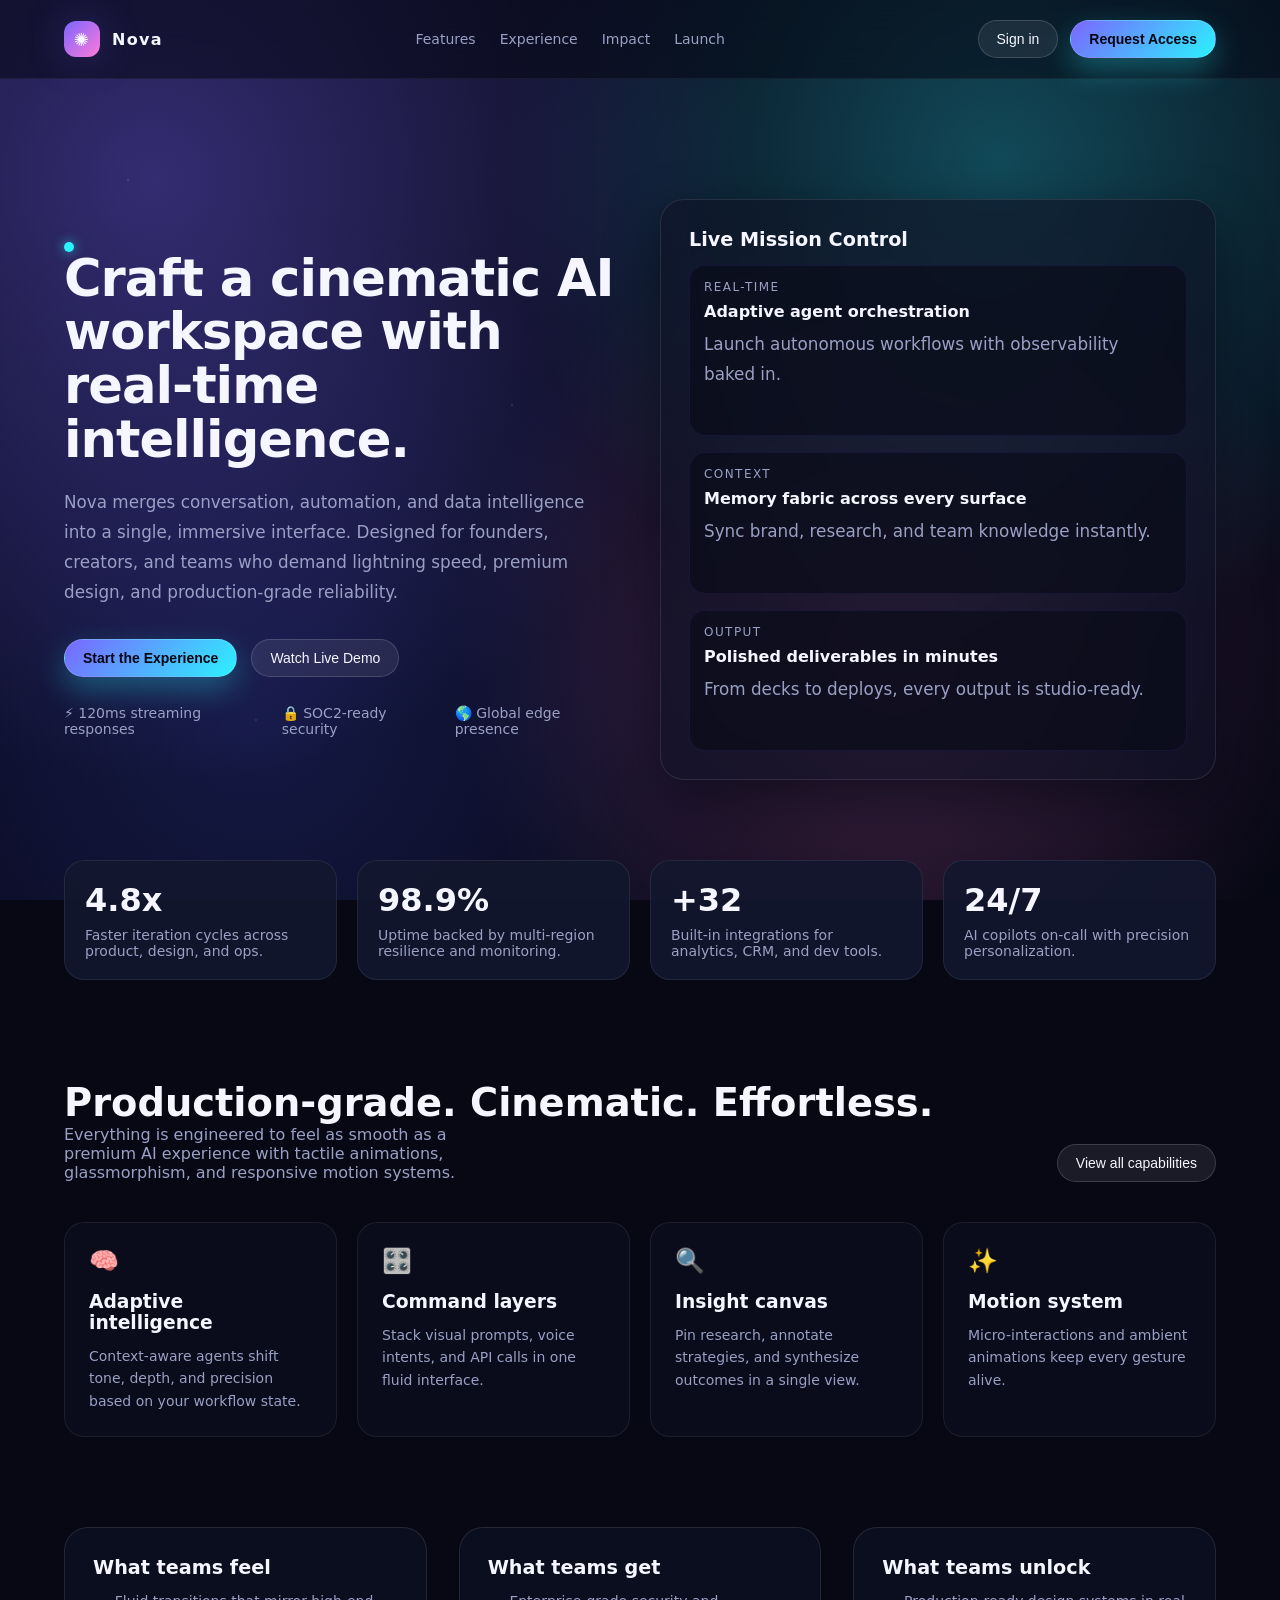
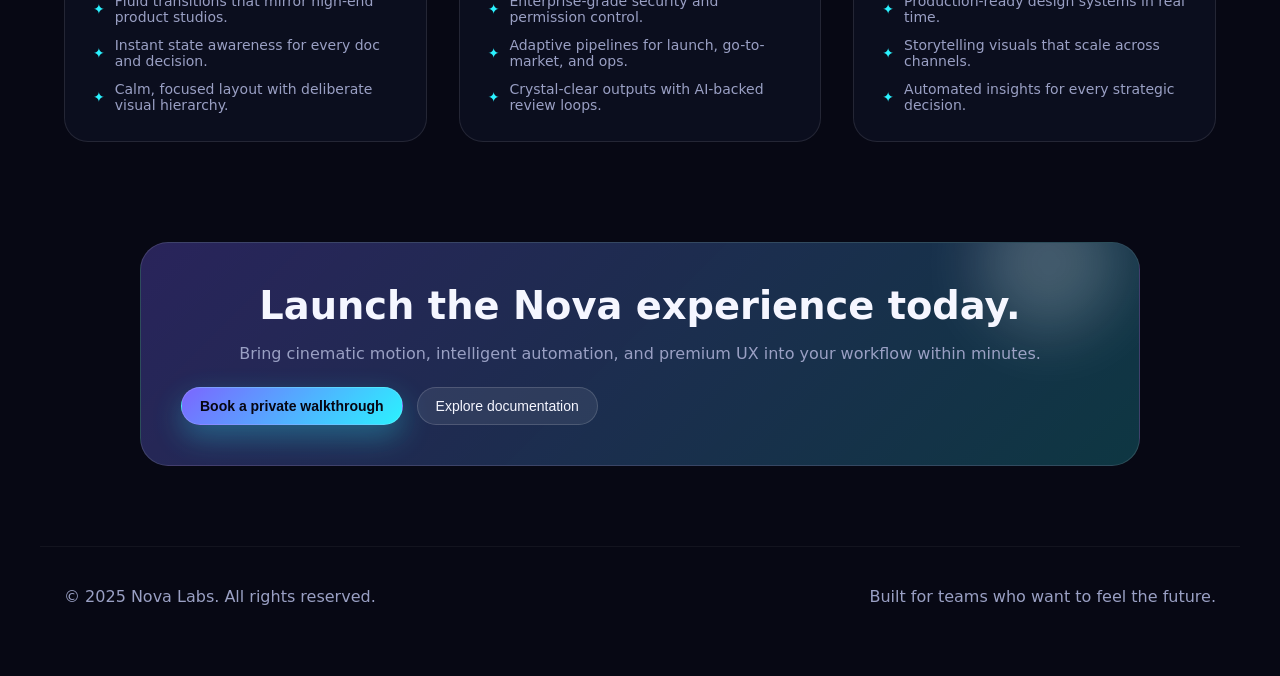
<file: index.html>
<!DOCTYPE html>
<html lang="en">
<head>
    <meta charset="utf-8" />
    <meta name="viewport" content="width=device-width, initial-scale=1" />
    <meta name="theme-color" content="#090b1a" />
    <title>Nova — A cinematic AI workspace</title>
    <meta name="description" content="A production-grade, animated landing experience inspired by modern AI products. Smooth gradients, glass surfaces, and immersive motion." />
    <style>
        :root {
            color-scheme: dark;
            --bg: #070814;
            --panel: rgba(16, 19, 38, 0.62);
            --panel-strong: rgba(19, 23, 46, 0.92);
            --text: #f5f6ff;
            --muted: #9aa0c4;
            --accent: #7b66ff;
            --accent-2: #2bf2ff;
            --accent-3: #ff7ad9;
            --glow: 0 0 40px rgba(123, 102, 255, 0.25);
        }

        * {
            box-sizing: border-box;
            margin: 0;
            padding: 0;
        }

        body {
            font-family: "Inter", "Segoe UI", system-ui, -apple-system, sans-serif;
            background: var(--bg);
            color: var(--text);
            min-height: 100vh;
            overflow-x: hidden;
        }

        a {
            color: inherit;
            text-decoration: none;
        }

        .background {
            position: fixed;
            inset: 0;
            pointer-events: none;
            z-index: 0;
            background:
                radial-gradient(circle at 12% 20%, rgba(123, 102, 255, 0.38), transparent 45%),
                radial-gradient(circle at 78% 18%, rgba(43, 242, 255, 0.28), transparent 40%),
                radial-gradient(circle at 70% 72%, rgba(255, 122, 217, 0.25), transparent 40%),
                radial-gradient(circle at 20% 80%, rgba(72, 92, 255, 0.2), transparent 40%),
                linear-gradient(140deg, rgba(9, 10, 30, 0.95), rgba(7, 8, 20, 0.95));
            animation: hueShift 18s ease-in-out infinite;
        }

        .stars {
            position: absolute;
            inset: 0;
            background-image:
                radial-gradient(1px 1px at 10% 20%, rgba(255, 255, 255, 0.6) 0, transparent 100%),
                radial-gradient(1px 1px at 20% 80%, rgba(255, 255, 255, 0.5) 0, transparent 100%),
                radial-gradient(1px 1px at 80% 30%, rgba(255, 255, 255, 0.6) 0, transparent 100%),
                radial-gradient(1px 1px at 60% 65%, rgba(255, 255, 255, 0.5) 0, transparent 100%),
                radial-gradient(1px 1px at 40% 45%, rgba(255, 255, 255, 0.55) 0, transparent 100%);
            opacity: 0.6;
            animation: twinkle 6s ease-in-out infinite alternate;
        }

        .page {
            position: relative;
            z-index: 1;
        }

        .nav {
            position: sticky;
            top: 0;
            z-index: 10;
            backdrop-filter: blur(18px);
            background: rgba(7, 8, 20, 0.55);
            border-bottom: 1px solid rgba(255, 255, 255, 0.05);
        }

        .nav-content {
            max-width: 1200px;
            margin: 0 auto;
            padding: 20px 24px;
            display: flex;
            align-items: center;
            justify-content: space-between;
        }

        .logo {
            display: flex;
            gap: 12px;
            align-items: center;
            font-weight: 600;
            letter-spacing: 0.08em;
        }

        .logo-badge {
            width: 36px;
            height: 36px;
            border-radius: 12px;
            background: linear-gradient(135deg, var(--accent), var(--accent-3));
            display: grid;
            place-items: center;
            box-shadow: var(--glow);
        }

        .logo-badge span {
            font-size: 18px;
        }

        .nav-links {
            display: flex;
            gap: 24px;
            font-size: 14px;
            color: var(--muted);
        }

        .nav-links a {
            transition: color 0.3s ease;
        }

        .nav-links a:hover {
            color: var(--text);
        }

        .nav-cta {
            display: flex;
            gap: 12px;
            align-items: center;
        }

        .btn {
            padding: 10px 18px;
            border-radius: 999px;
            border: 1px solid rgba(255, 255, 255, 0.15);
            background: rgba(255, 255, 255, 0.08);
            color: var(--text);
            font-size: 14px;
            cursor: pointer;
            transition: transform 0.3s ease, box-shadow 0.3s ease, background 0.3s ease;
        }

        .btn-primary {
            background: linear-gradient(135deg, var(--accent), var(--accent-2));
            color: #060612;
            font-weight: 600;
            box-shadow: 0 12px 30px rgba(43, 242, 255, 0.3);
        }

        .btn:hover {
            transform: translateY(-2px);
            box-shadow: 0 10px 20px rgba(0, 0, 0, 0.35);
        }

        .hero {
            max-width: 1200px;
            margin: 0 auto;
            padding: 120px 24px 80px;
            display: grid;
            grid-template-columns: repeat(auto-fit, minmax(280px, 1fr));
            gap: 40px;
            align-items: center;
        }

        .hero h1 {
            font-size: clamp(2.6rem, 4vw, 4.6rem);
            line-height: 1.05;
            margin-bottom: 20px;
            letter-spacing: -0.02em;
        }

        .hero p {
            color: var(--muted);
            font-size: 1.05rem;
            line-height: 1.8;
            margin-bottom: 32px;
        }

        .hero-actions {
            display: flex;
            flex-wrap: wrap;
            gap: 14px;
        }

        .hero-meta {
            display: flex;
            gap: 16px;
            margin-top: 28px;
            color: var(--muted);
            font-size: 14px;
        }

        .hero-card {
            position: relative;
            background: var(--panel);
            border: 1px solid rgba(255, 255, 255, 0.1);
            border-radius: 24px;
            padding: 28px;
            backdrop-filter: blur(20px);
            box-shadow: 0 20px 50px rgba(5, 8, 20, 0.6);
            overflow: hidden;
        }

        .hero-card::before {
            content: "";
            position: absolute;
            inset: -60% 10% auto auto;
            width: 220px;
            height: 220px;
            background: radial-gradient(circle, rgba(123, 102, 255, 0.7), transparent 70%);
            opacity: 0.55;
            filter: blur(10px);
            animation: pulse 5s ease-in-out infinite;
        }

        .hero-card h2 {
            font-size: 1.2rem;
            margin-bottom: 14px;
        }

        .hero-card .timeline {
            display: grid;
            gap: 16px;
        }

        .timeline-item {
            display: grid;
            gap: 8px;
            padding: 14px;
            border-radius: 16px;
            background: rgba(10, 12, 26, 0.7);
            border: 1px solid rgba(123, 102, 255, 0.1);
            position: relative;
            overflow: hidden;
        }

        .timeline-item::after {
            content: "";
            position: absolute;
            inset: 0;
            background: linear-gradient(120deg, transparent, rgba(123, 102, 255, 0.15), transparent);
            transform: translateX(-100%);
            animation: shimmer 4s ease-in-out infinite;
        }

        .timeline-item span {
            font-size: 12px;
            letter-spacing: 0.12em;
            text-transform: uppercase;
            color: var(--muted);
        }

        .timeline-item strong {
            font-size: 16px;
        }

        .metrics {
            max-width: 1200px;
            margin: 0 auto;
            padding: 0 24px 80px;
            display: grid;
            grid-template-columns: repeat(auto-fit, minmax(220px, 1fr));
            gap: 20px;
        }

        .metric-card {
            background: var(--panel-strong);
            border-radius: 20px;
            padding: 20px;
            border: 1px solid rgba(255, 255, 255, 0.08);
            position: relative;
            overflow: hidden;
        }

        .metric-card::before {
            content: "";
            position: absolute;
            inset: 0;
            background: radial-gradient(circle at 20% 0%, rgba(43, 242, 255, 0.2), transparent 60%);
            opacity: 0;
            transition: opacity 0.4s ease;
        }

        .metric-card:hover::before {
            opacity: 1;
        }

        .metric-card h3 {
            font-size: 2rem;
            margin-bottom: 8px;
        }

        .metric-card p {
            color: var(--muted);
            font-size: 14px;
        }

        .features {
            max-width: 1200px;
            margin: 0 auto;
            padding: 20px 24px 90px;
        }

        .features-header {
            display: flex;
            justify-content: space-between;
            align-items: flex-end;
            gap: 20px;
            margin-bottom: 40px;
        }

        .features-header h2 {
            font-size: clamp(1.8rem, 3vw, 3rem);
        }

        .features-header p {
            color: var(--muted);
            max-width: 420px;
        }

        .feature-grid {
            display: grid;
            grid-template-columns: repeat(auto-fit, minmax(240px, 1fr));
            gap: 20px;
        }

        .feature-card {
            padding: 24px;
            border-radius: 20px;
            background: rgba(12, 14, 30, 0.7);
            border: 1px solid rgba(255, 255, 255, 0.08);
            transition: transform 0.3s ease, border 0.3s ease;
        }

        .feature-card:hover {
            transform: translateY(-6px);
            border-color: rgba(123, 102, 255, 0.5);
        }

        .feature-card span {
            font-size: 24px;
        }

        .feature-card h3 {
            margin: 16px 0 12px;
        }

        .feature-card p {
            color: var(--muted);
            line-height: 1.6;
            font-size: 14px;
        }

        .experience {
            max-width: 1200px;
            margin: 0 auto;
            padding: 0 24px 100px;
            display: grid;
            grid-template-columns: repeat(auto-fit, minmax(280px, 1fr));
            gap: 32px;
        }

        .experience-panel {
            background: var(--panel);
            border-radius: 24px;
            padding: 28px;
            border: 1px solid rgba(255, 255, 255, 0.1);
            position: relative;
        }

        .experience-panel h3 {
            font-size: 1.2rem;
            margin-bottom: 14px;
        }

        .experience-panel ul {
            list-style: none;
            display: grid;
            gap: 12px;
            color: var(--muted);
            font-size: 14px;
        }

        .experience-panel li {
            display: flex;
            gap: 10px;
            align-items: center;
        }

        .experience-panel li::before {
            content: "✦";
            color: var(--accent-2);
        }

        .cta {
            max-width: 1000px;
            margin: 0 auto 80px;
            padding: 40px;
            border-radius: 28px;
            background: linear-gradient(135deg, rgba(123, 102, 255, 0.3), rgba(43, 242, 255, 0.2));
            border: 1px solid rgba(255, 255, 255, 0.12);
            text-align: center;
            position: relative;
            overflow: hidden;
        }

        .cta::after {
            content: "";
            position: absolute;
            width: 140px;
            height: 140px;
            border-radius: 50%;
            background: rgba(255, 255, 255, 0.2);
            top: -50px;
            right: 20px;
            filter: blur(30px);
        }

        .cta h2 {
            font-size: clamp(1.8rem, 3vw, 2.6rem);
            margin-bottom: 16px;
        }

        .cta p {
            color: var(--muted);
            margin-bottom: 24px;
        }

        footer {
            padding: 40px 24px;
            border-top: 1px solid rgba(255, 255, 255, 0.05);
            color: var(--muted);
            display: flex;
            flex-wrap: wrap;
            justify-content: space-between;
            gap: 12px;
            max-width: 1200px;
            margin: 0 auto 30px;
        }

        .pulse-dot {
            width: 10px;
            height: 10px;
            background: var(--accent-2);
            border-radius: 50%;
            box-shadow: 0 0 12px rgba(43, 242, 255, 0.7);
            animation: pulseDot 1.8s infinite;
        }

        @keyframes hueShift {
            0%, 100% {
                filter: hue-rotate(0deg);
            }
            50% {
                filter: hue-rotate(30deg);
            }
        }

        @keyframes pulse {
            0%, 100% {
                transform: scale(1);
                opacity: 0.4;
            }
            50% {
                transform: scale(1.1);
                opacity: 0.8;
            }
        }

        @keyframes twinkle {
            0% {
                opacity: 0.4;
            }
            100% {
                opacity: 0.9;
            }
        }

        @keyframes shimmer {
            0% {
                transform: translateX(-120%);
            }
            60% {
                transform: translateX(120%);
            }
            100% {
                transform: translateX(120%);
            }
        }

        @keyframes pulseDot {
            0%, 100% {
                transform: scale(1);
            }
            50% {
                transform: scale(1.6);
            }
        }

        @media (max-width: 760px) {
            .nav-links {
                display: none;
            }

            .hero {
                padding-top: 80px;
            }

            .hero-meta {
                flex-direction: column;
                align-items: flex-start;
            }

            .features-header {
                flex-direction: column;
                align-items: flex-start;
            }

            footer {
                flex-direction: column;
                align-items: flex-start;
            }
        }
    </style>
</head>
<body>
    <div class="background">
        <div class="stars"></div>
    </div>

    <div class="page">
        <nav class="nav">
            <div class="nav-content">
                <div class="logo">
                    <div class="logo-badge"><span>✺</span></div>
                    <span>Nova</span>
                </div>
                <div class="nav-links">
                    <a href="#features">Features</a>
                    <a href="#experience">Experience</a>
                    <a href="#metrics">Impact</a>
                    <a href="#launch">Launch</a>
                </div>
                <div class="nav-cta">
                    <button class="btn">Sign in</button>
                    <button class="btn btn-primary">Request Access</button>
                </div>
            </div>
        </nav>

        <section class="hero">
            <div>
                <div class="pulse-dot"></div>
                <h1>Craft a cinematic AI workspace with real-time intelligence.</h1>
                <p>
                    Nova merges conversation, automation, and data intelligence into a single, immersive interface.
                    Designed for founders, creators, and teams who demand lightning speed, premium design, and
                    production-grade reliability.
                </p>
                <div class="hero-actions">
                    <button class="btn btn-primary">Start the Experience</button>
                    <button class="btn">Watch Live Demo</button>
                </div>
                <div class="hero-meta">
                    <span>⚡ 120ms streaming responses</span>
                    <span>🔒 SOC2-ready security</span>
                    <span>🌎 Global edge presence</span>
                </div>
            </div>
            <div class="hero-card">
                <h2>Live Mission Control</h2>
                <div class="timeline">
                    <div class="timeline-item">
                        <span>REAL-TIME</span>
                        <strong>Adaptive agent orchestration</strong>
                        <p>Launch autonomous workflows with observability baked in.</p>
                    </div>
                    <div class="timeline-item">
                        <span>CONTEXT</span>
                        <strong>Memory fabric across every surface</strong>
                        <p>Sync brand, research, and team knowledge instantly.</p>
                    </div>
                    <div class="timeline-item">
                        <span>OUTPUT</span>
                        <strong>Polished deliverables in minutes</strong>
                        <p>From decks to deploys, every output is studio-ready.</p>
                    </div>
                </div>
            </div>
        </section>

        <section class="metrics" id="metrics">
            <div class="metric-card">
                <h3>4.8x</h3>
                <p>Faster iteration cycles across product, design, and ops.</p>
            </div>
            <div class="metric-card">
                <h3>98.9%</h3>
                <p>Uptime backed by multi-region resilience and monitoring.</p>
            </div>
            <div class="metric-card">
                <h3>+32</h3>
                <p>Built-in integrations for analytics, CRM, and dev tools.</p>
            </div>
            <div class="metric-card">
                <h3>24/7</h3>
                <p>AI copilots on-call with precision personalization.</p>
            </div>
        </section>

        <section class="features" id="features">
            <div class="features-header">
                <div>
                    <h2>Production-grade. Cinematic. Effortless.</h2>
                    <p>Everything is engineered to feel as smooth as a premium AI experience with tactile animations, glassmorphism, and responsive motion systems.</p>
                </div>
                <button class="btn">View all capabilities</button>
            </div>
            <div class="feature-grid">
                <div class="feature-card">
                    <span>🧠</span>
                    <h3>Adaptive intelligence</h3>
                    <p>Context-aware agents shift tone, depth, and precision based on your workflow state.</p>
                </div>
                <div class="feature-card">
                    <span>🎛️</span>
                    <h3>Command layers</h3>
                    <p>Stack visual prompts, voice intents, and API calls in one fluid interface.</p>
                </div>
                <div class="feature-card">
                    <span>🔍</span>
                    <h3>Insight canvas</h3>
                    <p>Pin research, annotate strategies, and synthesize outcomes in a single view.</p>
                </div>
                <div class="feature-card">
                    <span>✨</span>
                    <h3>Motion system</h3>
                    <p>Micro-interactions and ambient animations keep every gesture alive.</p>
                </div>
            </div>
        </section>

        <section class="experience" id="experience">
            <div class="experience-panel">
                <h3>What teams feel</h3>
                <ul>
                    <li>Fluid transitions that mirror high-end product studios.</li>
                    <li>Instant state awareness for every doc and decision.</li>
                    <li>Calm, focused layout with deliberate visual hierarchy.</li>
                </ul>
            </div>
            <div class="experience-panel">
                <h3>What teams get</h3>
                <ul>
                    <li>Enterprise-grade security and permission control.</li>
                    <li>Adaptive pipelines for launch, go-to-market, and ops.</li>
                    <li>Crystal-clear outputs with AI-backed review loops.</li>
                </ul>
            </div>
            <div class="experience-panel">
                <h3>What teams unlock</h3>
                <ul>
                    <li>Production-ready design systems in real time.</li>
                    <li>Storytelling visuals that scale across channels.</li>
                    <li>Automated insights for every strategic decision.</li>
                </ul>
            </div>
        </section>

        <section class="cta" id="launch">
            <h2>Launch the Nova experience today.</h2>
            <p>Bring cinematic motion, intelligent automation, and premium UX into your workflow within minutes.</p>
            <div class="hero-actions">
                <button class="btn btn-primary">Book a private walkthrough</button>
                <button class="btn">Explore documentation</button>
            </div>
        </section>

        <footer>
            <span>© 2025 Nova Labs. All rights reserved.</span>
            <span>Built for teams who want to feel the future.</span>
        </footer>
    </div>
</body>
</html>
</file>
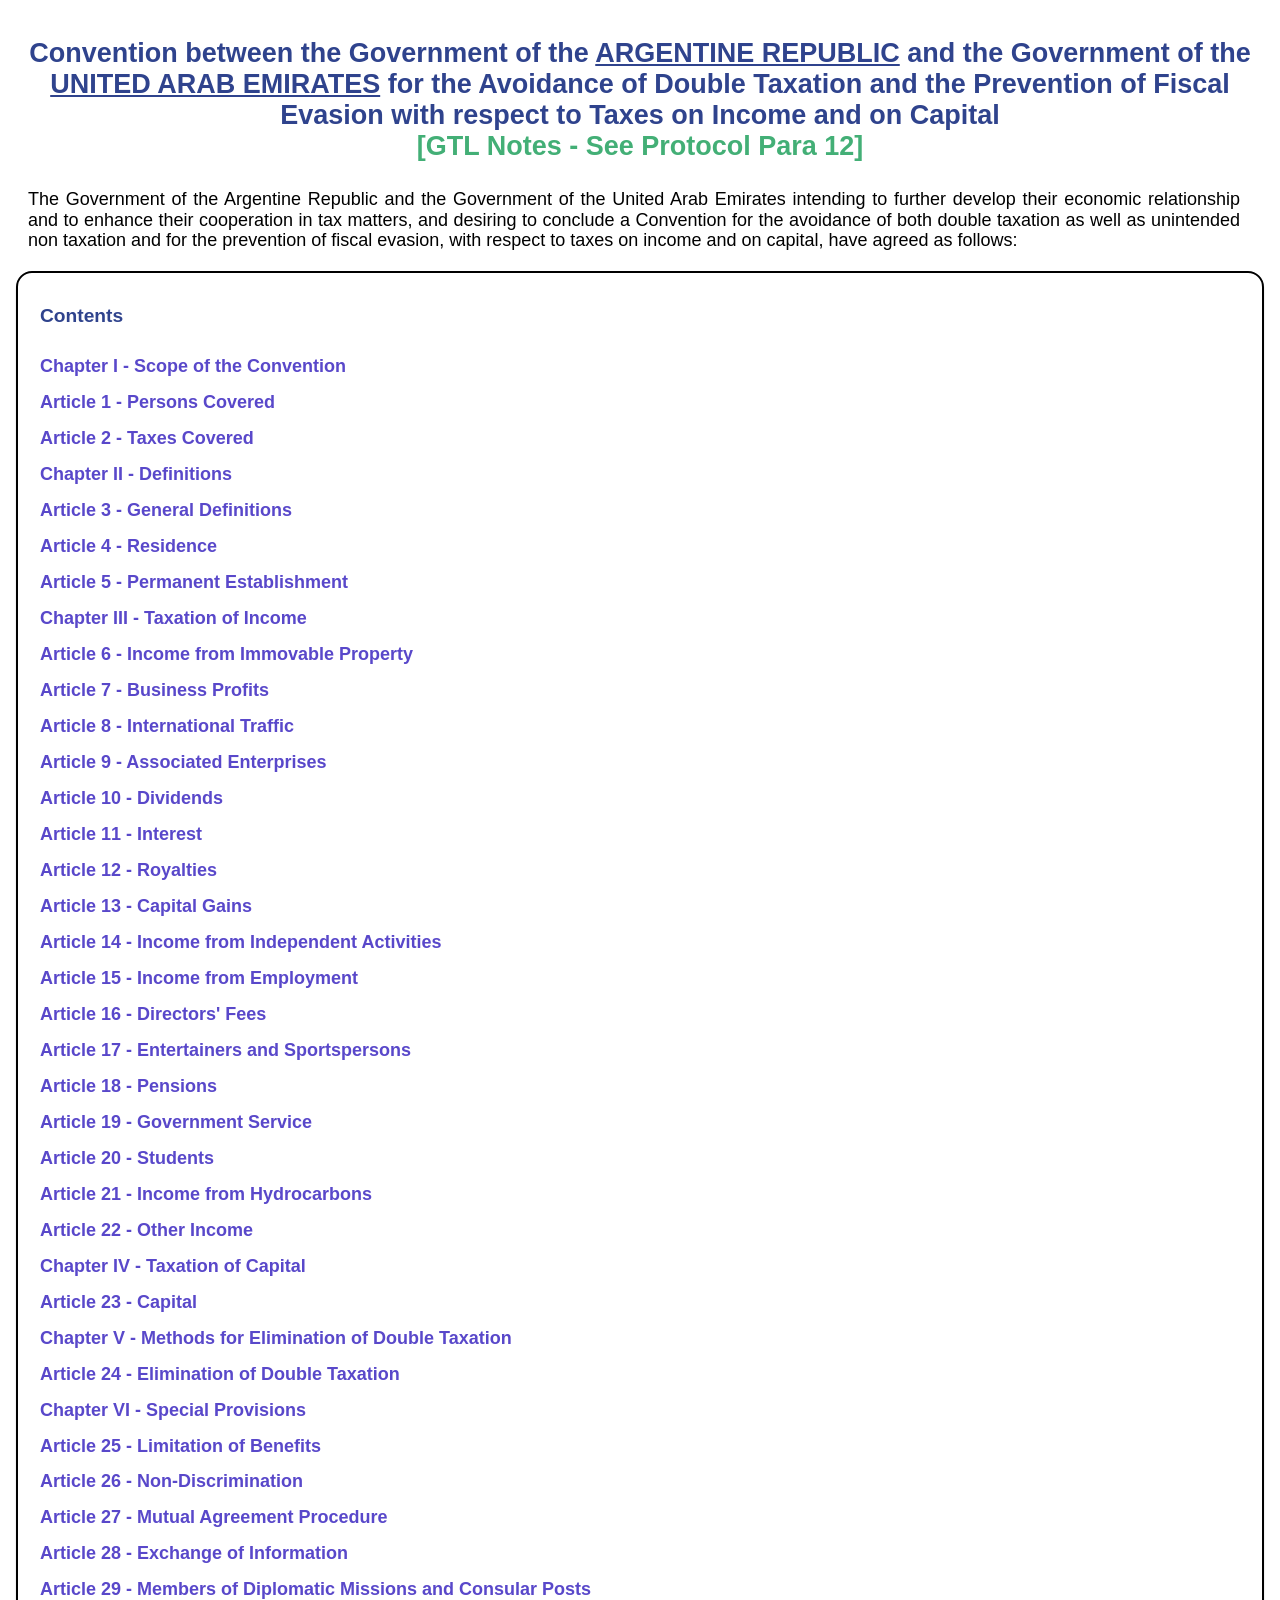
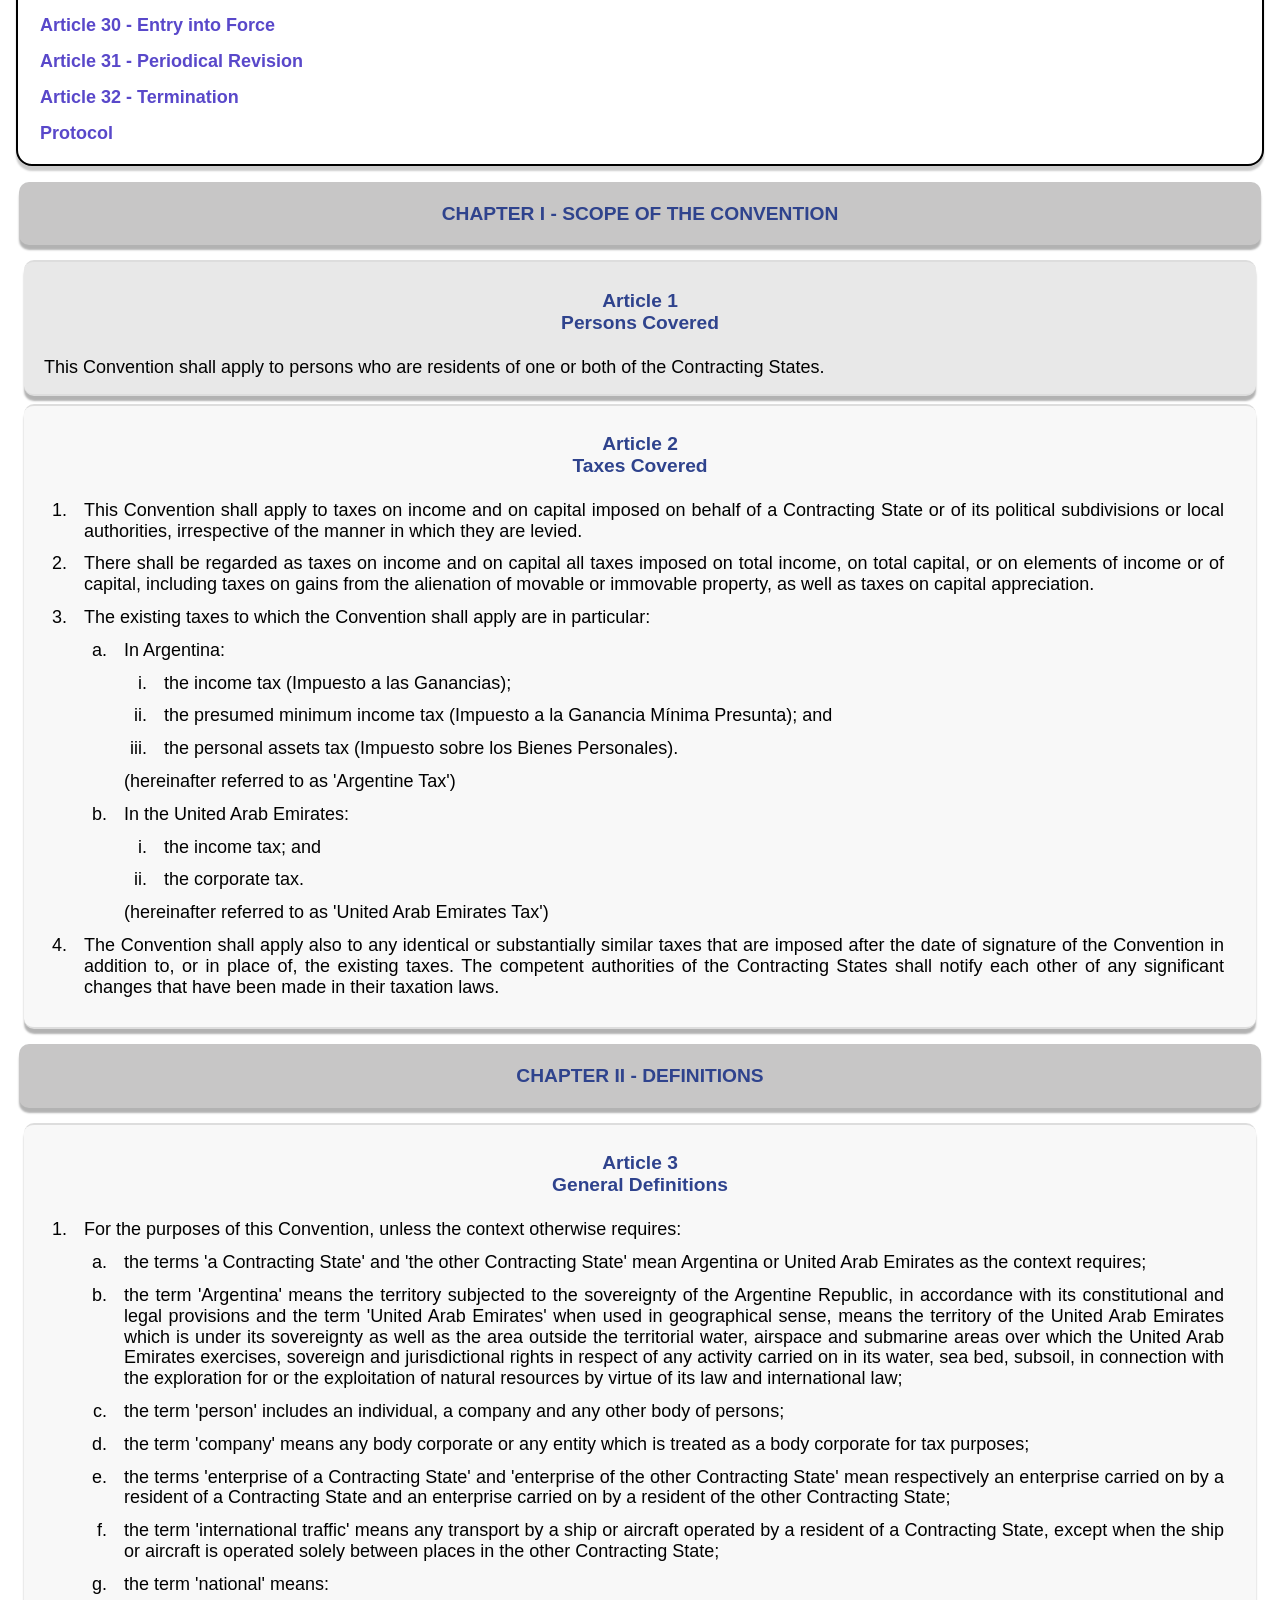
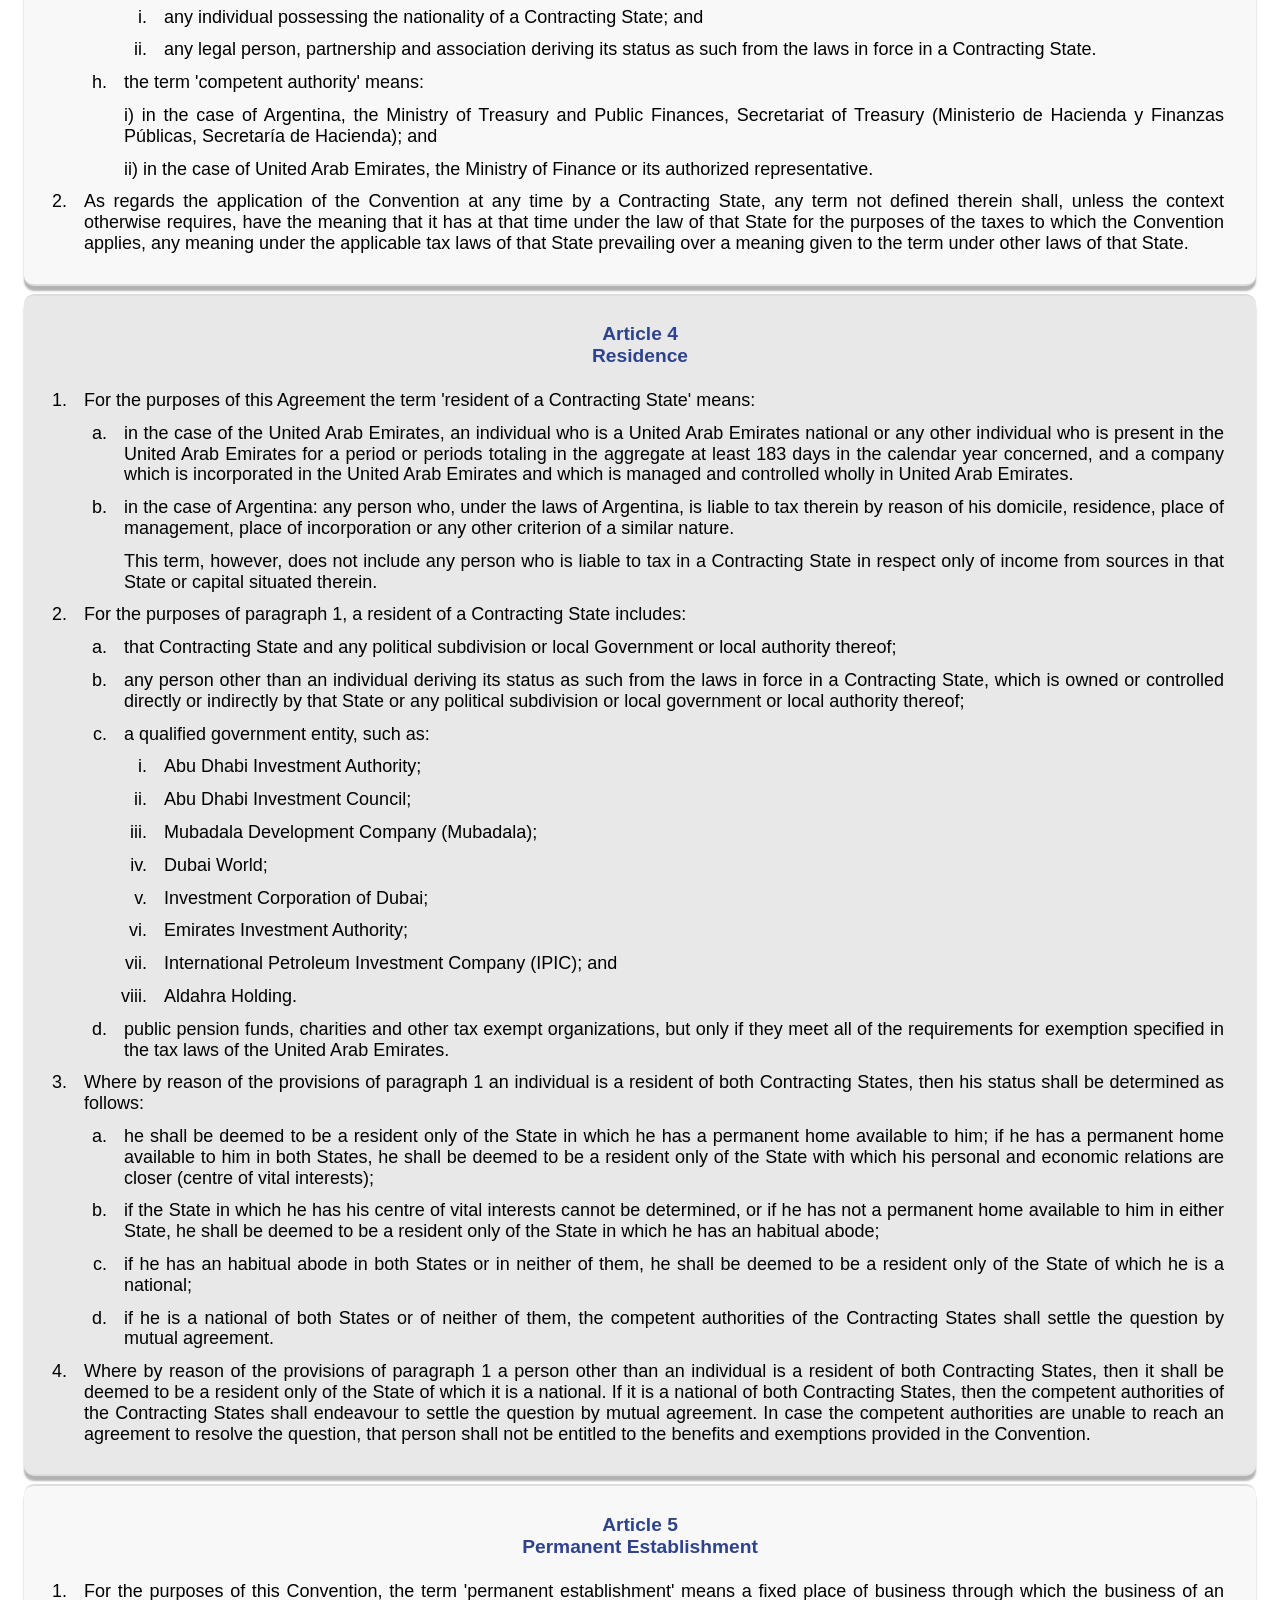
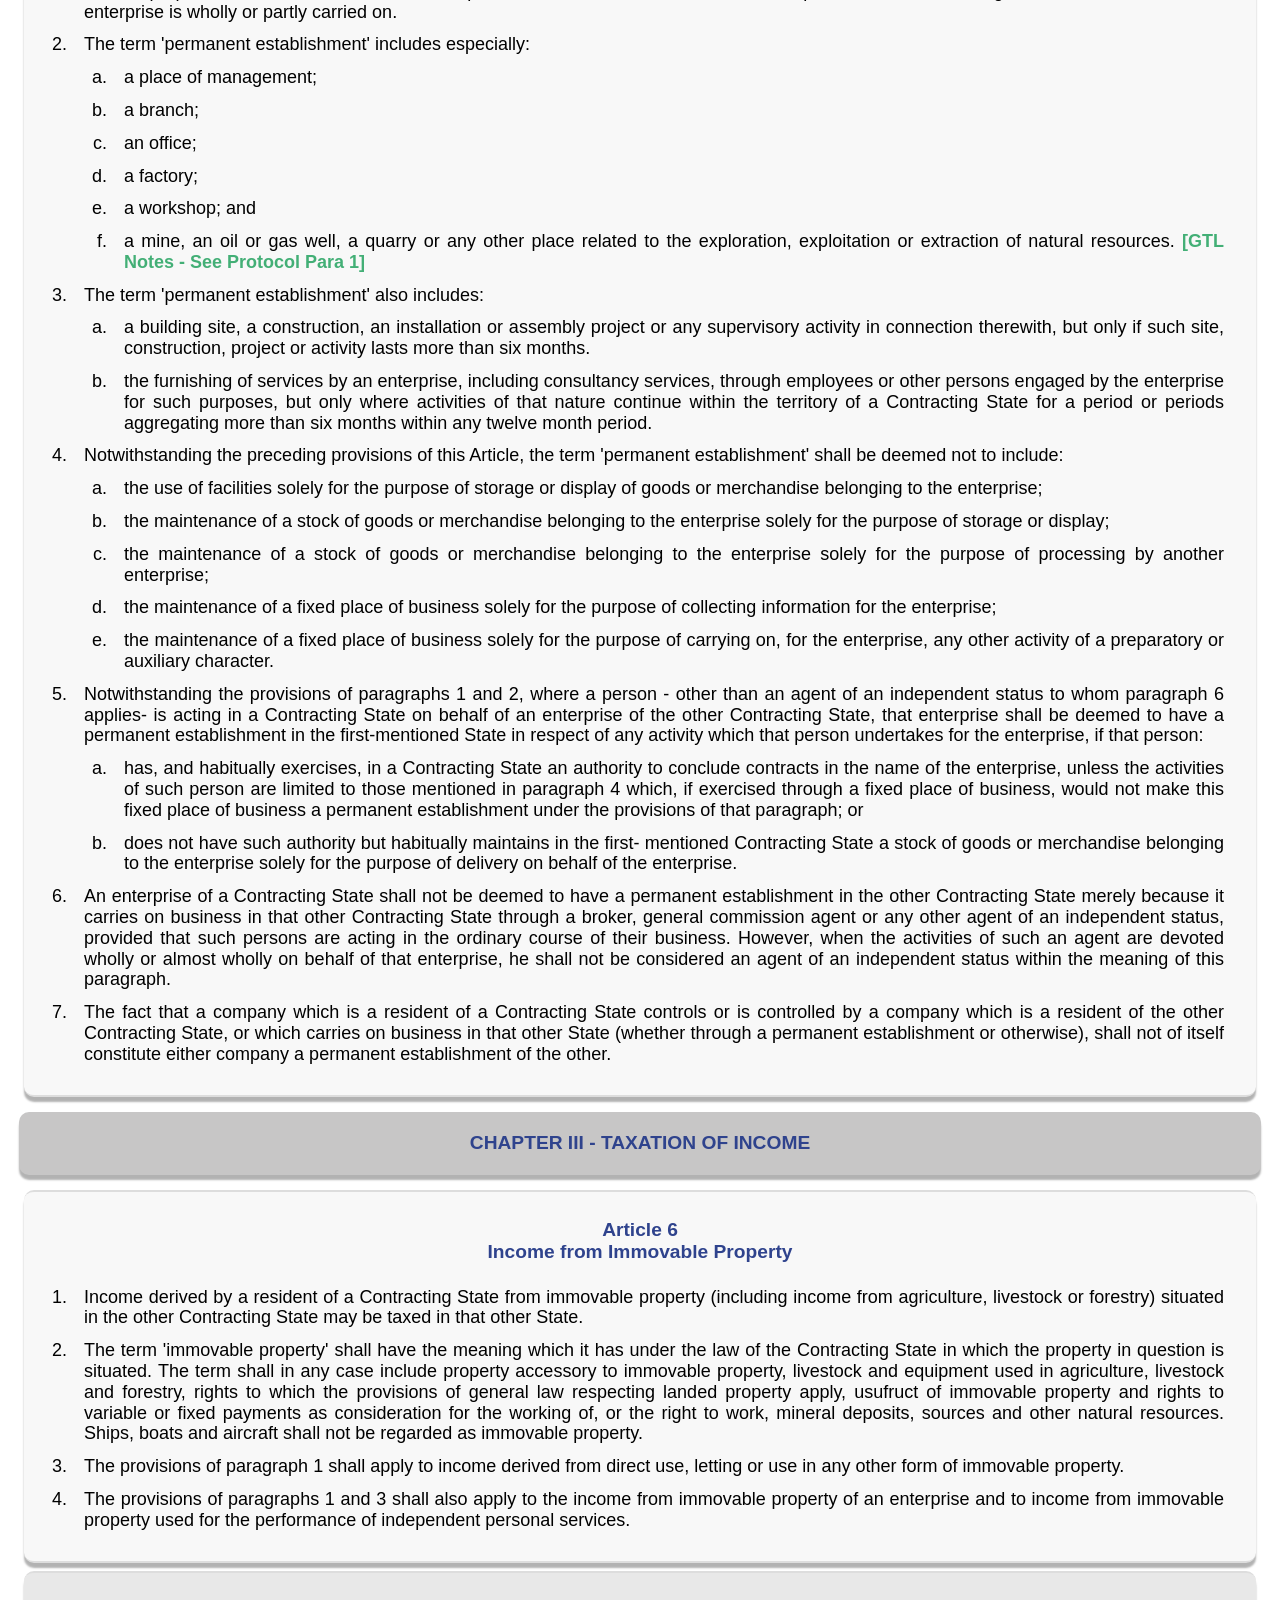
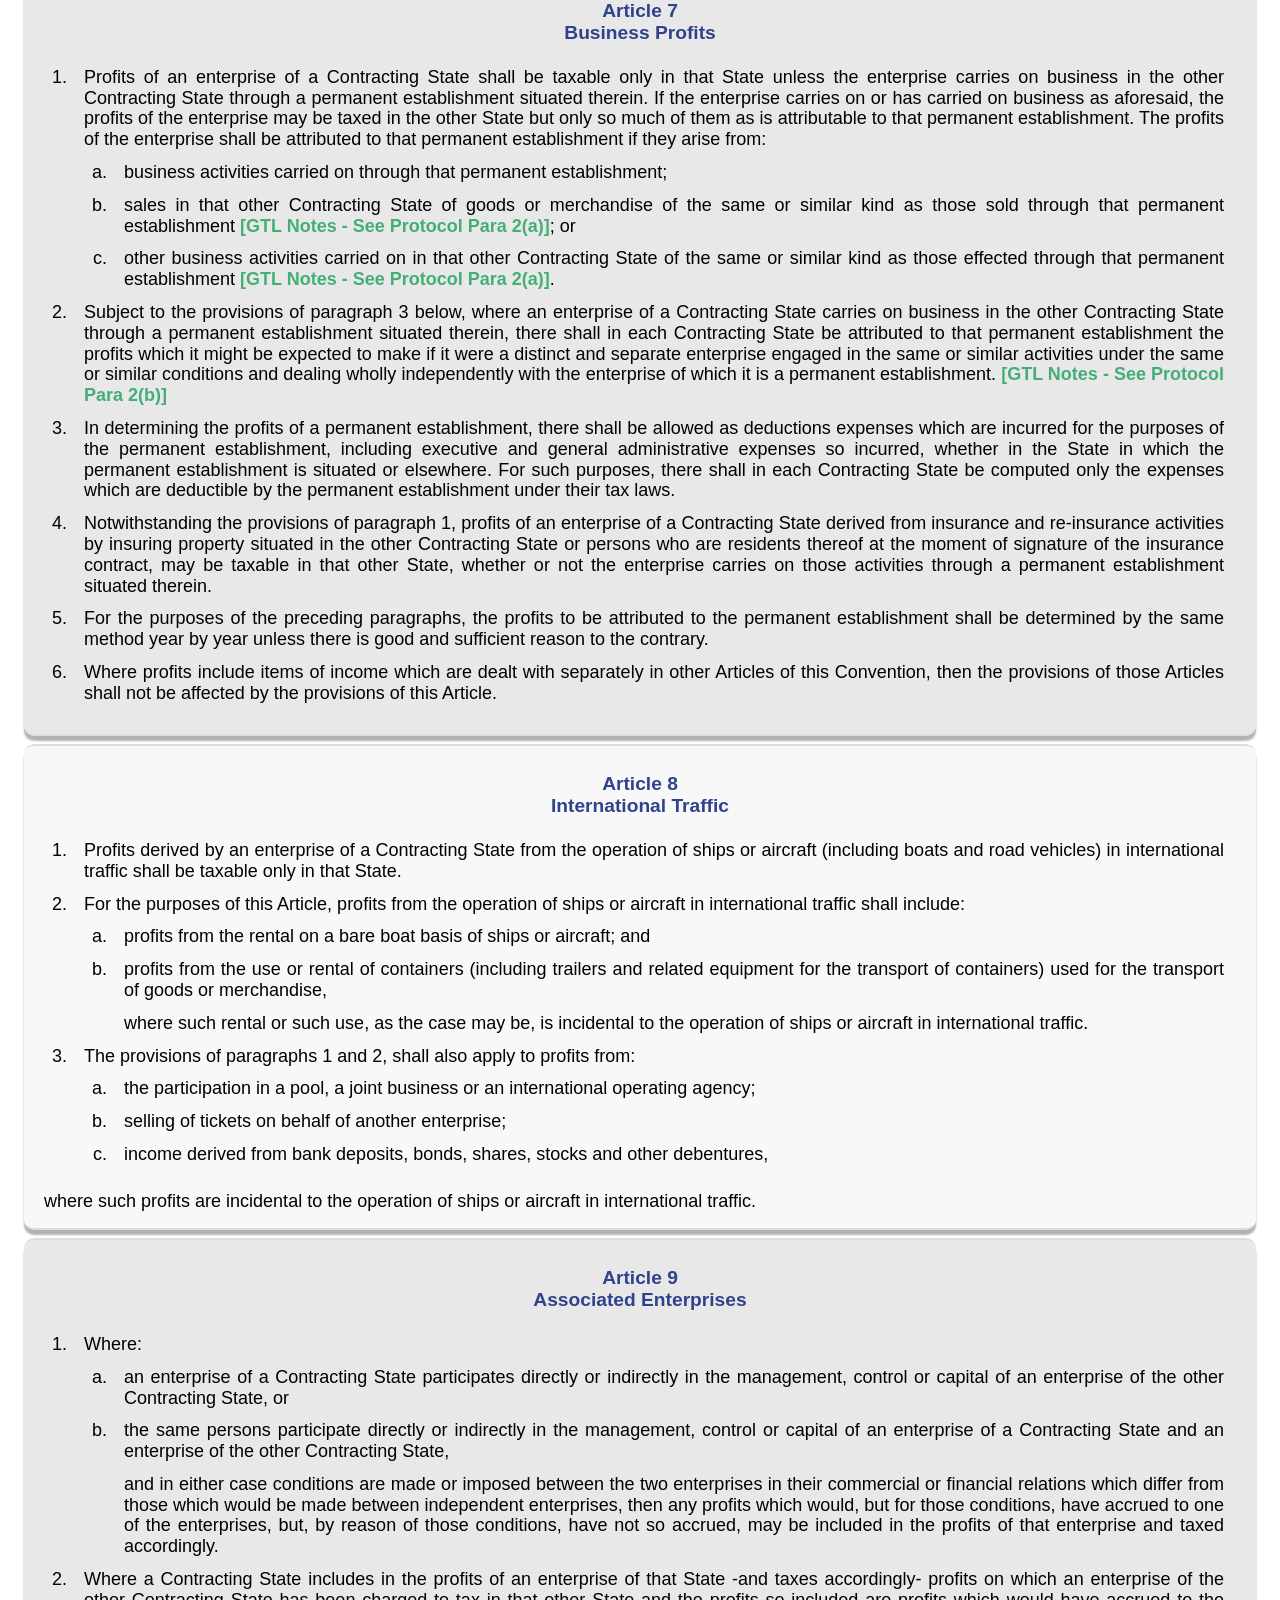
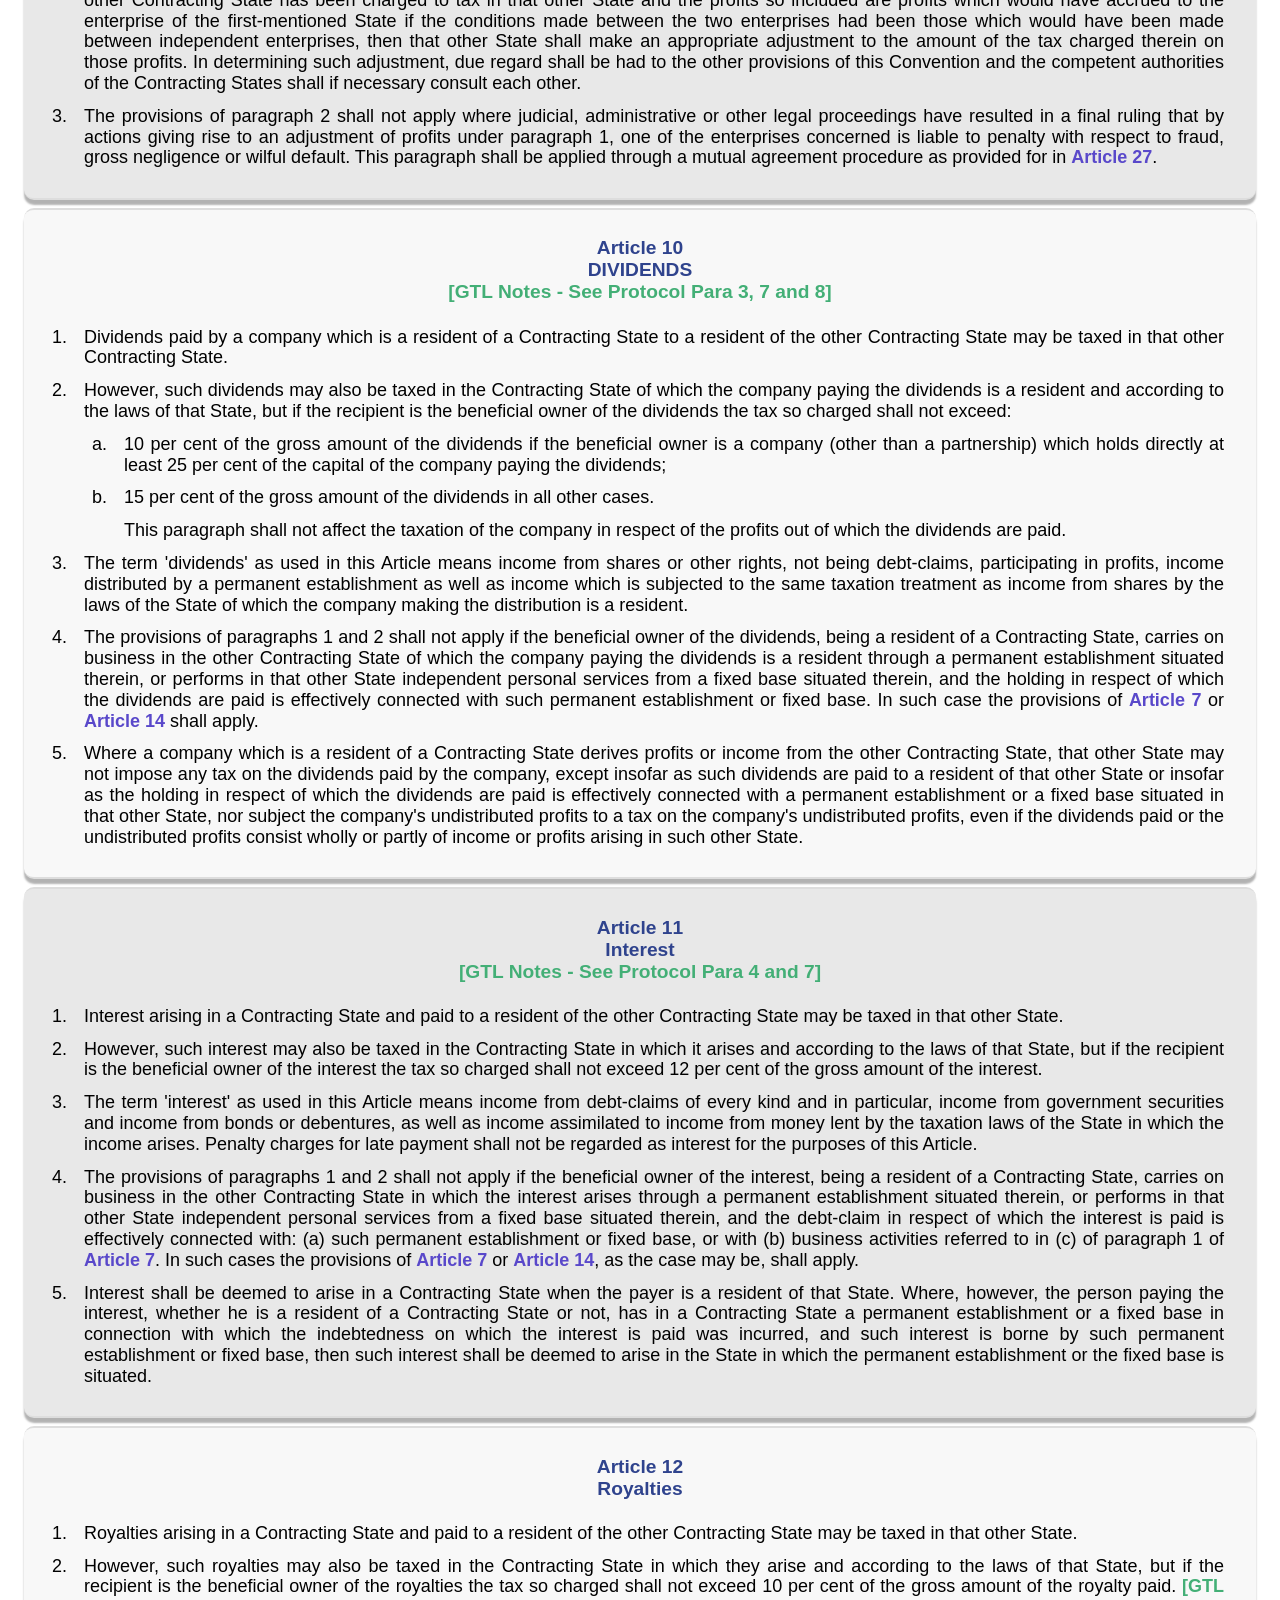
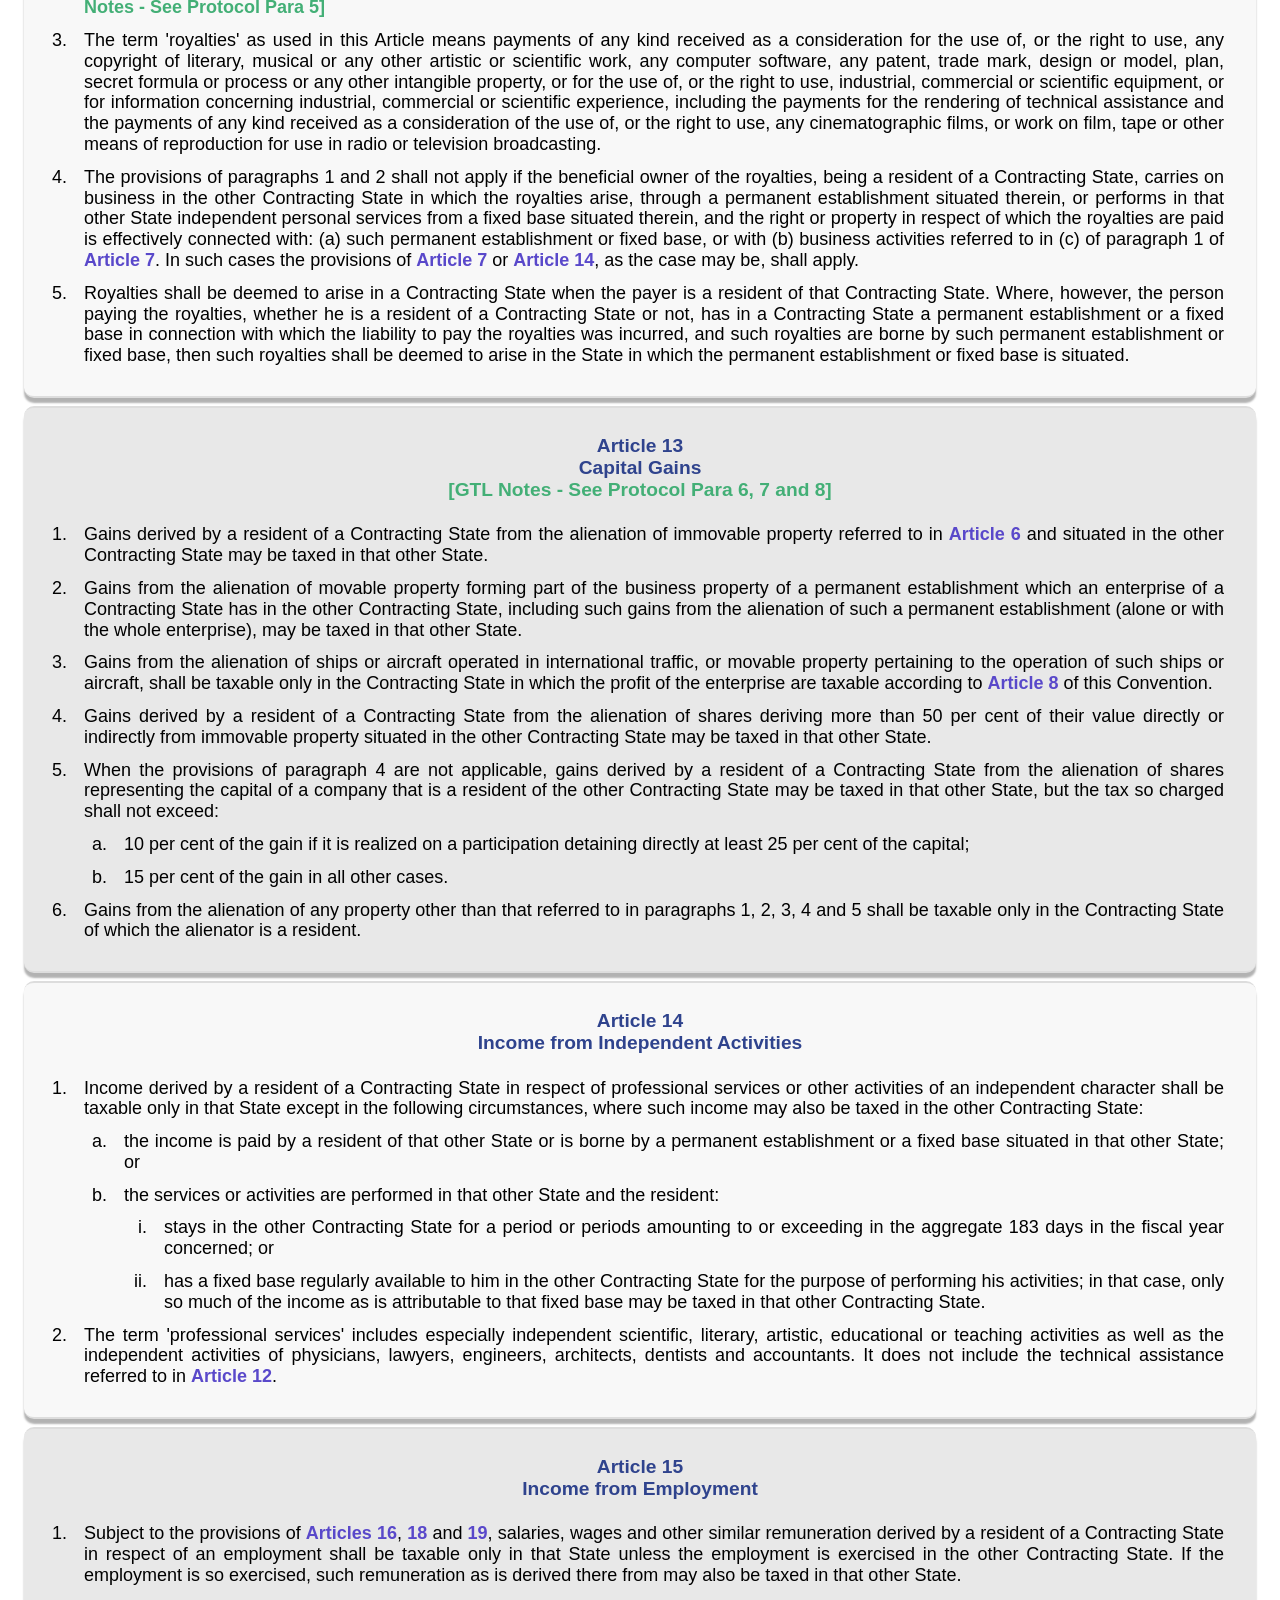
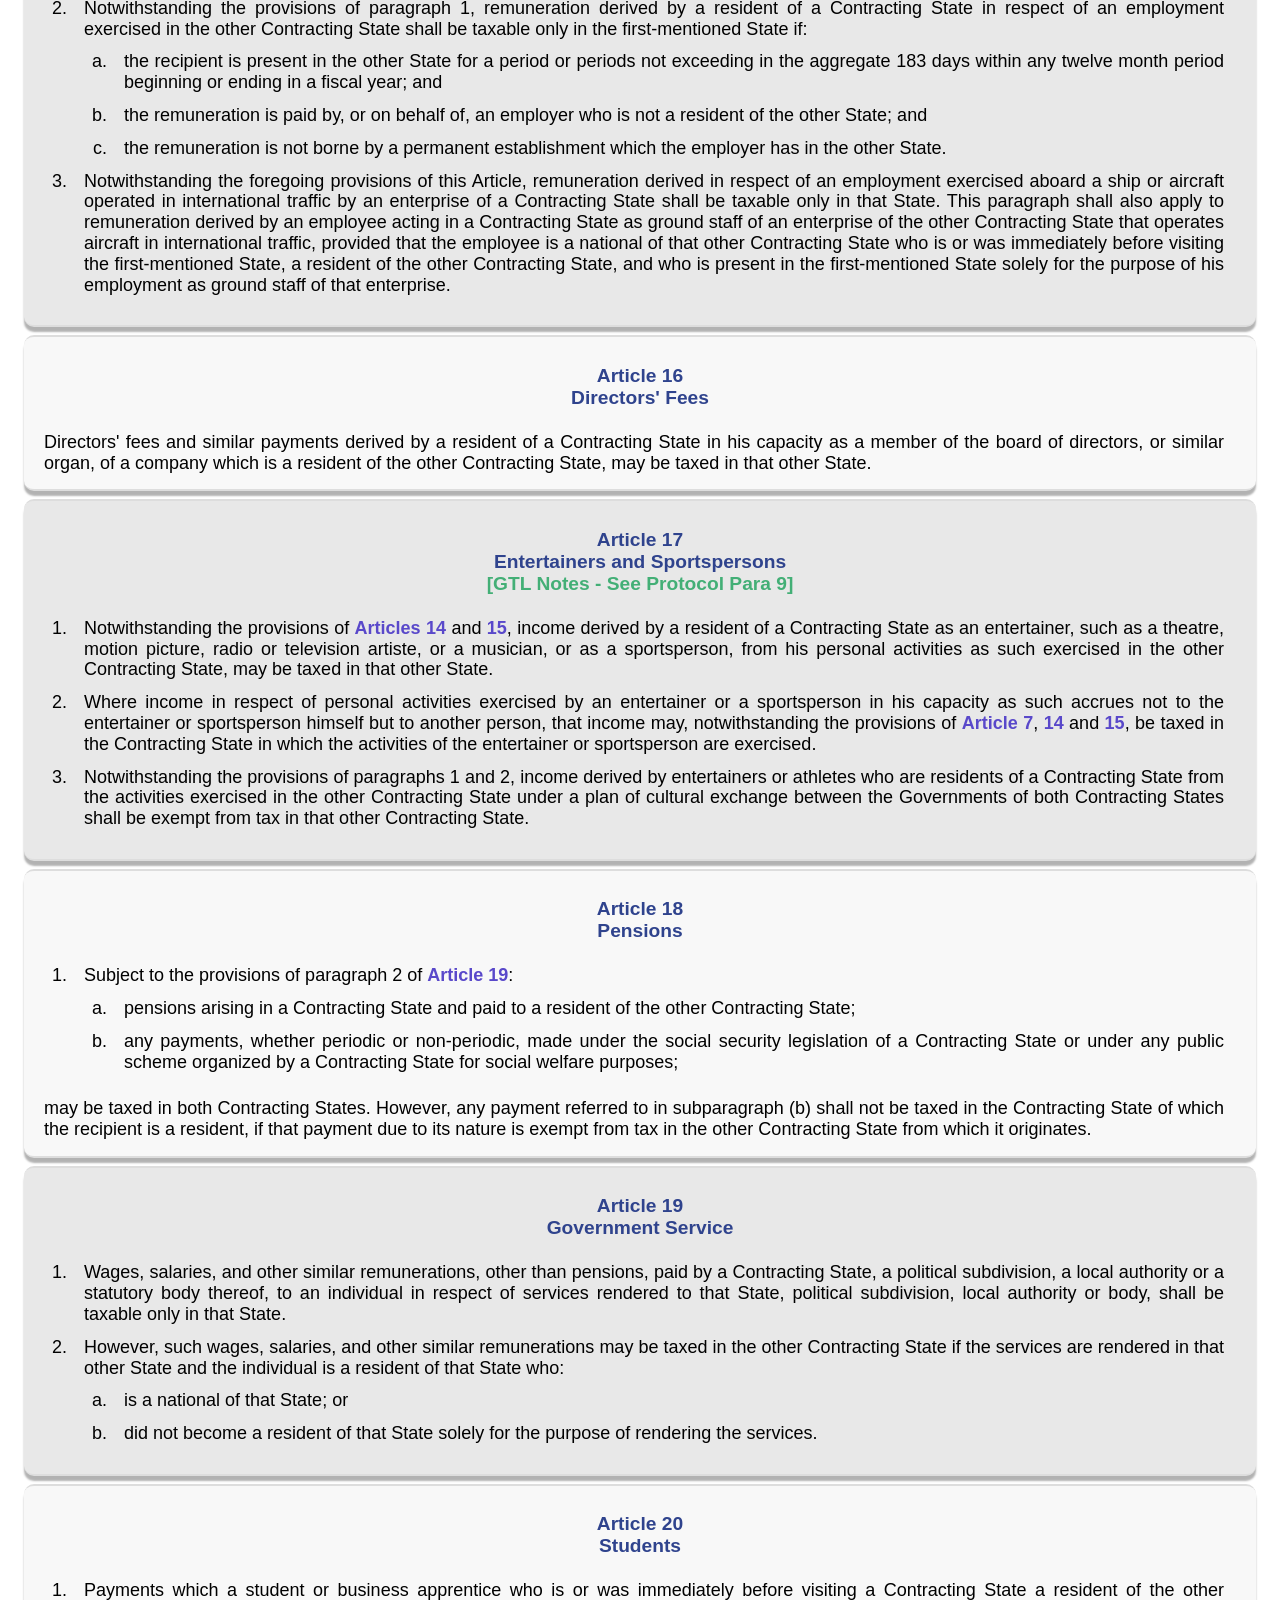
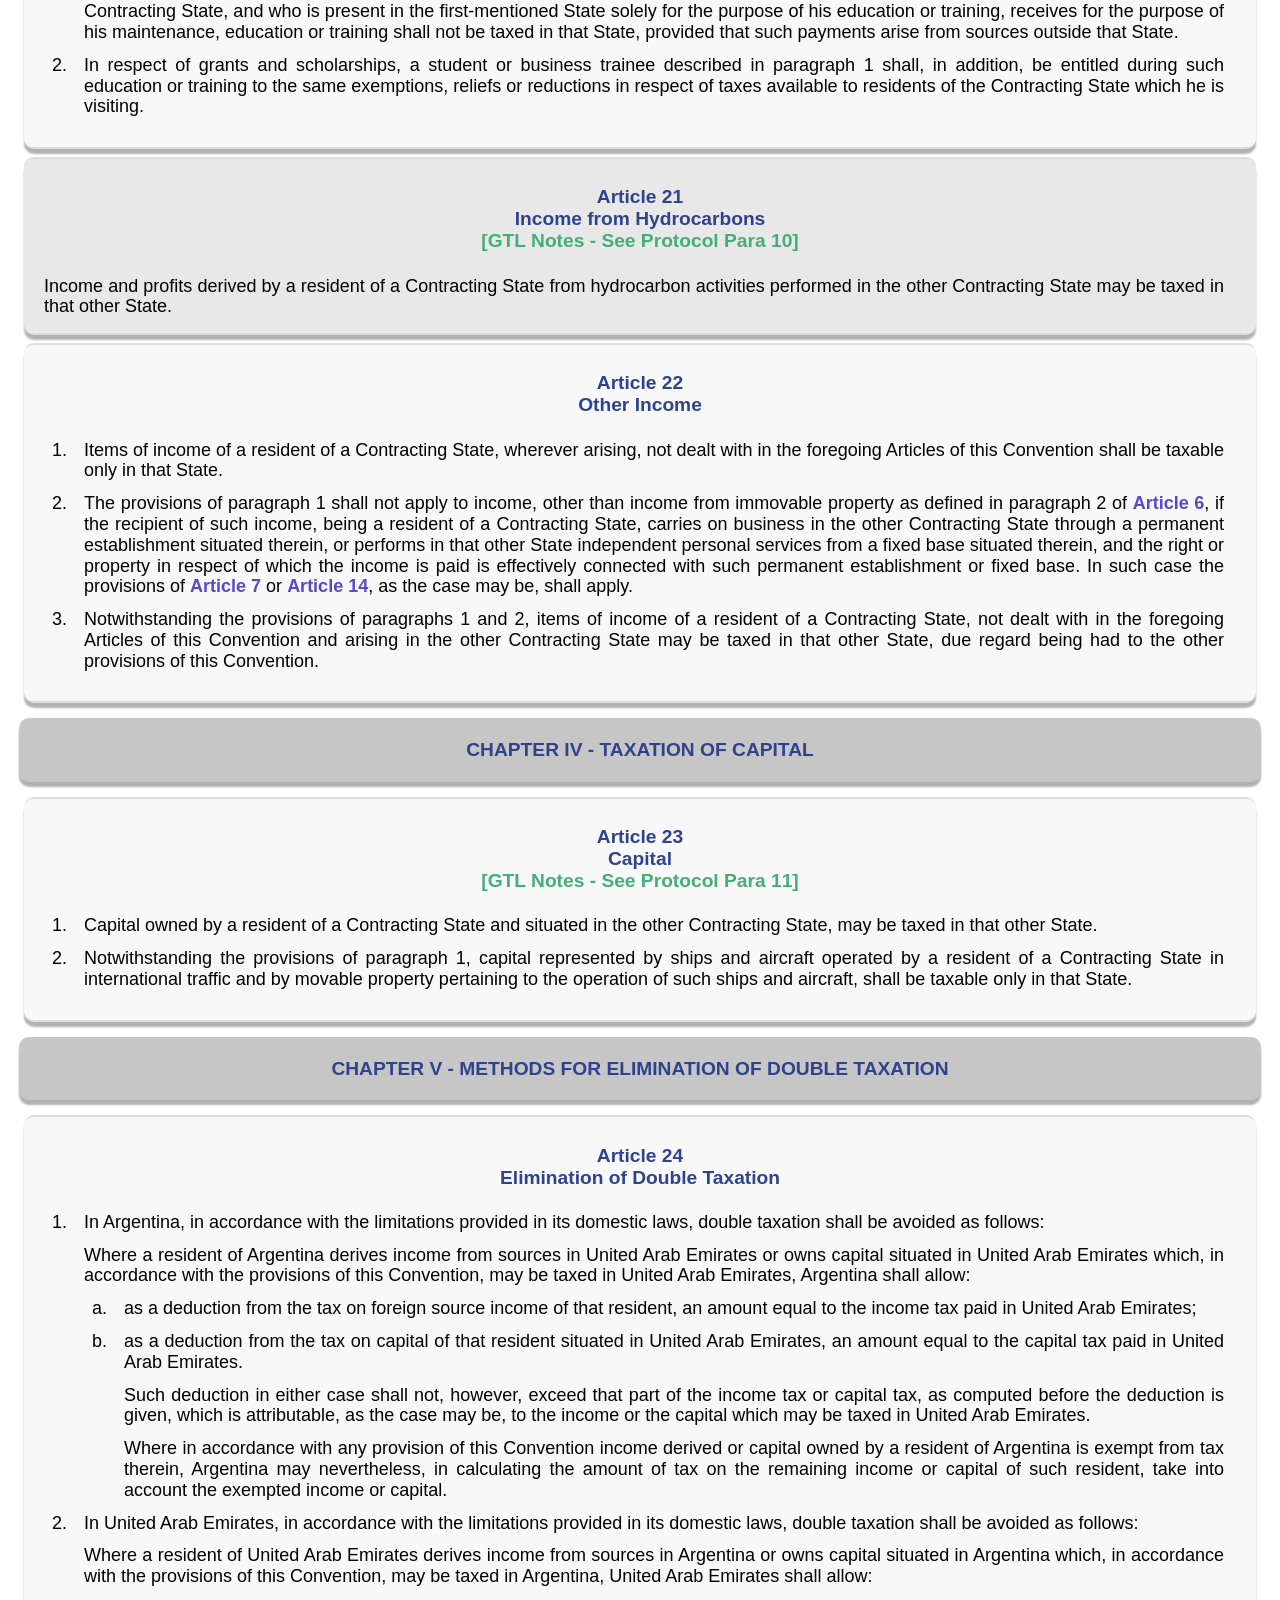
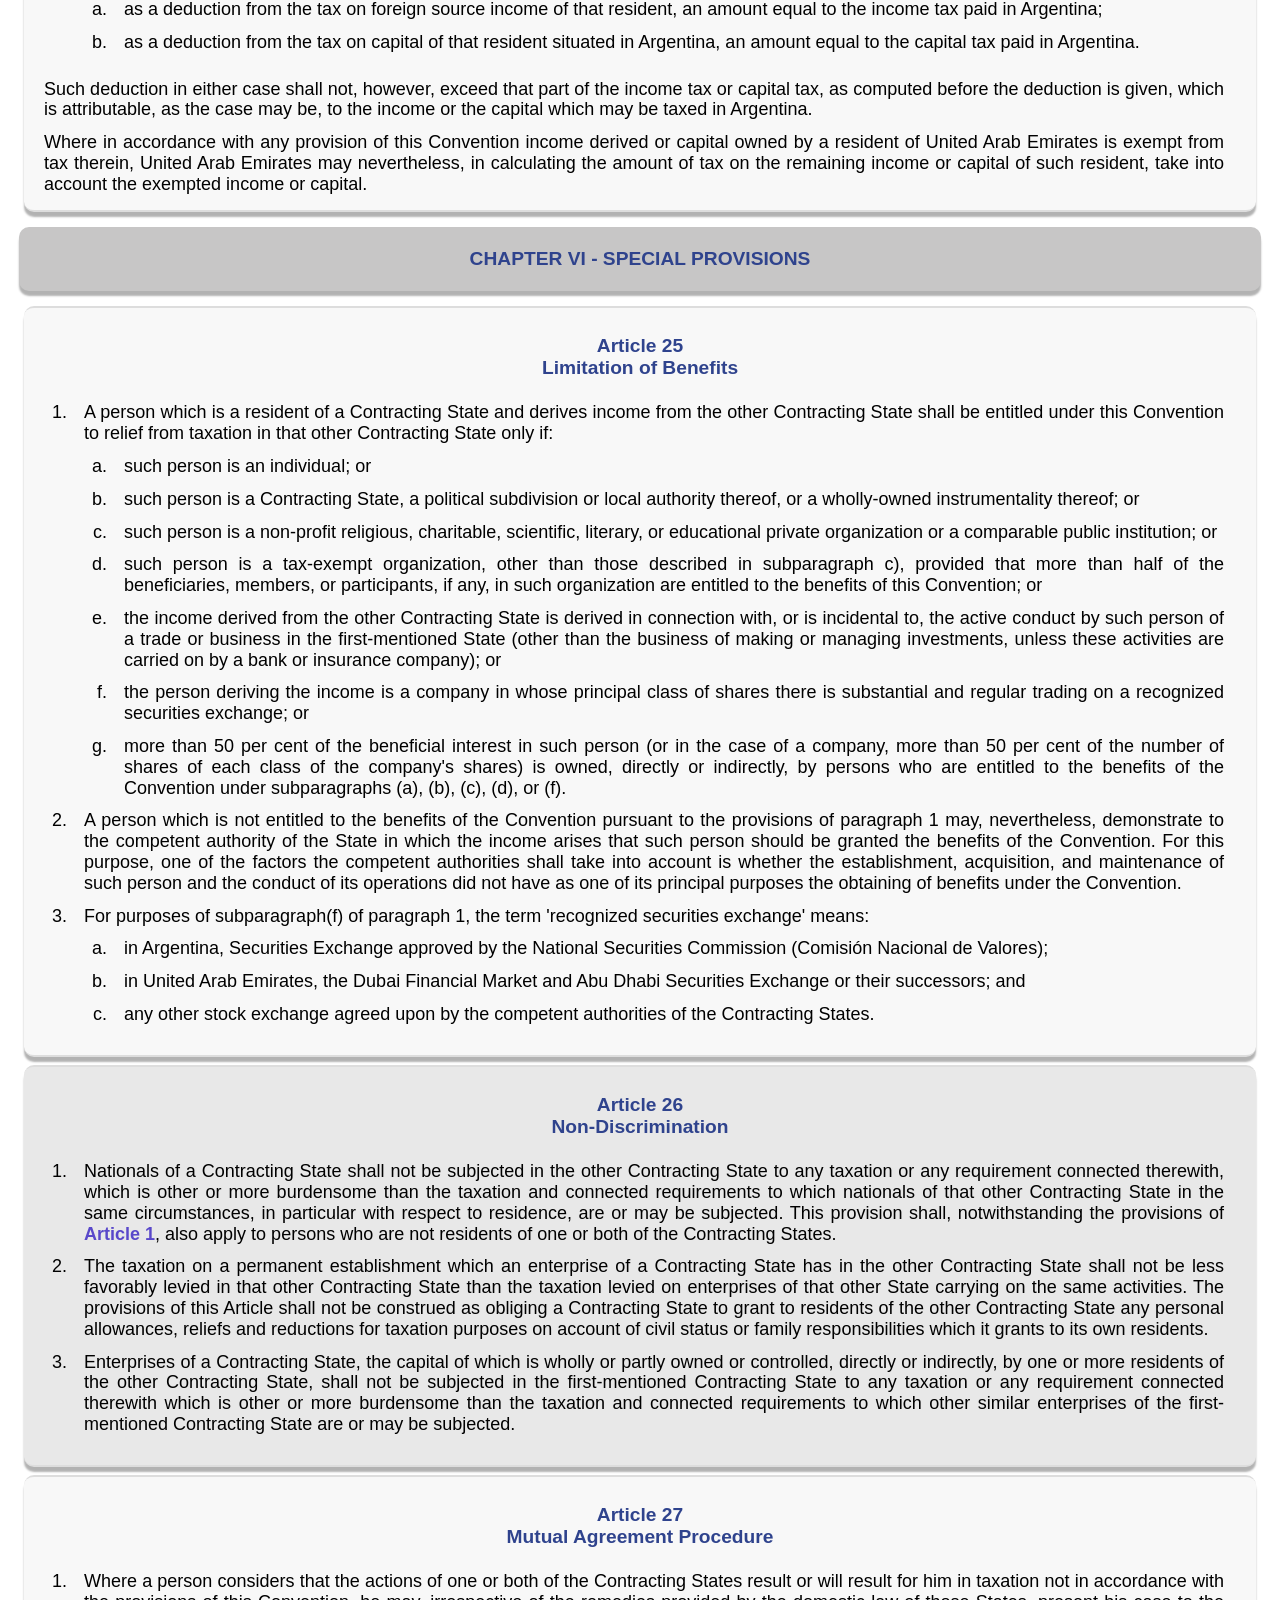
<file: dtaa.html>
<!DOCTYPE html>
<html lang='en'>

<head>
    <meta charset='UTF-8'>
    <meta name='viewport' content='width=device-width,initial-scale=1'>
    <!-- <link rel='stylesheet' href='https://gtlcdnstorage.blob.core.windows.net/guide/stylesheets/dtaa.css'> -->
    <title>Argentina - DTAA</title>
</head>

<body>

    <style>
        .scope {
            margin: 0;
            padding: 8px;
            font-size: large;
            font-family: 'Segoe UI', Tahoma, Geneva, Verdana, sans-serif;
            overflow-x: hidden;
            max-width: 100%;
            box-sizing: border-box;
        }

        .scope main header {
            padding: 1rem 1.25rem;
            margin: 0.25rem 0.75rem;
        }

        .scope header h1,
        .scope header h2 {
            color: #2f438d;
            text-align: center;
        }

        .scope main h3 {
            font-size: 1.2rem;
            font-weight: bold;
        }

        .scope main hr {
            max-width: 640px;
            margin: 0.5rem auto;
        }

        .scope main ::-webkit-scrollbar {
            width: 0.25rem;
        }

        .scope main ::-webkit-scrollbar-track {
            background: grey;
        }

        .scope main ::-webkit-scrollbar-thumb {
            background: white;
            width: 0.25rem;
        }

        .scope main .example {
            background-color: bisque;
            padding: 0.25rem 0.75rem;
            border-radius: 0.25rem;
            margin: 1em 0;
            overflow-x: scroll;
        }

        .scope main .example h3 {
            color: black;
        }

        .scope main .box {
            min-width: 40vw;
            padding: 0.25rem 0.75rem;
            border: 1px solid black;
            font-size: small;
        }

        .scope footer p * {
            font-style: italic;
        }

        .scope ul.dashed>li::marker {
            content: '- ';
        }

        .scope table {
            width: 100%;
            margin: 0.25rem auto;
            overflow-x: auto;
        }

        .scope table,
        .scope td,
        .scope th {
            border: 1px black solid;
            border-collapse: collapse;
            padding: 0.5rem 0.75rem;
        }

        .scope table.list {
            border: 0;
            width: calc(100% - 2rem);
            margin: 0.25rem auto;
            padding: 0.25rem;
            table-layout: fixed;
        }

        .scope table.list * {
            border: 0;
        }

        .scope table.list td:first-child {
            vertical-align: top;
            width: 2.5rem;
        }

        .scope table.list tr:not(:first-child) {
            width: auto;
        }

        .scope .fraction {
            display: inline-block;
            vertical-align: middle;
            text-align: center;
        }

        .scope .fraction>span {
            display: block;
            padding: 0 0.2em;
        }

        .scope .fraction .numerator {
            border-bottom: 1px solid #000;
        }

        .scope .fraction .denominator {
            margin-top: -0.1em;
        }

        .scope h3 {
            color: #2f438d;
        }

        .scope #linktogtl,
        .scope #linktogtl *,
        .scope #gtlnotes h3,
        .scope #gtlnotes h3 * {
            color: #43af76;
        }

        .scope .repeal,
        .scope .repeal *,
        .scope .attention {
            color: #c00000;
        }

        .scope p {
            padding: 0.25rem;
            margin-top: 0.25rem;
            margin-bottom: 0.25rem;
            line-height: 1.5rem;
            text-align: justify;
            margin-right: 0.5rem;
            margin-left: 0.5rem;
            padding-right: 1rem;
            line-height: 1.3rem;
        }

        .scope a {
            color: #5948ca;
            text-decoration: none;
            font-weight: 600;
        }

        .scope a:hover {
            text-decoration: underline;
        }

        .scope main article {
            background-color: #f8f8f8;
            width: calc(100% - 2rem);
            margin: 0.5rem;
            padding: 0.5rem;
            border-radius: 10px;
            box-shadow: 0 5px 2px rgba(0, 0, 0, 0.3);
            margin-bottom: 5px;
        }

        .scope main article>*:nth-child(1) {
            text-align: center;
        }

        .scope main article p>*:nth-child(1) {
            text-align: left;
        }

        @media only screen and (max-width: 1200px) {
            .scope {
                font-size: medium;
            }

            .scope main article {
                width: calc(100% - 1rem);
                margin: 0.5rem 0.5rem;
            }

            .scope p {
                padding: 0.25rem;
                margin-top: 0.25rem;
                margin-bottom: 0.25rem;
                line-height: 1.4rem;
                text-align: justify;
                margin-right: 0.5rem;
                margin-left: 0.5rem;
                padding-right: 0.75rem;
            }
        }

        @media only screen and (max-width: 768px) {
            .scope {
                font-size: small;
                padding: 5px;
                margin: 2px;
            }

            .scope header {
                padding: 0.75rem 0.5rem;
                margin: 0.25rem 0.5rem;
            }

            .scope main article {
                width: calc(100% - 1rem);
                margin: 0.5rem 0.25rem;
                padding: 0.25rem;
            }

            .scope p {
                padding: 0.2rem;
                margin-top: 0.2rem;
                margin-bottom: 0.2rem;
                line-height: 1.2rem;
                text-align: justify;
                margin-right: 0.35rem;
                margin-left: 0.35rem;
                padding-right: 0.5rem;
            }

            .scope table {
                display: block;
                overflow-x: auto;
                -webkit-overflow-scrolling: touch;
            }

            .scope header h2,
            .scope header h3,
            .scope header h4 {
                font-size: 1.3rem;
            }

            .scope main h3 {
                font-size: 1rem;
            }
        }

        .scope .chapter {
            display: flex;
            align-items: center;
            justify-content: center;
            text-align: center;

            background-color: #c7c6c6;
            margin: 15px 3px;
            /* margin-left: 10px; */
            /* margin: 0.5rem 0.25rem; */
            border-radius: 10px;
            box-shadow: 0 5px 2px rgba(0, 0, 0, 0.3);
        }

        .scope .chapter>h3 {
            padding: 0.1rem;
        }

        @media only screen and (max-width: 480px) {
            .scope header {
                padding: 0.3rem 0.2rem;
                margin: 0.2rem;
            }

            .scope main .index a {
                display: inline-block;
                text-align: left;
            }

            .scope ol {
                padding-left: 1.5rem;
            }

            .scope article ol {
                padding-left: 1rem;
            }

            .scope article li {
                padding-left: 0.25rem;
            }
        }

        .scope article {
            margin-bottom: 5px;
            padding: 20px;
            background-color: #f0f0f0;
            border-radius: 10px;

            box-shadow: 0 5px 2px rgba(0, 0, 0, 0.3);
        }

        .scope article:nth-child(odd) {
            background-color: #e8e8e8;
        }

        .scope article:not(:last-child) {
            border-bottom: 2px solid #ddd;
            border-top: 2px solid #ddd;
        }

        .scope main .index {
            border: 2px solid black;
            padding: 10px;
            border-radius: 1rem;
            margin: 1rem 0;
            background-color: #fff;
            box-shadow: 0 5px 2px rgba(0, 0, 0, 0.2);
        }

        .scope main .index li {
            list-style: none;
            margin: 0.5rem 0;
        }

        .scope main .index ol {
            list-style-type: none;
            margin-top: 0;
            padding-left: 1rem;
        }

        .scope main .index a {
            display: inline-block;
            padding: 0.1rem 0;
            text-align: left;
        }
    </style>


    <div class='scope'>
        <header>
            <h2>Convention between the Government of the <u>ARGENTINE REPUBLIC</u> and the Government of the <u>UNITED
                    ARAB EMIRATES</u> for the Avoidance of Double Taxation and the Prevention of Fiscal Evasion with
                respect to Taxes on Income and on Capital<br><b><a href='#gtlnotes12' id='linktogtl'>[GTL Notes - See
                        Protocol Para 12]</a></b></h2>
            <p>The Government of the Argentine Republic and the Government of the United Arab Emirates intending to
                further develop their economic relationship and to enhance their cooperation in tax matters, and
                desiring to conclude a Convention for the avoidance of both double taxation as well as unintended non
                taxation and for the prevention of fiscal evasion, with respect to taxes on income and on capital, have
                agreed as follows:</p>
        </header>
        <main>
            <div class='index'>
                <h3>
                    <p>Contents</p>
                </h3>
                <p><a href='#bookmarkSectionChapter1' target='_blank' rel='noopener noreferrer'>Chapter I - Scope of the
                        Convention</a></p>
                <p><a href='#bookmarkSection1' target='_blank' rel='noopener noreferrer'>Article 1 - Persons Covered</a>
                </p>
                <p><a href='#bookmarkSection2' target='_blank' rel='noopener noreferrer'>Article 2 - Taxes Covered</a>
                </p>
                <p><a href='#bookmarkSectionChapter2' target='_blank' rel='noopener noreferrer'>Chapter II -
                        Definitions</a></p>
                <p><a href='#bookmarkSection3' target='_blank' rel='noopener noreferrer'>Article 3 - General
                        Definitions</a></p>
                <p><a href='#bookmarkSection4' target='_blank' rel='noopener noreferrer'>Article 4 - Residence</a></p>
                <p><a href='#bookmarkSection5' target='_blank' rel='noopener noreferrer'>Article 5 - Permanent
                        Establishment</a></p>
                <p><a href='#bookmarkSectionChapter3' target='_blank' rel='noopener noreferrer'>Chapter III - Taxation
                        of Income</a></p>
                <p><a href='#bookmarkSection6' target='_blank' rel='noopener noreferrer'>Article 6 - Income from
                        Immovable Property</a></p>
                <p><a href='#bookmarkSection7' target='_blank' rel='noopener noreferrer'>Article 7 - Business
                        Profits</a></p>
                <p><a href='#bookmarkSection8' target='_blank' rel='noopener noreferrer'>Article 8 - International
                        Traffic</a></p>
                <p><a href='#bookmarkSection9' target='_blank' rel='noopener noreferrer'>Article 9 - Associated
                        Enterprises</a></p>
                <p><a href='#bookmarkSection10' target='_blank' rel='noopener noreferrer'>Article 10 - Dividends</a></p>
                <p><a href='#bookmarkSection11' target='_blank' rel='noopener noreferrer'>Article 11 - Interest</a></p>
                <p><a href='#bookmarkSection12' target='_blank' rel='noopener noreferrer'>Article 12 - Royalties</a></p>
                <p><a href='#bookmarkSection13' target='_blank' rel='noopener noreferrer'>Article 13 - Capital Gains</a>
                </p>
                <p><a href='#bookmarkSection14' target='_blank' rel='noopener noreferrer'>Article 14 - Income from
                        Independent Activities</a></p>
                <p><a href='#bookmarkSection15' target='_blank' rel='noopener noreferrer'>Article 15 - Income from
                        Employment</a></p>
                <p><a href='#bookmarkSection16' target='_blank' rel='noopener noreferrer'>Article 16 - Directors'
                        Fees</a></p>
                <p><a href='#bookmarkSection17' target='_blank' rel='noopener noreferrer'>Article 17 - Entertainers and
                        Sportspersons</a></p>
                <p><a href='#bookmarkSection18' target='_blank' rel='noopener noreferrer'>Article 18 - Pensions</a></p>
                <p><a href='#bookmarkSection19' target='_blank' rel='noopener noreferrer'>Article 19 - Government
                        Service</a></p>
                <p><a href='#bookmarkSection20' target='_blank' rel='noopener noreferrer'>Article 20 - Students</a></p>
                <p><a href='#bookmarkSection21' target='_blank' rel='noopener noreferrer'>Article 21 - Income from
                        Hydrocarbons</a></p>
                <p><a href='#bookmarkSection22' target='_blank' rel='noopener noreferrer'>Article 22 - Other Income</a>
                </p>
                <p><a href='#bookmarkSectionChapter4' target='_blank' rel='noopener noreferrer'>Chapter IV - Taxation of
                        Capital</a></p>
                <p><a href='#bookmarkSection23' target='_blank' rel='noopener noreferrer'>Article 23 - Capital</a></p>
                <p><a href='#bookmarkSectionChapter5' target='_blank' rel='noopener noreferrer'>Chapter V - Methods for
                        Elimination of Double Taxation</a></p>
                <p><a href='#bookmarkSection24' target='_blank' rel='noopener noreferrer'>Article 24 - Elimination of
                        Double Taxation</a></p>
                <p><a href='#bookmarkSectionChapter6' target='_blank' rel='noopener noreferrer'>Chapter VI - Special
                        Provisions</a></p>
                <p><a href='#bookmarkSection25' target='_blank' rel='noopener noreferrer'>Article 25 - Limitation of
                        Benefits</a></p>
                <p><a href='#bookmarkSection26' target='_blank' rel='noopener noreferrer'>Article 26 -
                        Non-Discrimination</a></p>
                <p><a href='#bookmarkSection27' target='_blank' rel='noopener noreferrer'>Article 27 - Mutual Agreement
                        Procedure</a></p>
                <p><a href='#bookmarkSection28' target='_blank' rel='noopener noreferrer'>Article 28 - Exchange of
                        Information</a></p>
                <p><a href='#bookmarkSection29' target='_blank' rel='noopener noreferrer'>Article 29 - Members of
                        Diplomatic Missions and Consular Posts</a></p>
                <p><a href='#bookmarkSection30' target='_blank' rel='noopener noreferrer'>Article 30 - Entry into
                        Force</a></p>
                <p><a href='#bookmarkSection31' target='_blank' rel='noopener noreferrer'>Article 31 - Periodical
                        Revision</a></p>
                <p><a href='#bookmarkSection32' target='_blank' rel='noopener noreferrer'>Article 32 - Termination</a>
                </p>
                <p><a href='#bookmarkSection50' target='_blank' rel='noopener noreferrer'>Protocol</a></p>
            </div>


            <div class='chapter' id='bookmarkSectionChapter1'>
                <h3>CHAPTER I - SCOPE OF THE CONVENTION</h3>
            </div>
            <article id='bookmarkSection1'>
                <h3>Article 1<br>Persons Covered</h3>
                <p>This Convention shall apply to persons who are residents of one or both of the Contracting States.
                </p>
            </article>
            <article id='bookmarkSection2'>
                <h3>Article 2<br>Taxes Covered</h3>
                <ol type='1'>
                    <li>
                        <p>This Convention shall apply to taxes on income and on capital imposed on behalf of a
                            Contracting State or of its political subdivisions or local authorities, irrespective of the
                            manner in which they are levied.</p>
                    </li>
                    <li>
                        <p>There shall be regarded as taxes on income and on capital all taxes imposed on total income,
                            on total capital, or on elements of income or of capital, including taxes on gains from the
                            alienation of movable or immovable property, as well as taxes on capital appreciation.</p>
                    </li>
                    <li>
                        <p>The existing taxes to which the Convention shall apply are in particular:</p>
                        <ol type='a'>
                            <li>
                                <p>In Argentina:</p>
                                <ol type='i'>
                                    <li>
                                        <p>the income tax (Impuesto a las Ganancias);</p>
                                    </li>
                                    <li>
                                        <p>the presumed minimum income tax (Impuesto a la Ganancia Mínima Presunta); and
                                        </p>
                                    </li>
                                    <li>
                                        <p>the personal assets tax (Impuesto sobre los Bienes Personales).</p>
                                    </li>
                                </ol>
                                <p>(hereinafter referred to as 'Argentine Tax')</p>
                            </li>
                            <li>
                                <p>In the United Arab Emirates:</p>
                                <ol type='i'>
                                    <li>
                                        <p>the income tax; and</p>
                                    </li>
                                    <li>
                                        <p>the corporate tax.</p>
                                    </li>
                                </ol>
                                <p>(hereinafter referred to as 'United Arab Emirates Tax')</p>
                            </li>
                        </ol>
                    </li>
                    <li>
                        <p>The Convention shall apply also to any identical or substantially similar taxes that are
                            imposed after the date of signature of the Convention in addition to, or in place of, the
                            existing taxes. The competent authorities of the Contracting States shall notify each other
                            of any significant changes that have been made in their taxation laws.</p>
                    </li>
                </ol>
            </article>
            <div class='chapter' id='bookmarkSectionChapter2'>
                <h3>CHAPTER II - DEFINITIONS</h3>
            </div>
            <article id='bookmarkSection3'>
                <h3>Article 3<br>General Definitions</h3>
                <ol type='1'>
                    <li>
                        <p>For the purposes of this Convention, unless the context otherwise requires:</p>
                        <ol type='a'>
                            <li>
                                <p>the terms 'a Contracting State' and 'the other Contracting State' mean Argentina or
                                    United Arab Emirates as the context requires;</p>
                            </li>
                            <li>
                                <p>the term 'Argentina' means the territory subjected to the sovereignty of the
                                    Argentine Republic, in accordance with its constitutional and legal provisions and
                                    the term 'United Arab Emirates' when used in geographical sense, means the territory
                                    of the United Arab Emirates which is under its sovereignty as well as the area
                                    outside the territorial water, airspace and submarine areas over which the United
                                    Arab Emirates exercises, sovereign and jurisdictional rights in respect of any
                                    activity carried on in its water, sea bed, subsoil, in connection with the
                                    exploration for or the exploitation of natural resources by virtue of its law and
                                    international law;</p>
                            </li>
                            <li>
                                <p>the term 'person' includes an individual, a company and any other body of persons;
                                </p>
                            </li>
                            <li>
                                <p>the term 'company' means any body corporate or any entity which is treated as a body
                                    corporate for tax purposes;</p>
                            </li>
                            <li>
                                <p>the terms 'enterprise of a Contracting State' and 'enterprise of the other
                                    Contracting State' mean respectively an enterprise carried on by a resident of a
                                    Contracting State and an enterprise carried on by a resident of the other
                                    Contracting State;</p>
                            </li>
                            <li>
                                <p>the term 'international traffic' means any transport by a ship or aircraft operated
                                    by a resident of a Contracting State, except when the ship or aircraft is operated
                                    solely between places in the other Contracting State;</p>
                            </li>
                            <li>
                                <p>the term 'national' means:</p>
                                <ol type='i'>
                                    <li>
                                        <p>any individual possessing the nationality of a Contracting State; and</p>
                                    </li>
                                    <li>
                                        <p>any legal person, partnership and association deriving its status as such
                                            from the laws in force in a Contracting State.</p>
                                    </li>
                                </ol>
                            </li>
                            <li>
                                <p>the term 'competent authority' means:</p>
                            </li>
                            <p>i) in the case of Argentina, the Ministry of Treasury and Public Finances, Secretariat of
                                Treasury (Ministerio de Hacienda y Finanzas Públicas, Secretaría de Hacienda); and</p>
                            <p>ii) in the case of United Arab Emirates, the Ministry of Finance or its authorized
                                representative.</p>
                        </ol>
                    </li>
                    <li>
                        <p>As regards the application of the Convention at any time by a Contracting State, any term not
                            defined therein shall, unless the context otherwise requires, have the meaning that it has
                            at that time under the law of that State for the purposes of the taxes to which the
                            Convention applies, any meaning under the applicable tax laws of that State prevailing over
                            a meaning given to the term under other laws of that State.</p>
                    </li>
                </ol>
            </article>
            <article id='bookmarkSection4'>
                <h3>Article 4<br>Residence</h3>
                <ol type='1'>
                    <li>
                        <p>For the purposes of this Agreement the term 'resident of a Contracting State' means:</p>
                        <ol type='a'>
                            <li>
                                <p>in the case of the United Arab Emirates, an individual who is a United Arab Emirates
                                    national or any other individual who is present in the United Arab Emirates for a
                                    period or periods totaling in the aggregate at least 183 days in the calendar year
                                    concerned, and a company which is incorporated in the United Arab Emirates and which
                                    is managed and controlled wholly in United Arab Emirates.</p>
                            </li>
                            <li>
                                <p>in the case of Argentina: any person who, under the laws of Argentina, is liable to
                                    tax therein by reason of his domicile, residence, place of management, place of
                                    incorporation or any other criterion of a similar nature.</p>
                                <p>This term, however, does not include any person who is liable to tax in a Contracting
                                    State in respect only of income from sources in that State or capital situated
                                    therein.</p>
                            </li>
                        </ol>
                    </li>
                    <li>
                        <p>For the purposes of paragraph 1, a resident of a Contracting State includes:</p>
                        <ol type='a'>
                            <li>
                                <p>that Contracting State and any political subdivision or local Government or local
                                    authority thereof;</p>
                            </li>
                            <li>
                                <p>any person other than an individual deriving its status as such from the laws in
                                    force in a Contracting State, which is owned or controlled directly or indirectly by
                                    that State or any political subdivision or local government or local authority
                                    thereof;</p>
                            </li>
                            <li>
                                <p>a qualified government entity, such as:</p>
                                <ol type='i'>
                                    <li>
                                        <p>Abu Dhabi Investment Authority;</p>
                                    </li>
                                    <li>
                                        <p>Abu Dhabi Investment Council;</p>
                                    </li>
                                    <li>
                                        <p>Mubadala Development Company (Mubadala);</p>
                                    </li>
                                    <li>
                                        <p>Dubai World;</p>
                                    </li>
                                    <li>
                                        <p>Investment Corporation of Dubai;</p>
                                    </li>
                                    <li>
                                        <p>Emirates Investment Authority;</p>
                                    </li>
                                    <li>
                                        <p>International Petroleum Investment Company (IPIC); and</p>
                                    </li>
                                    <li>
                                        <p>Aldahra Holding.</p>
                                    </li>
                                </ol>
                            </li>
                            <li>
                                <p>public pension funds, charities and other tax exempt organizations, but only if they
                                    meet all of the requirements for exemption specified in the tax laws of the United
                                    Arab Emirates.</p>
                            </li>
                        </ol>
                    </li>
                    <li>
                        <p>Where by reason of the provisions of paragraph 1 an individual is a resident of both
                            Contracting States, then his status shall be determined as follows:</p>
                        <ol type='a'>
                            <li>
                                <p>he shall be deemed to be a resident only of the State in which he has a permanent
                                    home available to him; if he has a permanent home available to him in both States,
                                    he shall be deemed to be a resident only of the State with which his personal and
                                    economic relations are closer (centre of vital interests);</p>
                            </li>
                            <li>
                                <p>if the State in which he has his centre of vital interests cannot be determined, or
                                    if he has not a permanent home available to him in either State, he shall be deemed
                                    to be a resident only of the State in which he has an habitual abode;</p>
                            </li>
                            <li>
                                <p>if he has an habitual abode in both States or in neither of them, he shall be deemed
                                    to be a resident only of the State of which he is a national;</p>
                            </li>
                            <li>
                                <p>if he is a national of both States or of neither of them, the competent authorities
                                    of the Contracting States shall settle the question by mutual agreement.</p>
                            </li>
                        </ol>
                    </li>
                    <li>
                        <p>Where by reason of the provisions of paragraph 1 a person other than an individual is a
                            resident of both Contracting States, then it shall be deemed to be a resident only of the
                            State of which it is a national. If it is a national of both Contracting States, then the
                            competent authorities of the Contracting States shall endeavour to settle the question by
                            mutual agreement. In case the competent authorities are unable to reach an agreement to
                            resolve the question, that person shall not be entitled to the benefits and exemptions
                            provided in the Convention.</p>
                    </li>
                </ol>
            </article>
            <article id='bookmarkSection5'>
                <h3>Article 5<br>Permanent Establishment</h3>
                <ol type='1'>
                    <li>
                        <p>For the purposes of this Convention, the term 'permanent establishment' means a fixed place
                            of business through which the business of an enterprise is wholly or partly carried on.</p>
                    </li>
                    <li>
                        <p>The term 'permanent establishment' includes especially:</p>
                        <ol type='a'>
                            <li>
                                <p>a place of management;</p>
                            </li>
                            <li>
                                <p>a branch;</p>
                            </li>
                            <li>
                                <p>an office;</p>
                            </li>
                            <li>
                                <p>a factory;</p>
                            </li>
                            <li>
                                <p>a workshop; and</p>
                            </li>
                            <li>
                                <p>a mine, an oil or gas well, a quarry or any other place related to the exploration,
                                    exploitation or extraction of natural resources. <b><a href='#gtlnotes1'
                                            id='linktogtl'>[GTL Notes - See Protocol Para 1]</a></b></p>
                            </li>
                        </ol>
                    </li>
                    <li>
                        <p>The term 'permanent establishment' also includes:</p>
                        <ol type='a'>
                            <li>
                                <p>a building site, a construction, an installation or assembly project or any
                                    supervisory activity in connection therewith, but only if such site, construction,
                                    project or activity lasts more than six months.</p>
                            </li>
                            <li>
                                <p>the furnishing of services by an enterprise, including consultancy services, through
                                    employees or other persons engaged by the enterprise for such purposes, but only
                                    where activities of that nature continue within the territory of a Contracting State
                                    for a period or periods aggregating more than six months within any twelve month
                                    period.</p>
                            </li>
                        </ol>
                    </li>
                    <li>
                        <p>Notwithstanding the preceding provisions of this Article, the term 'permanent establishment'
                            shall be deemed not to include:</p>
                        <ol type='a'>
                            <li>
                                <p>the use of facilities solely for the purpose of storage or display of goods or
                                    merchandise belonging to the enterprise;</p>
                            </li>
                            <li>
                                <p>the maintenance of a stock of goods or merchandise belonging to the enterprise solely
                                    for the purpose of storage or display;</p>
                            </li>
                            <li>
                                <p>the maintenance of a stock of goods or merchandise belonging to the enterprise solely
                                    for the purpose of processing by another enterprise;</p>
                            </li>
                            <li>
                                <p>the maintenance of a fixed place of business solely for the purpose of collecting
                                    information for the enterprise;</p>
                            </li>
                            <li>
                                <p>the maintenance of a fixed place of business solely for the purpose of carrying on,
                                    for the enterprise, any other activity of a preparatory or auxiliary character.</p>
                            </li>
                        </ol>
                    </li>
                    <li>
                        <p>Notwithstanding the provisions of paragraphs 1 and 2, where a person - other than an agent of
                            an independent status to whom paragraph 6 applies- is acting in a Contracting State on
                            behalf of an enterprise of the other Contracting State, that enterprise shall be deemed to
                            have a permanent establishment in the first-mentioned State in respect of any activity which
                            that person undertakes for the enterprise, if that person:</p>
                        <ol type='a'>
                            <li>
                                <p>has, and habitually exercises, in a Contracting State an authority to conclude
                                    contracts in the name of the enterprise, unless the activities of such person are
                                    limited to those mentioned in paragraph 4 which, if exercised through a fixed place
                                    of business, would not make this fixed place of business a permanent establishment
                                    under the provisions of that paragraph; or</p>
                            </li>
                            <li>
                                <p>does not have such authority but habitually maintains in the first- mentioned
                                    Contracting State a stock of goods or merchandise belonging to the enterprise solely
                                    for the purpose of delivery on behalf of the enterprise.</p>
                            </li>
                        </ol>
                    </li>
                    <li>
                        <p>An enterprise of a Contracting State shall not be deemed to have a permanent establishment in
                            the other Contracting State merely because it carries on business in that other Contracting
                            State through a broker, general commission agent or any other agent of an independent
                            status, provided that such persons are acting in the ordinary course of their business.
                            However, when the activities of such an agent are devoted wholly or almost wholly on behalf
                            of that enterprise, he shall not be considered an agent of an independent status within the
                            meaning of this paragraph.</p>
                    </li>
                    <li>
                        <p>The fact that a company which is a resident of a Contracting State controls or is controlled
                            by a company which is a resident of the other Contracting State, or which carries on
                            business in that other State (whether through a permanent establishment or otherwise), shall
                            not of itself constitute either company a permanent establishment of the other.</p>
                    </li>
                </ol>
            </article>
            <div class='chapter' id='bookmarkSectionChapter3'>
                <h3>CHAPTER III - TAXATION OF INCOME</h3>
            </div>
            <article id='bookmarkSection6'>
                <h3>Article 6<br>Income from Immovable Property</h3>
                <ol type='1'>
                    <li>
                        <p>Income derived by a resident of a Contracting State from immovable property (including income
                            from agriculture, livestock or forestry) situated in the other Contracting State may be
                            taxed in that other State.</p>
                    </li>
                    <li>
                        <p>The term 'immovable property' shall have the meaning which it has under the law of the
                            Contracting State in which the property in question is situated. The term shall in any case
                            include property accessory to immovable property, livestock and equipment used in
                            agriculture, livestock and forestry, rights to which the provisions of general law
                            respecting landed property apply, usufruct of immovable property and rights to variable or
                            fixed payments as consideration for the working of, or the right to work, mineral deposits,
                            sources and other natural resources. Ships, boats and aircraft shall not be regarded as
                            immovable property.</p>
                    </li>
                    <li>
                        <p>The provisions of paragraph 1 shall apply to income derived from direct use, letting or use
                            in any other form of immovable property.</p>
                    </li>
                    <li>
                        <p>The provisions of paragraphs 1 and 3 shall also apply to the income from immovable property
                            of an enterprise and to income from immovable property used for the performance of
                            independent personal services.</p>
                    </li>
                </ol>
            </article>
            <article id='bookmarkSection7'>
                <h3>Article 7<br>Business Profits</h3>
                <ol type='1'>
                    <li>
                        <p>Profits of an enterprise of a Contracting State shall be taxable only in that State unless
                            the enterprise carries on business in the other Contracting State through a permanent
                            establishment situated therein. If the enterprise carries on or has carried on business as
                            aforesaid, the profits of the enterprise may be taxed in the other State but only so much of
                            them as is attributable to that permanent establishment. The profits of the enterprise shall
                            be attributed to that permanent establishment if they arise from:</p>
                        <ol type='a'>
                            <li>
                                <p>business activities carried on through that permanent establishment;</p>
                            </li>
                            <li>
                                <p>sales in that other Contracting State of goods or merchandise of the same or similar
                                    kind as those sold through that permanent establishment <b><a href='#gtlnotes2'
                                            id='linktogtl'>[GTL Notes - See Protocol Para 2(a)]</a></b>; or</p>
                            </li>
                            <li>
                                <p>other business activities carried on in that other Contracting State of the same or
                                    similar kind as those effected through that permanent establishment <b><a
                                            href='#gtlnotes2' id='linktogtl'>[GTL Notes - See Protocol Para
                                            2(a)]</a></b>.</p>
                            </li>
                        </ol>
                    </li>
                    <li>
                        <p>Subject to the provisions of paragraph 3 below, where an enterprise of a Contracting State
                            carries on business in the other Contracting State through a permanent establishment
                            situated therein, there shall in each Contracting State be attributed to that permanent
                            establishment the profits which it might be expected to make if it were a distinct and
                            separate enterprise engaged in the same or similar activities under the same or similar
                            conditions and dealing wholly independently with the enterprise of which it is a permanent
                            establishment. <b><a href='#gtlnotes2' id='linktogtl'>[GTL Notes - See Protocol Para
                                    2(b)]</a></b></p>
                    </li>
                    <li>
                        <p>In determining the profits of a permanent establishment, there shall be allowed as deductions
                            expenses which are incurred for the purposes of the permanent establishment, including
                            executive and general administrative expenses so incurred, whether in the State in which the
                            permanent establishment is situated or elsewhere. For such purposes, there shall in each
                            Contracting State be computed only the expenses which are deductible by the permanent
                            establishment under their tax laws.</p>
                    </li>
                    <li>
                        <p>Notwithstanding the provisions of paragraph 1, profits of an enterprise of a Contracting
                            State derived from insurance and re-insurance activities by insuring property situated in
                            the other Contracting State or persons who are residents thereof at the moment of signature
                            of the insurance contract, may be taxable in that other State, whether or not the enterprise
                            carries on those activities through a permanent establishment situated therein.</p>
                    </li>
                    <li>
                        <p>For the purposes of the preceding paragraphs, the profits to be attributed to the permanent
                            establishment shall be determined by the same method year by year unless there is good and
                            sufficient reason to the contrary.</p>
                    </li>
                    <li>
                        <p>Where profits include items of income which are dealt with separately in other Articles of
                            this Convention, then the provisions of those Articles shall not be affected by the
                            provisions of this Article.</p>
                    </li>
                </ol>
            </article>
            <article id='bookmarkSection8'>
                <h3>Article 8<br>International Traffic</h3>
                <ol type='1'>
                    <li>
                        <p>Profits derived by an enterprise of a Contracting State from the operation of ships or
                            aircraft (including boats and road vehicles) in international traffic shall be taxable only
                            in that State.</p>
                    </li>
                    <li>
                        <p>For the purposes of this Article, profits from the operation of ships or aircraft in
                            international traffic shall include:</p>
                        <ol type='a'>
                            <li>
                                <p>profits from the rental on a bare boat basis of ships or aircraft; and</p>
                            </li>
                            <li>
                                <p>profits from the use or rental of containers (including trailers and related
                                    equipment for the transport of containers) used for the transport of goods or
                                    merchandise,</p>
                                <p>where such rental or such use, as the case may be, is incidental to the operation of
                                    ships or aircraft in international traffic.</p>
                            </li>
                        </ol>
                    </li>
                    <li>
                        <p>The provisions of paragraphs 1 and 2, shall also apply to profits from:</p>
                        <ol type='a'>
                            <li>
                                <p>the participation in a pool, a joint business or an international operating agency;
                                </p>
                            </li>
                            <li>
                                <p>selling of tickets on behalf of another enterprise;</p>
                            </li>
                            <li>
                                <p>income derived from bank deposits, bonds, shares, stocks and other debentures,</p>
                            </li>
                        </ol>
                    </li>
                </ol>
                <p>where such profits are incidental to the operation of ships or aircraft in international traffic.</p>
            </article>
            <article id='bookmarkSection9'>
                <h3>Article 9<br>Associated Enterprises</h3>
                <ol type='1'>
                    <li>
                        <p>Where:</p>
                        <ol type='a'>
                            <li>
                                <p>an enterprise of a Contracting State participates directly or indirectly in the
                                    management, control or capital of an enterprise of the other Contracting State, or
                                </p>
                            </li>
                            <li>
                                <p>the same persons participate directly or indirectly in the management, control or
                                    capital of an enterprise of a Contracting State and an enterprise of the other
                                    Contracting State,</p>
                                <p>and in either case conditions are made or imposed between the two enterprises in
                                    their commercial or financial relations which differ from those which would be made
                                    between independent enterprises, then any profits which would, but for those
                                    conditions, have accrued to one of the enterprises, but, by reason of those
                                    conditions, have not so accrued, may be included in the profits of that enterprise
                                    and taxed accordingly.</p>
                            </li>
                        </ol>
                    </li>
                    <li>
                        <p>Where a Contracting State includes in the profits of an enterprise of that State -and taxes
                            accordingly- profits on which an enterprise of the other Contracting State has been charged
                            to tax in that other State and the profits so included are profits which would have accrued
                            to the enterprise of the first-mentioned State if the conditions made between the two
                            enterprises had been those which would have been made between independent enterprises, then
                            that other State shall make an appropriate adjustment to the amount of the tax charged
                            therein on those profits. In determining such adjustment, due regard shall be had to the
                            other provisions of this Convention and the competent authorities of the Contracting States
                            shall if necessary consult each other.</p>
                    </li>
                    <li>
                        <p>The provisions of paragraph 2 shall not apply where judicial, administrative or other legal
                            proceedings have resulted in a final ruling that by actions giving rise to an adjustment of
                            profits under paragraph 1, one of the enterprises concerned is liable to penalty with
                            respect to fraud, gross negligence or wilful default. This paragraph shall be applied
                            through a mutual agreement procedure as provided for in <a href='#bookmarkSection27'
                                target='_blank' rel='noopener noreferrer'>Article 27</a>.</p>
                    </li>
                </ol>
            </article>
            <article id='bookmarkSection10'>
                <h3>Article 10<br>DIVIDENDS<br><a href='#gtlnotes3' id='linktogtl'>[GTL Notes - See Protocol Para 3, 7
                        and 8]</a></h3>
                <ol type='1'>
                    <li>
                        <p>Dividends paid by a company which is a resident of a Contracting State to a resident of the
                            other Contracting State may be taxed in that other Contracting State.</p>
                    </li>
                    <li>
                        <p>However, such dividends may also be taxed in the Contracting State of which the company
                            paying the dividends is a resident and according to the laws of that State, but if the
                            recipient is the beneficial owner of the dividends the tax so charged shall not exceed:</p>
                        <ol type='a'>
                            <li>
                                <p>10 per cent of the gross amount of the dividends if the beneficial owner is a company
                                    (other than a partnership) which holds directly at least 25 per cent of the capital
                                    of the company paying the dividends;</p>
                            </li>
                            <li>
                                <p>15 per cent of the gross amount of the dividends in all other cases.</p>
                                <p>This paragraph shall not affect the taxation of the company in respect of the profits
                                    out of which the dividends are paid.</p>
                            </li>
                        </ol>
                    </li>
                    <li>
                        <p>The term 'dividends' as used in this Article means income from shares or other rights, not
                            being debt-claims, participating in profits, income distributed by a permanent establishment
                            as well as income which is subjected to the same taxation treatment as income from shares by
                            the laws of the State of which the company making the distribution is a resident.</p>
                    </li>
                    <li>
                        <p>The provisions of paragraphs 1 and 2 shall not apply if the beneficial owner of the
                            dividends, being a resident of a Contracting State, carries on business in the other
                            Contracting State of which the company paying the dividends is a resident through a
                            permanent establishment situated therein, or performs in that other State independent
                            personal services from a fixed base situated therein, and the holding in respect of which
                            the dividends are paid is effectively connected with such permanent establishment or fixed
                            base. In such case the provisions of <a href='#bookmarkSection7' target='_blank'
                                rel='noopener noreferrer'>Article 7</a> or <a href='#bookmarkSection14' target='_blank'
                                rel='noopener noreferrer'>Article 14</a> shall apply.</p>
                    </li>
                    <li>
                        <p>Where a company which is a resident of a Contracting State derives profits or income from the
                            other Contracting State, that other State may not impose any tax on the dividends paid by
                            the company, except insofar as such dividends are paid to a resident of that other State or
                            insofar as the holding in respect of which the dividends are paid is effectively connected
                            with a permanent establishment or a fixed base situated in that other State, nor subject the
                            company's undistributed profits to a tax on the company's undistributed profits, even if the
                            dividends paid or the undistributed profits consist wholly or partly of income or profits
                            arising in such other State.</p>
                    </li>
                </ol>
            </article>
            <article id='bookmarkSection11'>
                <h3>Article 11<br>Interest<br><a href='#gtlnotes4' id='linktogtl'>[GTL Notes - See Protocol Para 4 and
                        7]</a></h3>
                <ol type='1'>
                    <li>
                        <p>Interest arising in a Contracting State and paid to a resident of the other Contracting State
                            may be taxed in that other State.</p>
                    </li>
                    <li>
                        <p>However, such interest may also be taxed in the Contracting State in which it arises and
                            according to the laws of that State, but if the recipient is the beneficial owner of the
                            interest the tax so charged shall not exceed 12 per cent of the gross amount of the
                            interest.</p>
                    </li>
                    <li>
                        <p>The term 'interest' as used in this Article means income from debt-claims of every kind and
                            in particular, income from government securities and income from bonds or debentures, as
                            well as income assimilated to income from money lent by the taxation laws of the State in
                            which the income arises. Penalty charges for late payment shall not be regarded as interest
                            for the purposes of this Article.</p>
                    </li>
                    <li>
                        <p>The provisions of paragraphs 1 and 2 shall not apply if the beneficial owner of the interest,
                            being a resident of a Contracting State, carries on business in the other Contracting State
                            in which the interest arises through a permanent establishment situated therein, or performs
                            in that other State independent personal services from a fixed base situated therein, and
                            the debt-claim in respect of which the interest is paid is effectively connected with: (a)
                            such permanent establishment or fixed base, or with (b) business activities referred to in
                            (c) of paragraph 1 of <a href='#bookmarkSection7' target='_blank'
                                rel='noopener noreferrer'>Article 7</a>. In such cases the provisions of <a
                                href='#bookmarkSection7' target='_blank' rel='noopener noreferrer'>Article 7</a> or <a
                                href='#bookmarkSection14' target='_blank' rel='noopener noreferrer'>Article 14</a>, as
                            the case may be, shall apply.</p>
                    </li>
                    <li>
                        <p>Interest shall be deemed to arise in a Contracting State when the payer is a resident of that
                            State. Where, however, the person paying the interest, whether he is a resident of a
                            Contracting State or not, has in a Contracting State a permanent establishment or a fixed
                            base in connection with which the indebtedness on which the interest is paid was incurred,
                            and such interest is borne by such permanent establishment or fixed base, then such interest
                            shall be deemed to arise in the State in which the permanent establishment or the fixed base
                            is situated.</p>
                    </li>
                </ol>
            </article>
            <article id='bookmarkSection12'>
                <h3>Article 12<br>Royalties</h3>
                <ol type='1'>
                    <li>
                        <p>Royalties arising in a Contracting State and paid to a resident of the other Contracting
                            State may be taxed in that other State.</p>
                    </li>
                    <li>
                        <p>However, such royalties may also be taxed in the Contracting State in which they arise and
                            according to the laws of that State, but if the recipient is the beneficial owner of the
                            royalties the tax so charged shall not exceed 10 per cent of the gross amount of the royalty
                            paid. <a href='#gtlnotes5' id='linktogtl'>[GTL Notes - See Protocol Para 5]</a></p>
                    </li>
                    <li>
                        <p>The term 'royalties' as used in this Article means payments of any kind received as a
                            consideration for the use of, or the right to use, any copyright of literary, musical or any
                            other artistic or scientific work, any computer software, any patent, trade mark, design or
                            model, plan, secret formula or process or any other intangible property, or for the use of,
                            or the right to use, industrial, commercial or scientific equipment, or for information
                            concerning industrial, commercial or scientific experience, including the payments for the
                            rendering of technical assistance and the payments of any kind received as a consideration
                            of the use of, or the right to use, any cinematographic films, or work on film, tape or
                            other means of reproduction for use in radio or television broadcasting.</p>
                    </li>
                    <li>
                        <p>The provisions of paragraphs 1 and 2 shall not apply if the beneficial owner of the
                            royalties, being a resident of a Contracting State, carries on business in the other
                            Contracting State in which the royalties arise, through a permanent establishment situated
                            therein, or performs in that other State independent personal services from a fixed base
                            situated therein, and the right or property in respect of which the royalties are paid is
                            effectively connected with: (a) such permanent establishment or fixed base, or with (b)
                            business activities referred to in (c) of paragraph 1 of <a href='#bookmarkSection7'
                                target='_blank' rel='noopener noreferrer'>Article 7</a>. In such cases the provisions of
                            <a href='#bookmarkSection7' target='_blank' rel='noopener noreferrer'>Article 7</a> or <a
                                href='#bookmarkSection14' target='_blank' rel='noopener noreferrer'>Article 14</a>, as
                            the case may be, shall apply.
                        </p>
                    </li>
                    <li>
                        <p>Royalties shall be deemed to arise in a Contracting State when the payer is a resident of
                            that Contracting State. Where, however, the person paying the royalties, whether he is a
                            resident of a Contracting State or not, has in a Contracting State a permanent establishment
                            or a fixed base in connection with which the liability to pay the royalties was incurred,
                            and such royalties are borne by such permanent establishment or fixed base, then such
                            royalties shall be deemed to arise in the State in which the permanent establishment or
                            fixed base is situated.</p>
                    </li>
                </ol>
            </article>
            <article id='bookmarkSection13'>
                <h3>Article 13<br>Capital Gains<br><a href='#gtlnotes6' id='linktogtl'>[GTL Notes - See Protocol Para 6,
                        7 and 8]</a></h3>
                <ol type='1'>
                    <li>
                        <p>Gains derived by a resident of a Contracting State from the alienation of immovable property
                            referred to in <a href='#bookmarkSection6' target='_blank' rel='noopener noreferrer'>Article
                                6</a> and situated in the other Contracting State may be taxed in that other State.</p>
                    </li>
                    <li>
                        <p>Gains from the alienation of movable property forming part of the business property of a
                            permanent establishment which an enterprise of a Contracting State has in the other
                            Contracting State, including such gains from the alienation of such a permanent
                            establishment (alone or with the whole enterprise), may be taxed in that other State.</p>
                    </li>
                    <li>
                        <p>Gains from the alienation of ships or aircraft operated in international traffic, or movable
                            property pertaining to the operation of such ships or aircraft, shall be taxable only in the
                            Contracting State in which the profit of the enterprise are taxable according to <a
                                href='#bookmarkSection8' target='_blank' rel='noopener noreferrer'>Article 8</a> of this
                            Convention.</p>
                    </li>
                    <li>
                        <p>Gains derived by a resident of a Contracting State from the alienation of shares deriving
                            more than 50 per cent of their value directly or indirectly from immovable property situated
                            in the other Contracting State may be taxed in that other State.</p>
                    </li>
                    <li>
                        <p>When the provisions of paragraph 4 are not applicable, gains derived by a resident of a
                            Contracting State from the alienation of shares representing the capital of a company that
                            is a resident of the other Contracting State may be taxed in that other State, but the tax
                            so charged shall not exceed:</p>
                        <ol type='a'>
                            <li>
                                <p>10 per cent of the gain if it is realized on a participation detaining directly at
                                    least 25 per cent of the capital;</p>
                            </li>
                            <li>
                                <p>15 per cent of the gain in all other cases.</p>
                            </li>
                        </ol>
                    </li>
                    <li>
                        <p>Gains from the alienation of any property other than that referred to in paragraphs 1, 2, 3,
                            4 and 5 shall be taxable only in the Contracting State of which the alienator is a resident.
                        </p>
                    </li>
                </ol>
            </article>
            <article id='bookmarkSection14'>
                <h3>Article 14<br>Income from Independent Activities</h3>
                <ol type='1'>
                    <li>
                        <p>Income derived by a resident of a Contracting State in respect of professional services or
                            other activities of an independent character shall be taxable only in that State except in
                            the following circumstances, where such income may also be taxed in the other Contracting
                            State:</p>
                        <ol type='a'>
                            <li>
                                <p>the income is paid by a resident of that other State or is borne by a permanent
                                    establishment or a fixed base situated in that other State; or</p>
                            </li>
                            <li>
                                <p>the services or activities are performed in that other State and the resident:</p>
                                <ol type='i'>
                                    <li>
                                        <p>stays in the other Contracting State for a period or periods amounting to or
                                            exceeding in the aggregate 183 days in the fiscal year concerned; or</p>
                                    </li>
                                    <li>
                                        <p>has a fixed base regularly available to him in the other Contracting State
                                            for the purpose of performing his activities; in that case, only so much of
                                            the income as is attributable to that fixed base may be taxed in that other
                                            Contracting State.</p>
                                    </li>
                                </ol>
                            </li>
                        </ol>
                    </li>
                    <li>
                        <p>The term 'professional services' includes especially independent scientific, literary,
                            artistic, educational or teaching activities as well as the independent activities of
                            physicians, lawyers, engineers, architects, dentists and accountants. It does not include
                            the technical assistance referred to in <a href='#bookmarkSection12' target='_blank'
                                rel='noopener noreferrer'>Article 12</a>.</p>
                    </li>
                </ol>
            </article>
            <article id='bookmarkSection15'>
                <h3>Article 15<br>Income from Employment</h3>
                <ol type='1'>
                    <li>
                        <p>Subject to the provisions of <a href='#bookmarkSection16' target='_blank'
                                rel='noopener noreferrer'>Articles 16</a>, <a href='#bookmarkSection18' target='_blank'
                                rel='noopener noreferrer'>18</a> and <a href='#bookmarkSection19' target='_blank'
                                rel='noopener noreferrer'>19</a>, salaries, wages and other similar remuneration derived
                            by a resident of a Contracting State in respect of an employment shall be taxable only in
                            that State unless the employment is exercised in the other Contracting State. If the
                            employment is so exercised, such remuneration as is derived there from may also be taxed in
                            that other State.</p>
                    </li>
                    <li>
                        <p>Notwithstanding the provisions of paragraph 1, remuneration derived by a resident of a
                            Contracting State in respect of an employment exercised in the other Contracting State shall
                            be taxable only in the first-mentioned State if:</p>
                        <ol type='a'>
                            <li>
                                <p>the recipient is present in the other State for a period or periods not exceeding in
                                    the aggregate 183 days within any twelve month period beginning or ending in a
                                    fiscal year; and</p>
                            </li>
                            <li>
                                <p>the remuneration is paid by, or on behalf of, an employer who is not a resident of
                                    the other State; and</p>
                            </li>
                            <li>
                                <p>the remuneration is not borne by a permanent establishment which the employer has in
                                    the other State.</p>
                            </li>
                        </ol>
                    </li>
                    <li>
                        <p>Notwithstanding the foregoing provisions of this Article, remuneration derived in respect of
                            an employment exercised aboard a ship or aircraft operated in international traffic by an
                            enterprise of a Contracting State shall be taxable only in that State. This paragraph shall
                            also apply to remuneration derived by an employee acting in a Contracting State as ground
                            staff of an enterprise of the other Contracting State that operates aircraft in
                            international traffic, provided that the employee is a national of that other Contracting
                            State who is or was immediately before visiting the first-mentioned State, a resident of the
                            other Contracting State, and who is present in the first-mentioned State solely for the
                            purpose of his employment as ground staff of that enterprise.</p>
                    </li>
                </ol>
            </article>
            <article id='bookmarkSection16'>
                <h3>Article 16<br>Directors' Fees</h3>
                <p>Directors' fees and similar payments derived by a resident of a Contracting State in his capacity as
                    a member of the board of directors, or similar organ, of a company which is a resident of the other
                    Contracting State, may be taxed in that other State.</p>
            </article>
            <article id='bookmarkSection17'>
                <h3>Article 17<br>Entertainers and Sportspersons<br><a href='#gtlnotes9' id='linktogtl'>[GTL Notes - See
                        Protocol Para 9]</a></h3>
                <ol type='1'>
                    <li>
                        <p>Notwithstanding the provisions of <a href='#bookmarkSection14' target='_blank'
                                rel='noopener noreferrer'>Articles 14</a> and <a href='#bookmarkSection15'
                                target='_blank' rel='noopener noreferrer'>15</a>, income derived by a resident of a
                            Contracting State as an entertainer, such as a theatre, motion picture, radio or television
                            artiste, or a musician, or as a sportsperson, from his personal activities as such exercised
                            in the other Contracting State, may be taxed in that other State.</p>
                    </li>
                    <li>
                        <p>Where income in respect of personal activities exercised by an entertainer or a sportsperson
                            in his capacity as such accrues not to the entertainer or sportsperson himself but to
                            another person, that income may, notwithstanding the provisions of <a
                                href='#bookmarkSection7' target='_blank' rel='noopener noreferrer'>Article 7</a>, <a
                                href='#bookmarkSection14' target='_blank' rel='noopener noreferrer'>14</a> and <a
                                href='#bookmarkSection15' target='_blank' rel='noopener noreferrer'>15</a>, be taxed in
                            the Contracting State in which the activities of the entertainer or sportsperson are
                            exercised.</p>
                    </li>
                    <li>
                        <p>Notwithstanding the provisions of paragraphs 1 and 2, income derived by entertainers or
                            athletes who are residents of a Contracting State from the activities exercised in the other
                            Contracting State under a plan of cultural exchange between the Governments of both
                            Contracting States shall be exempt from tax in that other Contracting State.</p>
                    </li>
                </ol>
            </article>
            <article id='bookmarkSection18'>
                <h3>Article 18<br>Pensions</h3>
                <ol type='1'>
                    <li>
                        <p>Subject to the provisions of paragraph 2 of <a href='#bookmarkSection19' target='_blank'
                                rel='noopener noreferrer'>Article 19</a>:</p>
                        <ol type='a'>
                            <li>
                                <p>pensions arising in a Contracting State and paid to a resident of the other
                                    Contracting State;</p>
                            </li>
                            <li>
                                <p>any payments, whether periodic or non-periodic, made under the social security
                                    legislation of a Contracting State or under any public scheme organized by a
                                    Contracting State for social welfare purposes;</p>
                            </li>
                        </ol>
                    </li>
                </ol>
                <p>may be taxed in both Contracting States. However, any payment referred to in subparagraph (b) shall
                    not be taxed in the Contracting State of which the recipient is a resident, if that payment due to
                    its nature is exempt from tax in the other Contracting State from which it originates.</p>
            </article>
            <article id='bookmarkSection19'>
                <h3>Article 19<br>Government Service</h3>
                <ol type='1'>
                    <li>
                        <p>Wages, salaries, and other similar remunerations, other than pensions, paid by a Contracting
                            State, a political subdivision, a local authority or a statutory body thereof, to an
                            individual in respect of services rendered to that State, political subdivision, local
                            authority or body, shall be taxable only in that State.</p>
                    </li>
                    <li>
                        <p>However, such wages, salaries, and other similar remunerations may be taxed in the other
                            Contracting State if the services are rendered in that other State and the individual is a
                            resident of that State who:</p>
                        <ol type='a'>
                            <li>
                                <p>is a national of that State; or</p>
                            </li>
                            <li>
                                <p>did not become a resident of that State solely for the purpose of rendering the
                                    services.</p>
                            </li>
                        </ol>
                    </li>
                </ol>
            </article>
            <article id='bookmarkSection20'>
                <h3>Article 20<br>Students</h3>
                <ol type='1'>
                    <li>
                        <p>Payments which a student or business apprentice who is or was immediately before visiting a
                            Contracting State a resident of the other Contracting State, and who is present in the
                            first-mentioned State solely for the purpose of his education or training, receives for the
                            purpose of his maintenance, education or training shall not be taxed in that State, provided
                            that such payments arise from sources outside that State.</p>
                    </li>
                    <li>
                        <p>In respect of grants and scholarships, a student or business trainee described in paragraph 1
                            shall, in addition, be entitled during such education or training to the same exemptions,
                            reliefs or reductions in respect of taxes available to residents of the Contracting State
                            which he is visiting.</p>
                    </li>
                </ol>
            </article>
            <article id='bookmarkSection21'>
                <h3>Article 21<br>Income from Hydrocarbons<br><a href='#gtlnotes10' id='linktogtl'>[GTL Notes - See
                        Protocol Para 10]</a></h3>
                <p>Income and profits derived by a resident of a Contracting State from hydrocarbon activities performed
                    in the other Contracting State may be taxed in that other State.</p>
            </article>
            <article id='bookmarkSection22'>
                <h3>Article 22<br>Other Income</h3>
                <ol type='1'>
                    <li>
                        <p>Items of income of a resident of a Contracting State, wherever arising, not dealt with in the
                            foregoing Articles of this Convention shall be taxable only in that State.</p>
                    </li>
                    <li>
                        <p>The provisions of paragraph 1 shall not apply to income, other than income from immovable
                            property as defined in paragraph 2 of <a href='#bookmarkSection6' target='_blank'
                                rel='noopener noreferrer'>Article 6</a>, if the recipient of such income, being a
                            resident of a Contracting State, carries on business in the other Contracting State through
                            a permanent establishment situated therein, or performs in that other State independent
                            personal services from a fixed base situated therein, and the right or property in respect
                            of which the income is paid is effectively connected with such permanent establishment or
                            fixed base. In such case the provisions of <a href='#bookmarkSection7' target='_blank'
                                rel='noopener noreferrer'>Article 7</a> or <a href='#bookmarkSection14' target='_blank'
                                rel='noopener noreferrer'>Article 14</a>, as the case may be, shall apply.</p>
                    </li>
                    <li>
                        <p>Notwithstanding the provisions of paragraphs 1 and 2, items of income of a resident of a
                            Contracting State, not dealt with in the foregoing Articles of this Convention and arising
                            in the other Contracting State may be taxed in that other State, due regard being had to the
                            other provisions of this Convention.</p>
                    </li>
                </ol>
            </article>
            <div class='chapter' id='bookmarkSectionChapter4'>
                <h3>CHAPTER IV - TAXATION OF CAPITAL</h3>
            </div>
            <article id='bookmarkSection23'>
                <h3>Article 23<br>Capital<br><a href='#gtlnotes11' id='linktogtl'>[GTL Notes - See Protocol Para 11]</a>
                </h3>
                <ol type='1'>
                    <li>
                        <p>Capital owned by a resident of a Contracting State and situated in the other Contracting
                            State, may be taxed in that other State.</p>
                    </li>
                    <li>
                        <p>Notwithstanding the provisions of paragraph 1, capital represented by ships and aircraft
                            operated by a resident of a Contracting State in international traffic and by movable
                            property pertaining to the operation of such ships and aircraft, shall be taxable only in
                            that State.</p>
                    </li>
                </ol>
            </article>
            <div class='chapter' id='bookmarkSectionChapter5'>
                <h3>CHAPTER V - METHODS FOR ELIMINATION OF DOUBLE TAXATION</h3>
            </div>
            <article id='bookmarkSection24'>
                <h3>Article 24<br>Elimination of Double Taxation</h3>
                <ol type='1'>
                    <li>
                        <p>In Argentina, in accordance with the limitations provided in its domestic laws, double
                            taxation shall be avoided as follows:</p>
                        <p>Where a resident of Argentina derives income from sources in United Arab Emirates or owns
                            capital situated in United Arab Emirates which, in accordance with the provisions of this
                            Convention, may be taxed in United Arab Emirates, Argentina shall allow:</p>
                        <ol type='a'>
                            <li>
                                <p>as a deduction from the tax on foreign source income of that resident, an amount
                                    equal to the income tax paid in United Arab Emirates;</p>
                            </li>
                            <li>
                                <p>as a deduction from the tax on capital of that resident situated in United Arab
                                    Emirates, an amount equal to the capital tax paid in United Arab Emirates.</p>
                                <p>Such deduction in either case shall not, however, exceed that part of the income tax
                                    or capital tax, as computed before the deduction is given, which is attributable, as
                                    the case may be, to the income or the capital which may be taxed in United Arab
                                    Emirates.</p>
                                <p>Where in accordance with any provision of this Convention income derived or capital
                                    owned by a resident of Argentina is exempt from tax therein, Argentina may
                                    nevertheless, in calculating the amount of tax on the remaining income or capital of
                                    such resident, take into account the exempted income or capital.</p>
                            </li>
                        </ol>
                    </li>
                    <li>
                        <p>In United Arab Emirates, in accordance with the limitations provided in its domestic laws,
                            double taxation shall be avoided as follows:</p>
                        <p>Where a resident of United Arab Emirates derives income from sources in Argentina or owns
                            capital situated in Argentina which, in accordance with the provisions of this Convention,
                            may be taxed in Argentina, United Arab Emirates shall allow:</p>
                        <ol type='a'>
                            <li>
                                <p>as a deduction from the tax on foreign source income of that resident, an amount
                                    equal to the income tax paid in Argentina;</p>
                            </li>
                            <li>
                                <p>as a deduction from the tax on capital of that resident situated in Argentina, an
                                    amount equal to the capital tax paid in Argentina.</p>
                            </li>
                        </ol>
                    </li>
                </ol>
                <p>Such deduction in either case shall not, however, exceed that part of the income tax or capital tax,
                    as computed before the deduction is given, which is attributable, as the case may be, to the income
                    or the capital which may be taxed in Argentina.</p>
                <p>Where in accordance with any provision of this Convention income derived or capital owned by a
                    resident of United Arab Emirates is exempt from tax therein, United Arab Emirates may nevertheless,
                    in calculating the amount of tax on the remaining income or capital of such resident, take into
                    account the exempted income or capital.</p>
            </article>
            <div class='chapter' id='bookmarkSectionChapter6'>
                <h3>CHAPTER VI - SPECIAL PROVISIONS</h3>
            </div>
            <article id='bookmarkSection25'>
                <h3>Article 25<br>Limitation of Benefits</h3>
                <ol type='1'>
                    <li>
                        <p>A person which is a resident of a Contracting State and derives income from the other
                            Contracting State shall be entitled under this Convention to relief from taxation in that
                            other Contracting State only if:</p>
                        <ol type='a'>
                            <li>
                                <p>such person is an individual; or</p>
                            </li>
                            <li>
                                <p>such person is a Contracting State, a political subdivision or local authority
                                    thereof, or a wholly-owned instrumentality thereof; or</p>
                            </li>
                            <li>
                                <p>such person is a non-profit religious, charitable, scientific, literary, or
                                    educational private organization or a comparable public institution; or</p>
                            </li>
                            <li>
                                <p>such person is a tax-exempt organization, other than those described in subparagraph
                                    c), provided that more than half of the beneficiaries, members, or participants, if
                                    any, in such organization are entitled to the benefits of this Convention; or</p>
                            </li>
                            <li>
                                <p>the income derived from the other Contracting State is derived in connection with, or
                                    is incidental to, the active conduct by such person of a trade or business in the
                                    first-mentioned State (other than the business of making or managing investments,
                                    unless these activities are carried on by a bank or insurance company); or</p>
                            </li>
                            <li>
                                <p>the person deriving the income is a company in whose principal class of shares there
                                    is substantial and regular trading on a recognized securities exchange; or</p>
                            </li>
                            <li>
                                <p>more than 50 per cent of the beneficial interest in such person (or in the case of a
                                    company, more than 50 per cent of the number of shares of each class of the
                                    company's shares) is owned, directly or indirectly, by persons who are entitled to
                                    the benefits of the Convention under subparagraphs (a), (b), (c), (d), or (f).</p>
                            </li>
                        </ol>
                    </li>
                    <li>
                        <p>A person which is not entitled to the benefits of the Convention pursuant to the provisions
                            of paragraph 1 may, nevertheless, demonstrate to the competent authority of the State in
                            which the income arises that such person should be granted the benefits of the Convention.
                            For this purpose, one of the factors the competent authorities shall take into account is
                            whether the establishment, acquisition, and maintenance of such person and the conduct of
                            its operations did not have as one of its principal purposes the obtaining of benefits under
                            the Convention.</p>
                    </li>
                    <li>
                        <p>For purposes of subparagraph(f) of paragraph 1, the term 'recognized securities exchange'
                            means:
                        </p>
                        <ol type='a'>
                            <li>
                                <p>in Argentina, Securities Exchange approved by the National Securities Commission
                                    (Comisión
                                    Nacional de Valores);</p>
                            </li>
                            <li>
                                <p>in United Arab Emirates, the Dubai Financial Market and Abu Dhabi Securities Exchange
                                    or
                                    their successors; and</p>
                            </li>
                            <li>
                                <p>any other stock exchange agreed upon by the competent authorities of the Contracting
                                    States.
                                </p>
                            </li>
                        </ol>
                    </li>
                </ol>


            </article>
            <article id='bookmarkSection26'>
                <h3>Article 26<br>Non-Discrimination</h3>
                <ol type='1'>
                    <li>
                        <p>Nationals of a Contracting State shall not be subjected in the other Contracting State to any
                            taxation or any requirement connected therewith, which is other or more burdensome than the
                            taxation and connected requirements to which nationals of that other Contracting State in
                            the same circumstances, in particular with respect to residence, are or may be subjected.
                            This provision shall, notwithstanding the provisions of <a href='#bookmarkSection1'
                                target='_blank' rel='noopener noreferrer'>Article 1</a>, also apply to persons who are
                            not residents of one or both of the Contracting States.</p>
                    </li>
                    <li>
                        <p>The taxation on a permanent establishment which an enterprise of a Contracting State has in
                            the other Contracting State shall not be less favorably levied in that other Contracting
                            State than the taxation levied on enterprises of that other State carrying on the same
                            activities. The provisions of this Article shall not be construed as obliging a Contracting
                            State to grant to residents of the other Contracting State any personal allowances, reliefs
                            and reductions for taxation purposes on account of civil status or family responsibilities
                            which it grants to its own residents.</p>
                    </li>
                    <li>
                        <p>Enterprises of a Contracting State, the capital of which is wholly or partly owned or
                            controlled, directly or indirectly, by one or more residents of the other Contracting State,
                            shall not be subjected in the first-mentioned Contracting State to any taxation or any
                            requirement connected therewith which is other or more burdensome than the taxation and
                            connected requirements to which other similar enterprises of the first-mentioned Contracting
                            State are or may be subjected.</p>
                    </li>
                </ol>
            </article>
            <article id='bookmarkSection27'>
                <h3>Article 27<br>Mutual Agreement Procedure</h3>
                <ol type='1'>
                    <li>
                        <p>Where a person considers that the actions of one or both of the Contracting States result or
                            will result for him in taxation not in accordance with the provisions of this Convention, he
                            may, irrespective of the remedies provided by the domestic law of those States, present his
                            case to the competent authority of the Contracting State of which he is a resident or, if
                            his case comes under paragraph 1 of <a href='#bookmarkSection26' target='_blank'
                                rel='noopener noreferrer'>Article 26</a>, to that of the Contracting State of which he
                            is a national. The case must be presented within three years from the first notification of
                            the action resulting in taxation not in accordance with the provisions of the Convention.
                        </p>
                    </li>
                    <li>
                        <p>The competent authority shall endeavour, if the objection appears to it to be justified and
                            if it is not itself able to arrive at a satisfactory solution, to resolve the case by mutual
                            agreement with the competent authority of the other Contracting State, with a view to the
                            avoidance of taxation which is not in accordance with the provisions of this Convention. Any
                            agreement reached shall be implemented within the time limits provided in the domestic law
                            of each Contracting State.</p>
                    </li>
                    <li>
                        <p>The competent authorities of the Contracting States shall endeavour to resolve by mutual
                            agreement any difficulties or doubts arising as to the interpretation or application of the
                            Convention.</p>
                    </li>
                    <li>
                        <p>The competent authorities of the Contracting States may communicate with each other directly,
                            including through a joint commission consisting of themselves or their representatives, for
                            the purpose of reaching an agreement in the sense of the preceding paragraphs. The competent
                            authorities, through consultations, may develop appropriate bilateral procedures,
                            conditions, methods and techniques for the implementation of the mutual agreement procedure
                            provided for in this Article.</p>
                    </li>
                </ol>
            </article>
            <article id='bookmarkSection28'>
                <h3>Article 28<br>Exchange of Information</h3>
                <ol type='1'>
                    <li>
                        <p>The competent authorities of the Contracting States shall exchange such information as is
                            foreseeably relevant for carrying out the provisions of this Convention or to the
                            administration or enforcement of the domestic laws concerning taxes of every kind and
                            description imposed on behalf of the Contracting States, insofar as the taxation there under
                            is not contrary to the Convention. The exchange of information is not restricted by <a
                                href='#bookmarkSection1' target='_blank' rel='noopener noreferrer'>Articles 1</a> and <a
                                href='#bookmarkSection2' target='_blank' rel='noopener noreferrer'>2</a>.</p>
                    </li>
                    <li>
                        <p>Any information received under paragraph 1 by a Contracting State shall be treated as secret
                            in the same manner as information obtained under the domestic laws of that State and shall
                            be disclosed only to persons or authorities (including courts and administrative bodies)
                            concerned with the assessment or collection of, the enforcement or prosecution in respect
                            of, or the determination of appeals in relation to the taxes referred to in paragraph 1, or
                            the oversight of the above. Such persons or authorities shall use the information only for
                            such purposes. They may disclose the information in public court proceedings or in judicial
                            decisions.</p>
                    </li>
                    <li>
                        <p>In no case shall the provisions of paragraphs 1 and 2 be construed so as to impose on a
                            Contracting State the obligation:</p>
                        <ol type='a'>
                            <li>
                                <p>to carry out administrative measures at variance with the laws and the administrative
                                    practice of that or of the other Contracting State;</p>
                            </li>
                            <li>
                                <p>to supply information which is not obtainable under the laws or in the normal course
                                    of the administration of that or of the other Contracting State;</p>
                            </li>
                            <li>
                                <p>to supply information which would disclose any trade, business, industrial,
                                    commercial or professional secret or trade process, or information the disclosure of
                                    which would be contrary to public policy (ordre public).</p>
                            </li>
                        </ol>
                    </li>
                    <li>
                        <p>If information is requested by a Contracting State in accordance with this Article, the other
                            Contracting State shall use its information gathering measures to obtain the requested
                            information, even though that other State may not need such information for its own tax
                            purposes. The obligation contained in the preceding sentence is subject to the limitations
                            of paragraph 3 but in no case shall such limitations be construed to permit a Contracting
                            State to decline to supply information solely because it has no domestic interest in such
                            information.</p>
                    </li>
                    <li>
                        <p>In no case shall the provisions of paragraph 3 be construed to permit a Contracting State to
                            decline to supply information solely because the information is held by a bank, other
                            financial institution, nominee or person acting in an agency or a fiduciary capacity or
                            because it relates to ownership interests in a person.</p>
                    </li>
                </ol>
            </article>
            <article id='bookmarkSection29'>
                <h3>Article 29<br>Members of Diplomatic Missions and Consular Posts</h3>
                <p>Nothing in this Convention shall affect the fiscal privileges of members of diplomatic missions or
                    consular posts under the general rules of international law or under the provisions of special
                    agreements.</p>
            </article>
            <div class='chapter' id='bookmarkSectionChapter6'>
                <h3>FINAL PROVISIONS</h3>
            </div>
            <article id='bookmarkSection30'>
                <h3>Article 30<br>Entry into Force</h3>
                <ol type='1'>
                    <li>
                        <p>The Contracting States shall notify each other, through diplomatic channels, the compliance
                            with the procedures required by its law for the entry into force of this Convention. The
                            Convention shall enter into force at the date of the later of the notifications.</p>
                    </li>
                    <li>
                        <p>The provisions of the Convention shall have effect in both Contracting States:</p>
                        <ol type='a'>
                            <li>
                                <p>in respect of taxes withheld at source, on amounts paid on or after the first day of
                                    January, in the calendar year next following that in which the Convention enters
                                    into force;</p>
                            </li>
                            <li>
                                <p>in respect of other taxes on income and on capital, for taxation years beginning on
                                    or after the first day of January, in the calendar year next following that in which
                                    the Convention enters into force.</p>
                            </li>
                        </ol>
                    </li>
                </ol>
            </article>
            <article id='bookmarkSection31'>
                <h3>Article 31<br>Periodic Revision</h3>
                <p>Considering that the main aims of this Convention is to further develop the economic relationship
                    between the Contracting States and to enhance their cooperation in tax matters through the avoidance
                    of international double taxation and the prevention of fiscal evasion, in order to eliminate their
                    harmful effects on the exchange of goods and services and movements of capital, technology and
                    persons, the Contracting States agree that, in the event that the application of the provisions of
                    the Convention does not result in the promotion of the development of their economic relations, the
                    competent authorities of the Contracting States shall consult each other in order to eliminate the
                    obstacles and barriers on the flow of capital and to find a proper solution (including through
                    investment forums and/or business councils). For that purposes, they shall also consult together to
                    analyze and recommend, in accordance with the mutual agreement procedure provided for in <a
                        href='#bookmarkSection27' target='_blank' rel='noopener noreferrer'>Article 27</a>, specific
                    amendments to the Convention that will be taken into consideration and discussed in an expeditious
                    manner.</p>
            </article>
            <article id='bookmarkSection32'>
                <h3>Article 32<br>Termination</h3>
                <ol type='1'>
                    <li>
                        <p>This Convention shall remain in force until terminated by a Contracting State. Either
                            Contracting State may terminate the Convention by giving notice of termination, through
                            diplomatic channels, at least six months before the end of any calendar year following the
                            period of five years from the date on which the Convention enters into force. In such case,
                            the Convention shall cease to have effect:</p>
                        <ol type='a'>
                            <li>
                                <p>in respect of taxes withheld at the source on amounts paid on or after the first day
                                    of January in the calendar year next following that in which the notice of
                                    termination is given;</p>
                            </li>
                            <li>
                                <p>in respect of other taxes on income and on capital, for taxation years beginning on
                                    or after the first day of January in the calendar year next following that in which
                                    the notice of termination is given.</p>
                            </li>
                        </ol>
                    </li>
                </ol>
                <p>IN WITNESS WHEREOF the Plenipotentiaries of the two Contracting States, duly authorised thereto, have
                    signed this Convention.</p>
                <p>DONE in two originals at Dubai, United Arab Emirates on the 3 of November 2016, in the Spanish,
                    Arabic and English languages, all texts being equally authentic. In case there is any divergence of
                    interpretation between the Arabic and the Spanish texts, the English text shall prevail.</p>
            </article>
            <article id='bookmarkSection50'>
                <h3>PROTOCOL</h3>
                <p>The Government of the Argentine Republic and the Government of the United Arab Emirates have agreed
                    at the signing at Dubai, United Arab Emirates on the 3 of November 2016, of the Convention between
                    the two States for the avoidance of double taxation and the prevention of fiscal evasion with
                    respect to taxes on income and on capital upon the following provisions which shall form an integral
                    part of the said Convention.</p>
                <ol type='1'>
                    <li id='gtlnotes1'>
                        <p>Ad <a href='#bookmarkSection5' target='_blank' rel='noopener noreferrer'>Article 5</a>:</p>
                        <p>With respect to paragraph 2, subparagraph f), it is understood that the term 'exploration,
                            exploitation or extraction of natural resources' includes fishing activities, even without a
                            fixed place of business, during a period exceeding three months in any twelve month period
                            commencing or ending in the fiscal year concerned.</p>
                    </li>
                    <li id='gtlnotes2'>
                        <p>Ad <a href='#bookmarkSection7' target='_blank' rel='noopener noreferrer'>Article 7</a>:</p>
                        <ol type='a'>
                            <li>
                                <p>With respect to paragraph 1, it is understood that subparagraphs b) and c) shall
                                    apply only if the permanent establishment has taken an active part in the
                                    realization of such activities or if the enterprise cannot demonstrate that those
                                    sales or activities carried on directly by the enterprise (and not through the
                                    permanent establishment) are motivated by sound business reasons and not with the
                                    primary purpose of obtaining the benefits of the Convention. Any dispute relating to
                                    the application of this paragraph will be dealt with through the mutual agreement
                                    procedure provided for in <a href='#bookmarkSection27' target='_blank'
                                        rel='noopener noreferrer'>Article 27</a> of the Convention.</p>
                            </li>
                            <li>
                                <p>With respect to paragraph 2, it is understood that no adjustment shall be made to the
                                    profits of the permanent establishment if the conditions under which the permanent
                                    establishment and the enterprise are dealing do not differ from those which would be
                                    made between independent enterprises.</p>
                            </li>
                        </ol>
                    </li>
                    <li id='gtlnotes3'>
                        <p>Ad <a href='#bookmarkSection10' target='_blank' rel='noopener noreferrer'>Article 10</a>:</p>
                        <ol type='a'>
                            <li>
                                <p>Notwithstanding the provisions of paragraph 2 of <a href='#bookmarkSection10'
                                        target='_blank' rel='noopener noreferrer'>Article 10</a>, the taxation of
                                    dividends in the Contracting State in which they arise shall not exceed 5% of the
                                    gross amount of such dividends if the beneficial owner is the Government of the
                                    other Contracting State (as defined in section 7 of this Protocol).</p>
                            </li>
                            <li>
                                <p>It is understood that a withholding tax applicable according to the domestic law of
                                    the Contracting States, where a company pays dividends or distributes profits that
                                    were not previously subject to tax in the hands of the company, is also covered by
                                    the last sentence of paragraph 2 as a tax on the profits of the company.</p>
                            </li>
                        </ol>
                    </li>
                    <li id='gtlnotes4'>
                        <p>Ad <a href='#bookmarkSection11' target='_blank' rel='noopener noreferrer'>Article 11</a>:</p>
                        <p>Notwithstanding the provisions of paragraph 2 of <a href='#bookmarkSection11' target='_blank'
                                rel='noopener noreferrer'>Article 11</a>, interest arising in a Contracting State and
                            paid to the Government of the other Contracting State (as defined in section 7 of this
                            Protocol) shall be taxed only in that other Contracting State.</p>
                    </li>
                    <li id='gtlnotes5'>
                        <p>Ad <a href='#bookmarkSection12' target='_blank' rel='noopener noreferrer'>Article 12</a>:</p>
                        <ol type='a'>
                            <li>
                                <p>With respect to paragraph 2, the limitation on the taxation at source by either
                                    Contracting State shall apply provided that the contracts regarding transfer of
                                    technology are registered or authorized according to the requirements of their
                                    domestic law.</p>
                            </li>
                            <li>
                                <p>The tax limitation established in paragraph 2 referred to royalties derived from the
                                    use or the right to use any copyright of literary, dramatic, musical or any other
                                    artistic work, shall apply solely if the beneficial owner is the author or his/her
                                    heirs.</p>
                            </li>
                        </ol>
                    </li>
                    <li id='gtlnotes6'>
                        <p>Ad <a href='#bookmarkSection13' target='_blank' rel='noopener noreferrer'>Article 13</a>:</p>
                        <p>Notwithstanding the provisions of paragraph 5 of <a href='#bookmarkSection13' target='_blank'
                                rel='noopener noreferrer'>Article 13</a>, the taxation of gains derived by the
                            Government of a Contracting State (as defined in section 7 of this Protocol) from the
                            alienation of shares in publicly listed companies quoted in authorized local stock
                            exchanges, shall not exceed 5% of the gain.</p>
                    </li>
                    <li id='gtlnotes7'>
                        <p>Ad <a href='#bookmarkSection10' target='_blank' rel='noopener noreferrer'>Articles 10</a>, <a
                                href='#bookmarkSection11' target='_blank' rel='noopener noreferrer'>11</a> and <a
                                href='#bookmarkSection13' target='_blank' rel='noopener noreferrer'>13</a>:</p>
                        <p>For the purposes of sections 3 (a), 4 and 6 of this Protocol, the term 'Government' includes:
                            (i) the Central Government, the Local Governments, the political subdivisions and the local
                            authorities; (ii) the Central Bank; and (iii) any other financial institution performing
                            functions of a governmental nature and the capital of which is wholly owned by that
                            Government.</p>
                        <p>The term 'any other financial institution performing functions of a governmental nature and
                            the capital of which is wholly owned by that Government' means, in the case of the United
                            Arab Emirates: the Abu Dhabi Investment Authority, the Abu Dhabi Investment Council, the
                            Mubadala Development Company (Mubadala), the Dubai World, the Investment Corporation of
                            Dubai, the Emirates Investment Authority, the International Petroleum Investment Company
                            (IPIC), and the Aldahra Holding.</p>
                        <p>The Competent Authority of United Arab Emirates shall notify the Competent Authority of
                            Argentina if a financial institution of those mentioned above no longer meets the criteria
                            provided for in the second paragraph of this provision as well as if new institutions have
                            to be added to the list because they are covered by the criteria.</p>
                    </li>
                    <li id='gtlnotes8'>
                        <p>Ad <a href='#bookmarkSection10' target='_blank' rel='noopener noreferrer'>Articles 10</a> and
                            <a href='#bookmarkSection13' target='_blank' rel='noopener noreferrer'>13</a>:
                        </p>
                        <p>If after the date of signature of this Convention, Argentina concludes a Double Taxation
                            Convention which limits the taxation in the State of source of dividends or capital gains
                            derived by the Government of a Contracting State, to a rate that is lower than that provided
                            for in Sections 3 (a) and 6 of this Protocol, the lower rate (including any exemption) shall
                            automatically apply for the purposes of this Convention from the date on which the other
                            Convention enters into effect.</p>
                    </li>
                    <li id='gtlnotes9'>
                        <p>Ad <a href='#bookmarkSection17' target='_blank' rel='noopener noreferrer'>Article 17</a>:</p>
                        <p>It is understood that income derived by entertainers or sportspersons who are residents of a
                            Contracting State from their personal activities related to their reputation as an artist or
                            sportsperson, exercised in the other Contracting State, may be taxed in that other State.
                        </p>
                    </li>
                    <li id='gtlnotes10'>
                        <p>Ad <a href='#bookmarkSection21' target='_blank' rel='noopener noreferrer'>Article 21</a>:</p>
                        <p>It is understood that nothing in the Convention shall affect the right of either Contracting
                            States, or of any of their local Governments or local authorities thereof, to apply, without
                            limitation, their domestic laws and regulations related to the taxation of income and
                            profits derived from hydrocarbon activities situated in the territory of the respective
                            Contracting State.</p>
                    </li>
                    <li id='gtlnotes11'>
                        <p>Ad <a href='#bookmarkSection23' target='_blank' rel='noopener noreferrer'>Article 23</a>:</p>
                        <p>The term 'movable property' shall be deemed to include any road vehicle pertaining to the
                            operation of international transport.</p>
                    </li>
                    <li id='gtlnotes12'>
                        <p>The provisions of this Convention shall not be construed to restrict in any manner any
                            exclusion, exemption, deduction, credit, or other allowance now or hereafter accorded by the
                            tax laws of a Contracting State, or by any other appropriate measures adopted in accordance
                            with them.</p>
                    </li>
                </ol>
                <p>Done in two originals at Dubai, United Arab Emirates on the 3 of November 2016, in the Spanish,
                    Arabic and English languages, all texts being equally authentic. In case there is any divergence of
                    interpretation between the Arabic and the Spanish texts, the English text shall prevail.</p>
            </article>
        </main>
    </div>
</body>

</html>
</file>
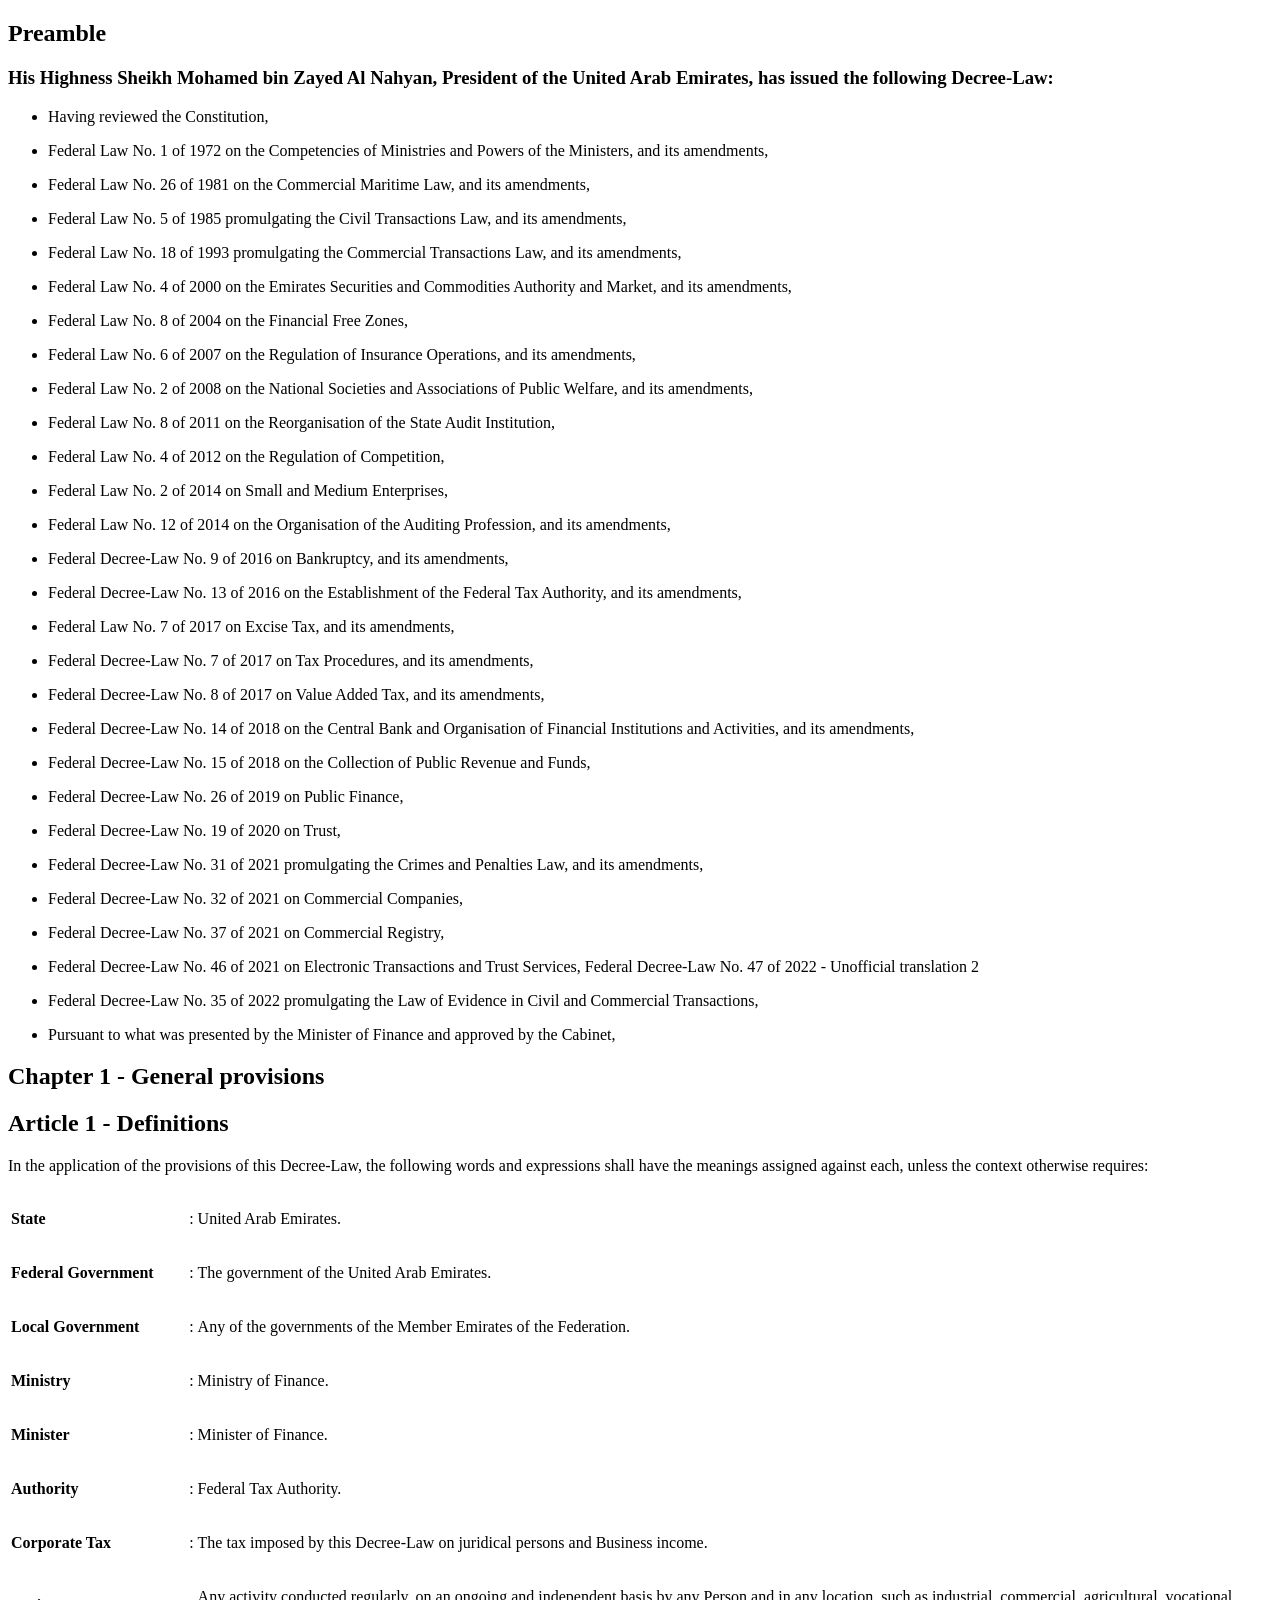
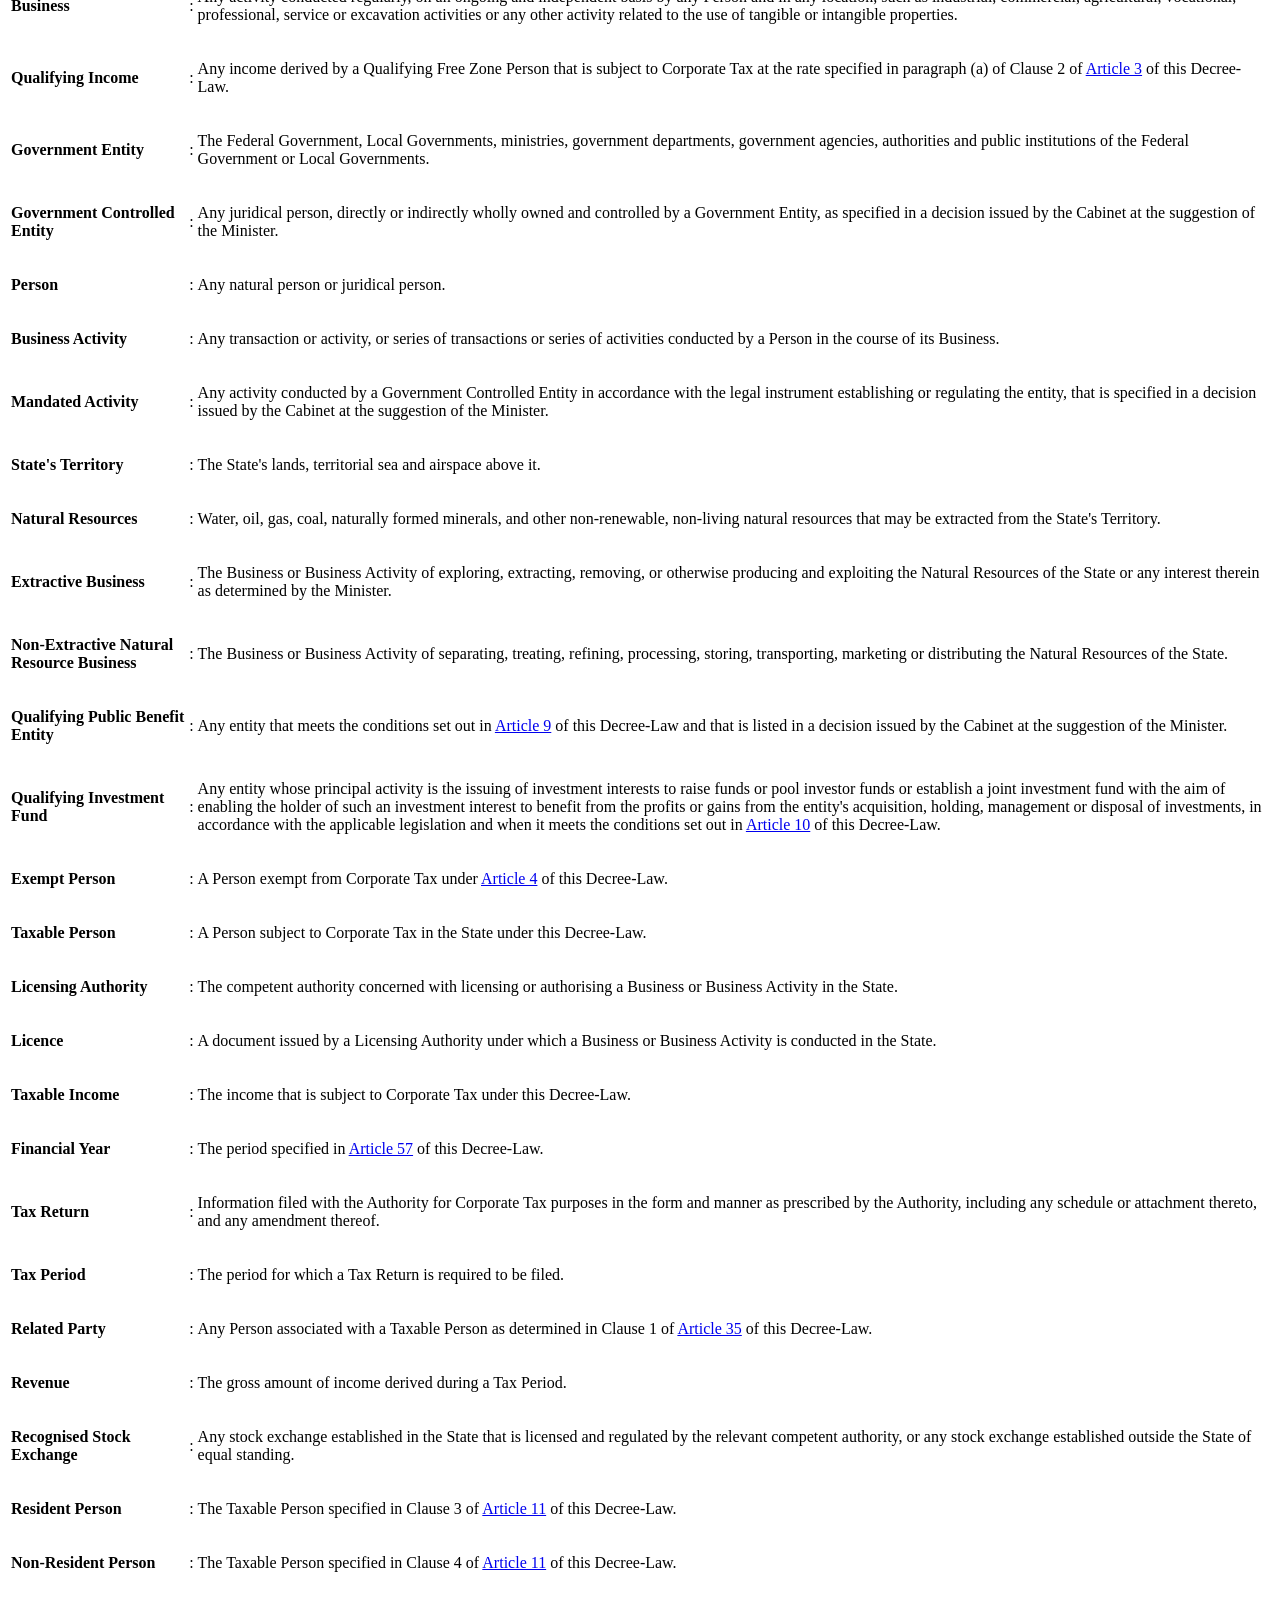
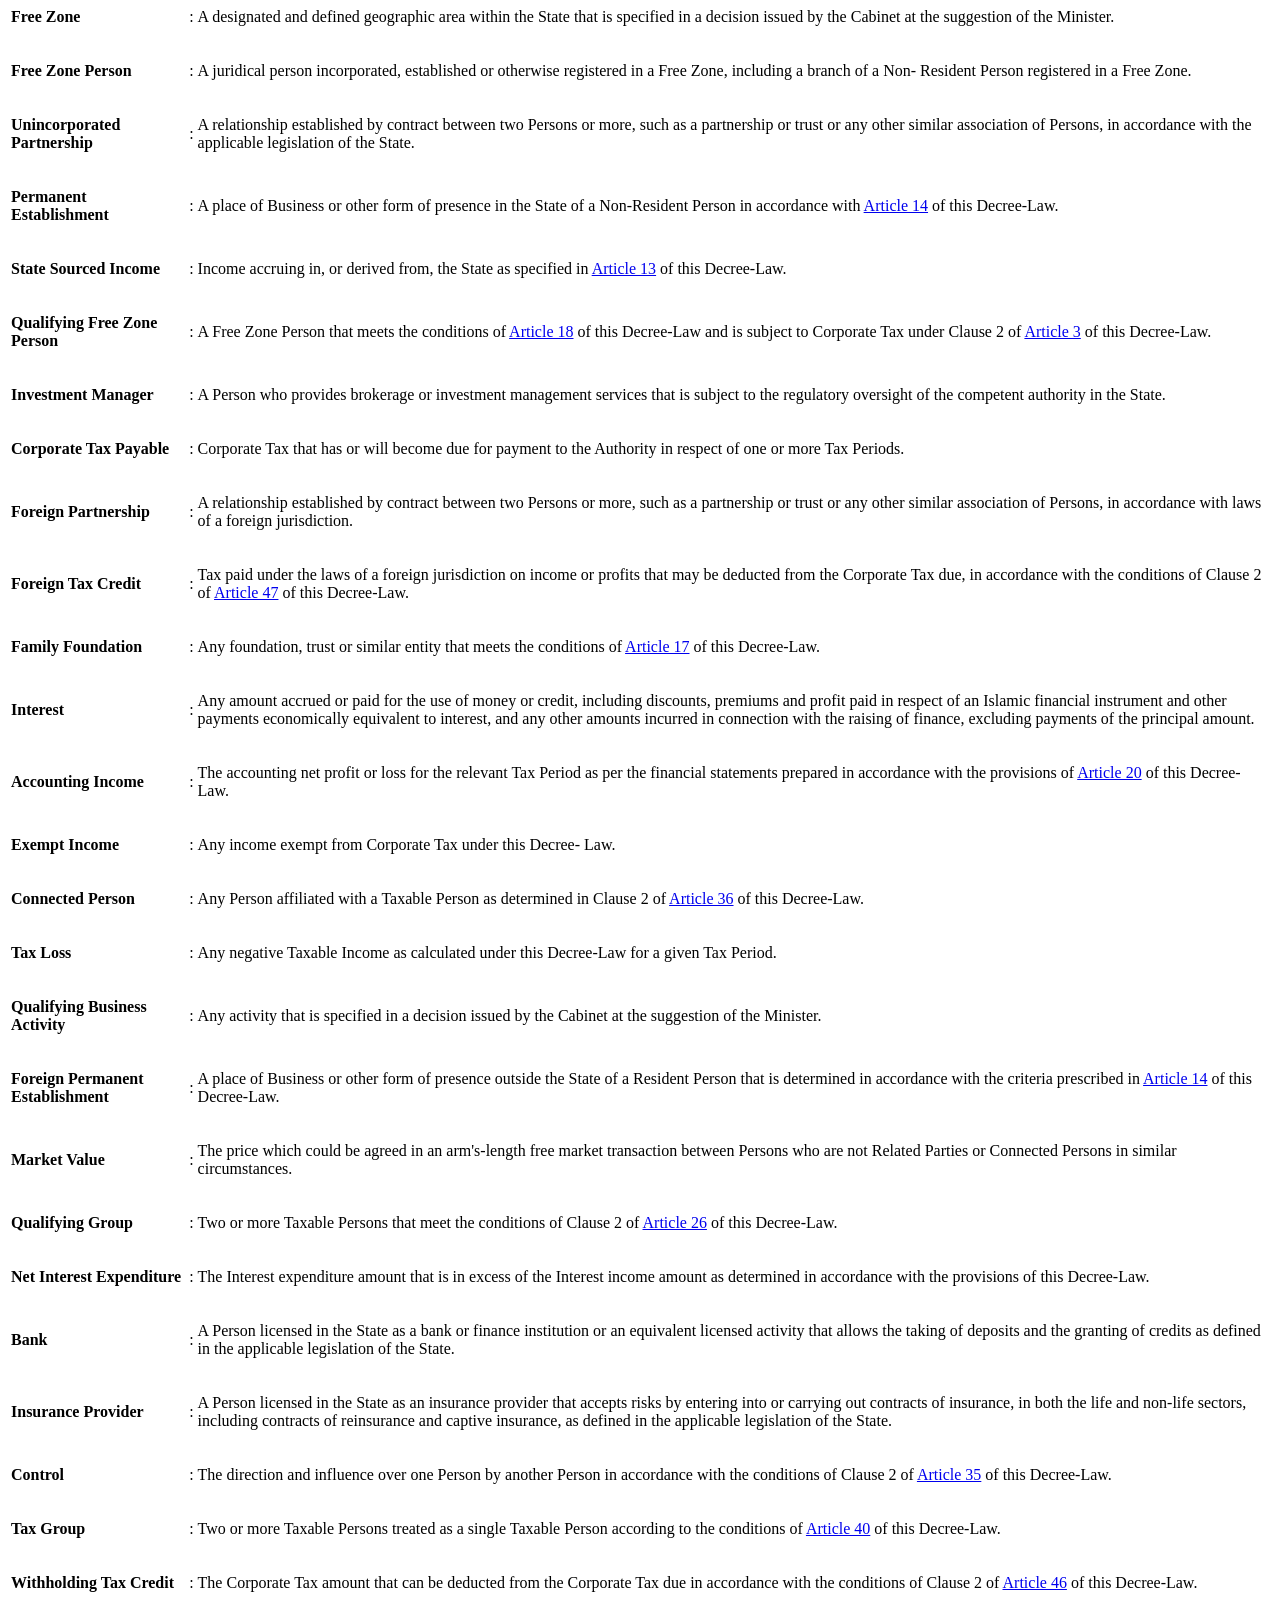
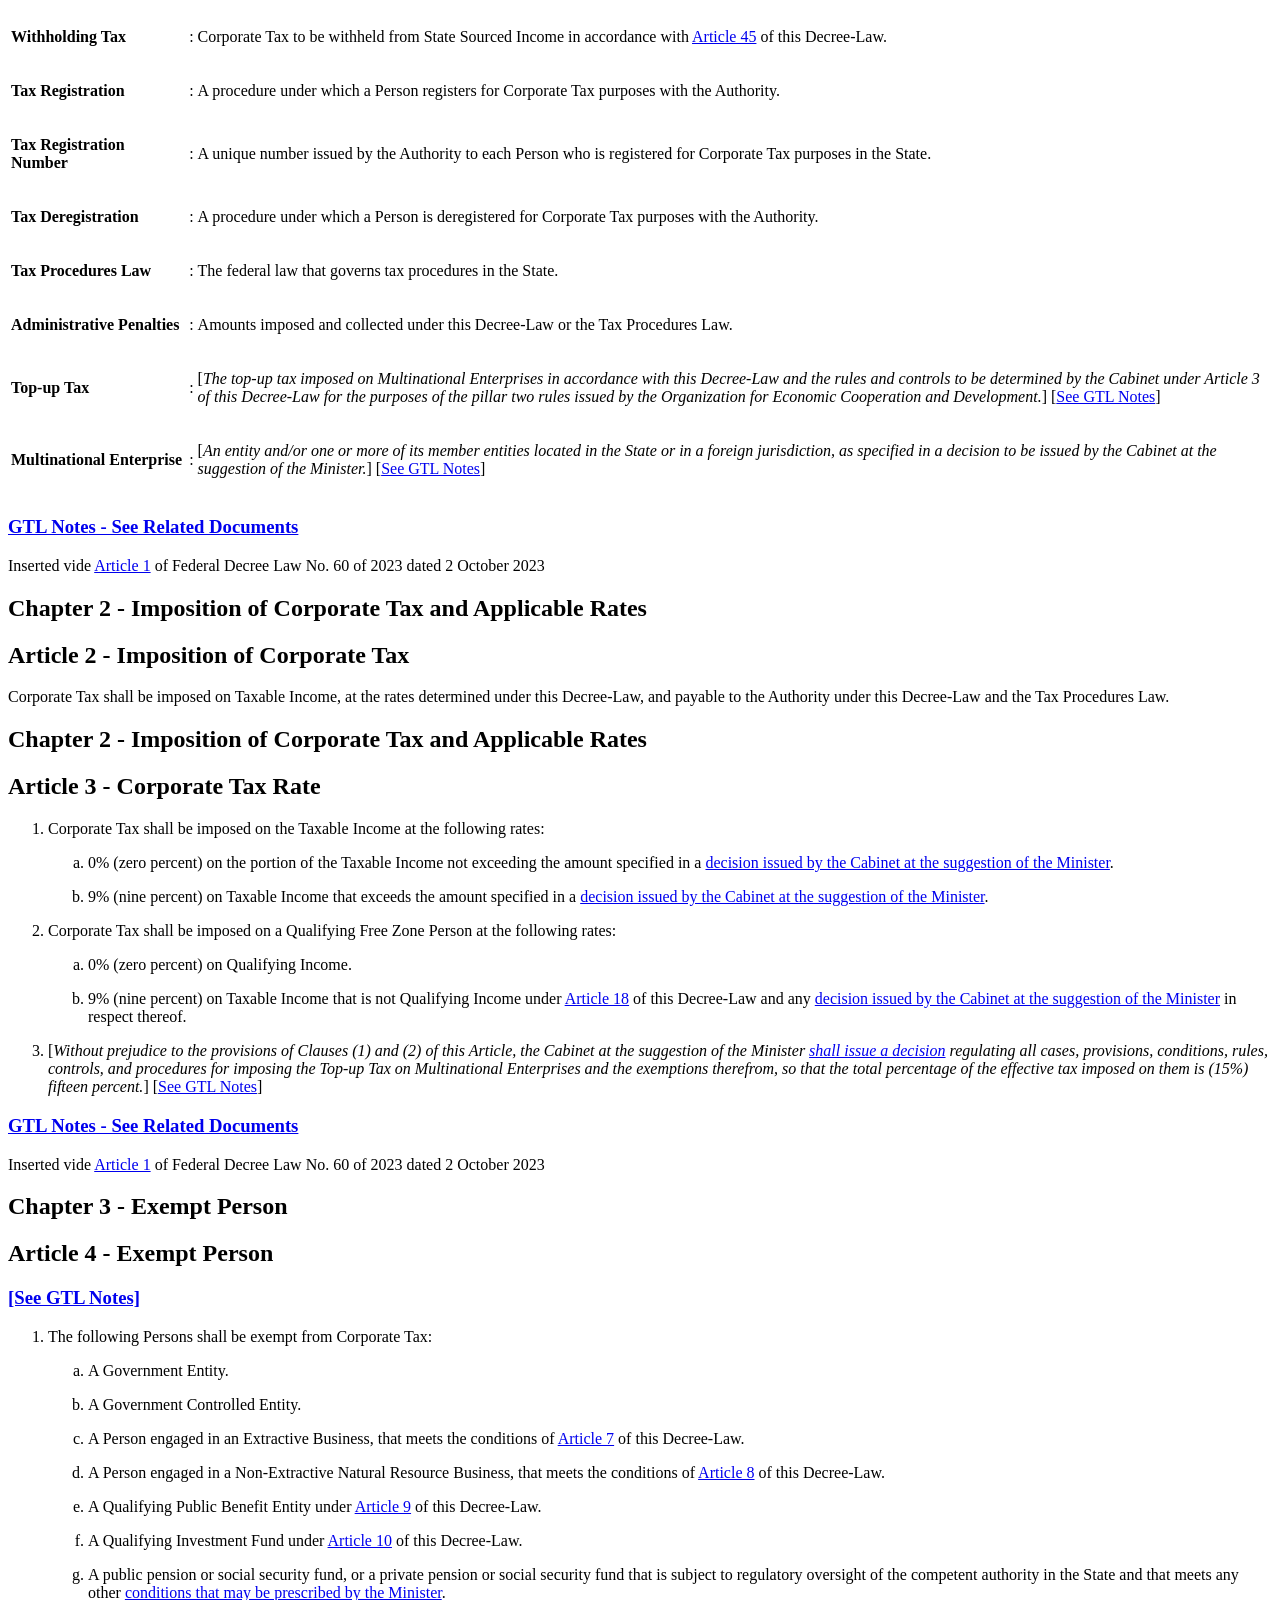
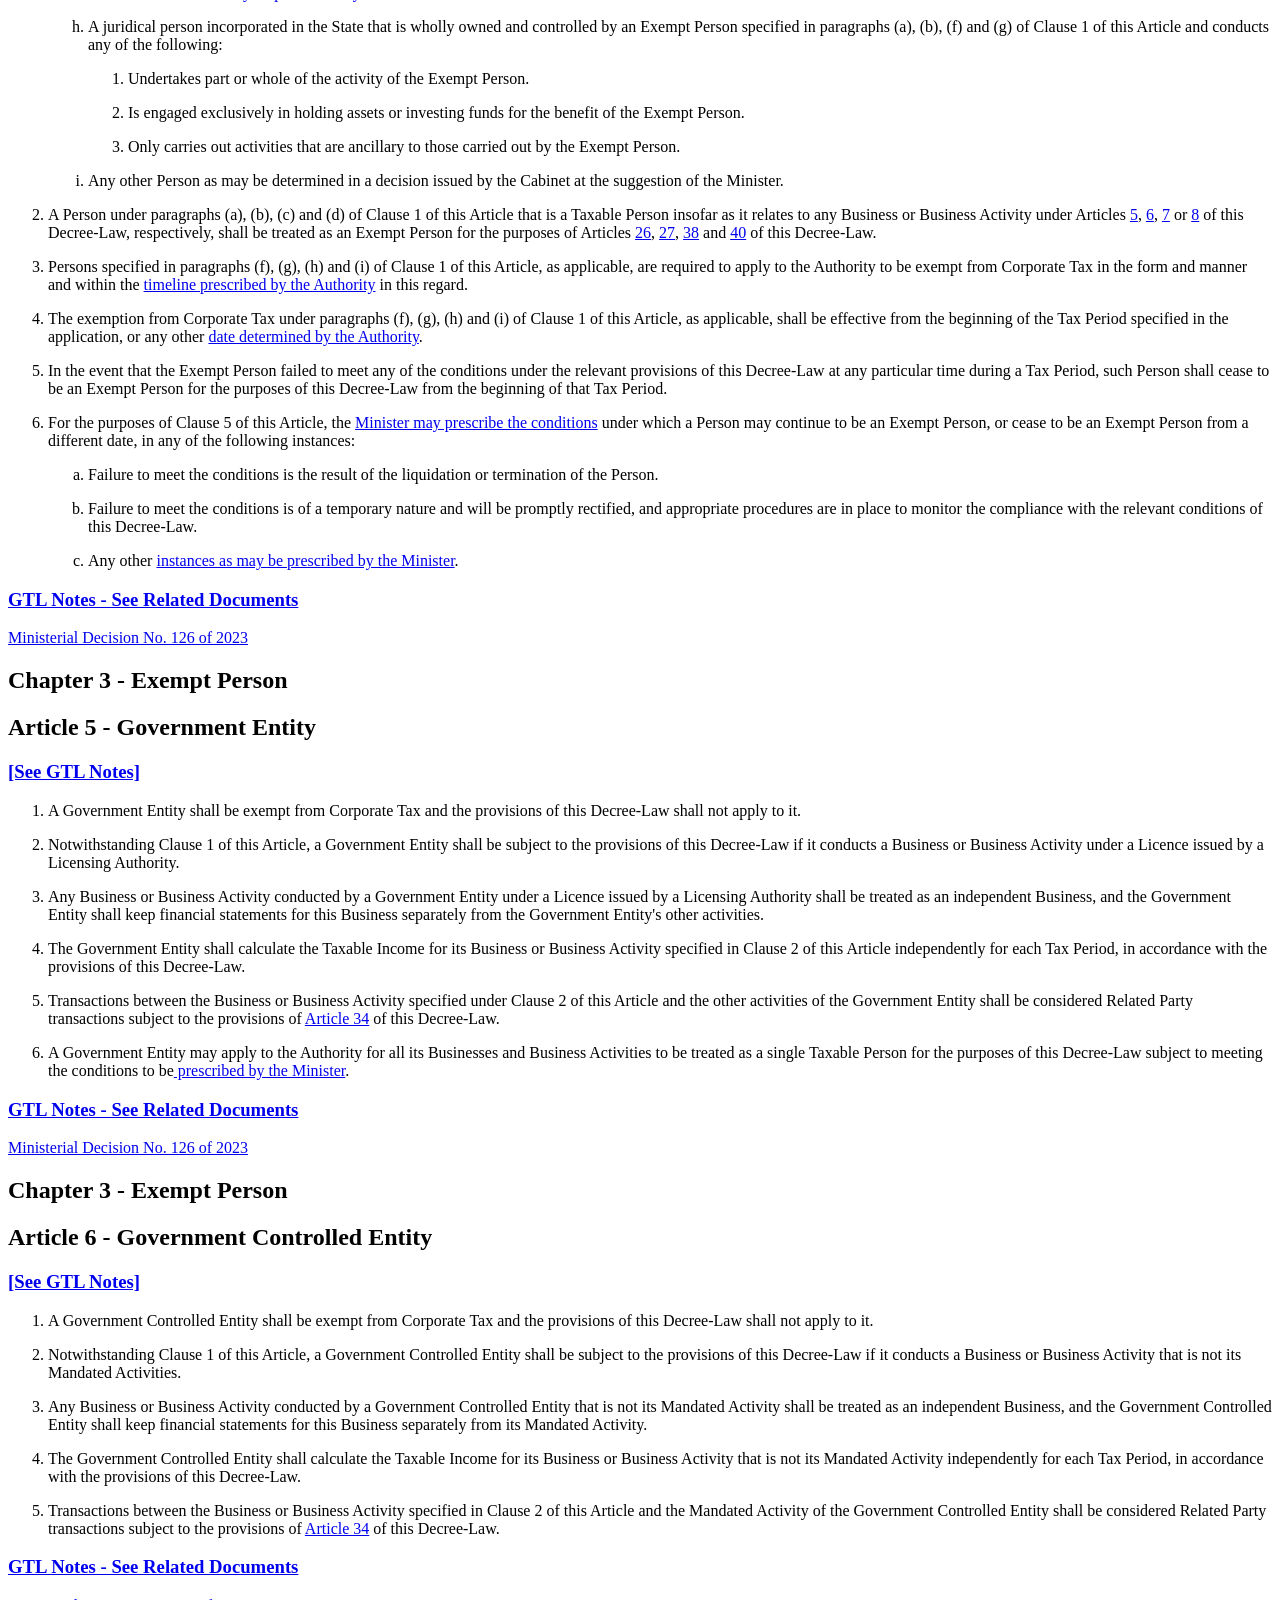
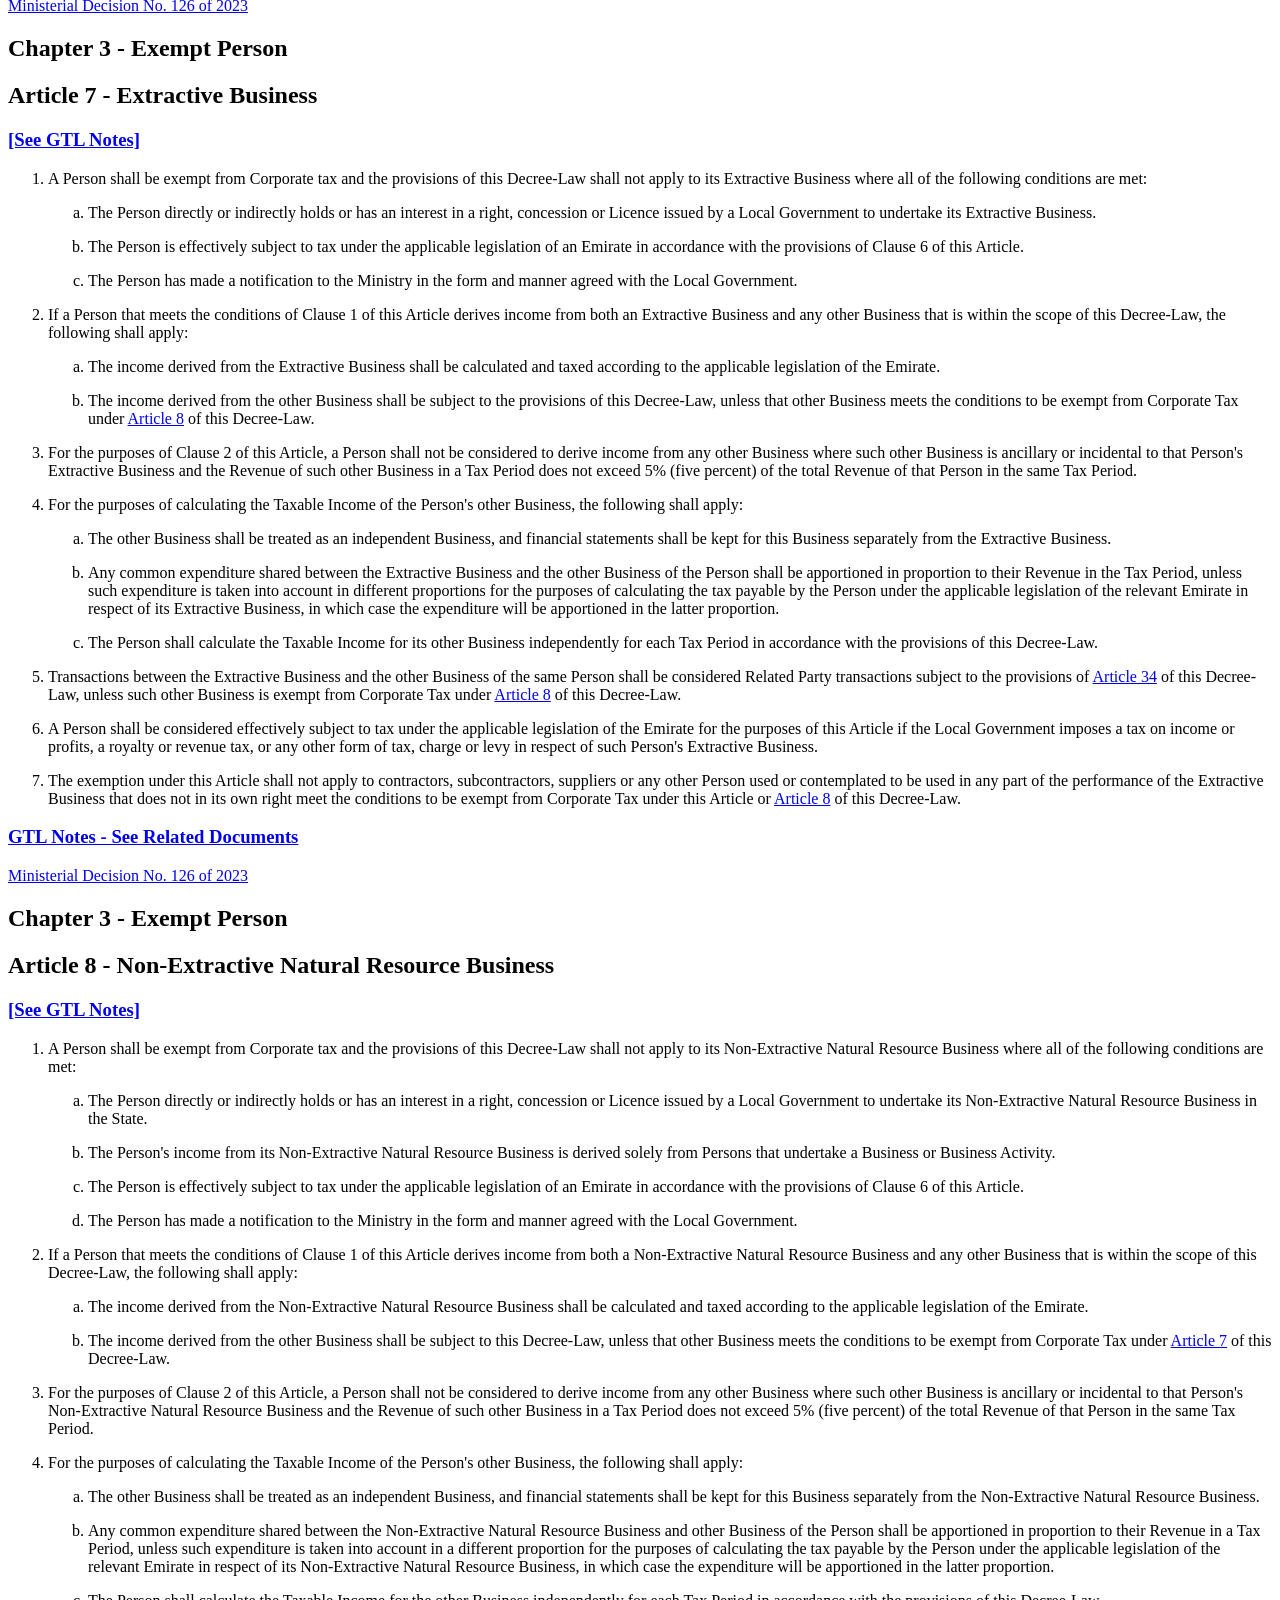
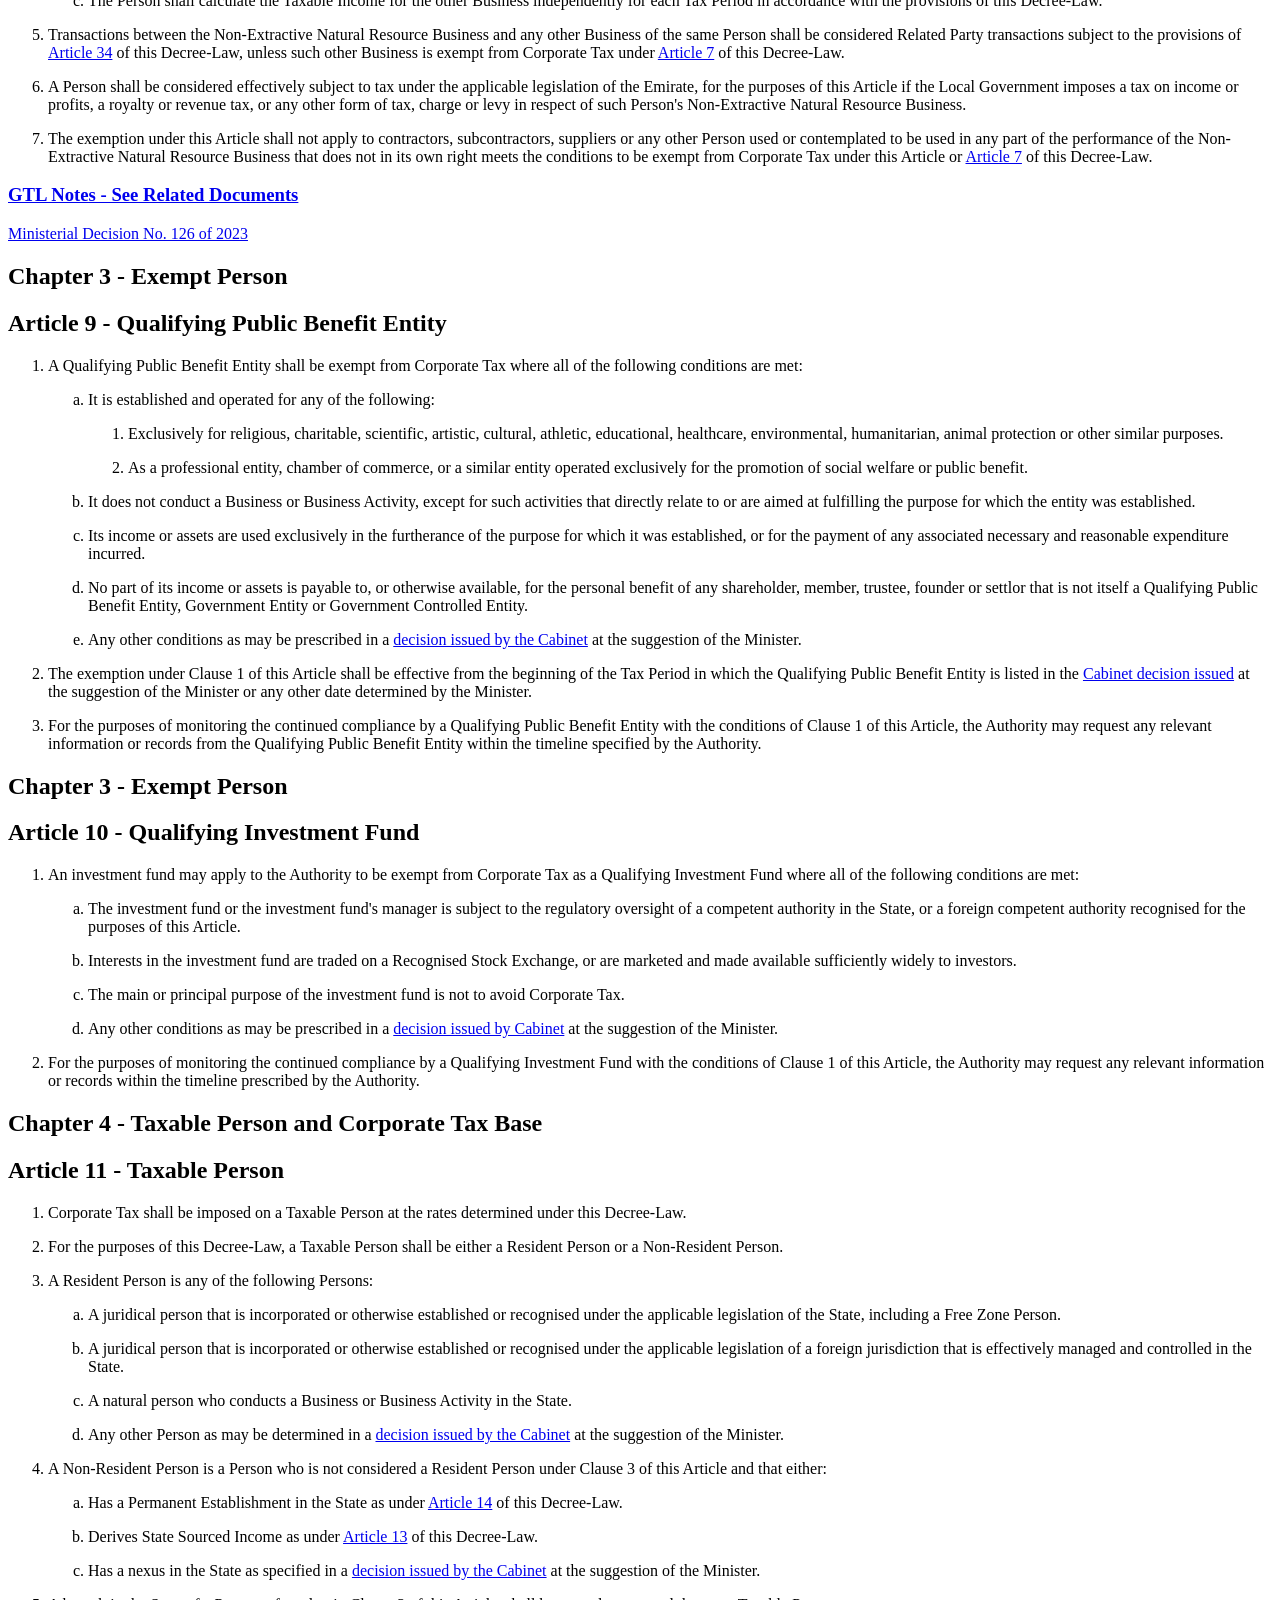
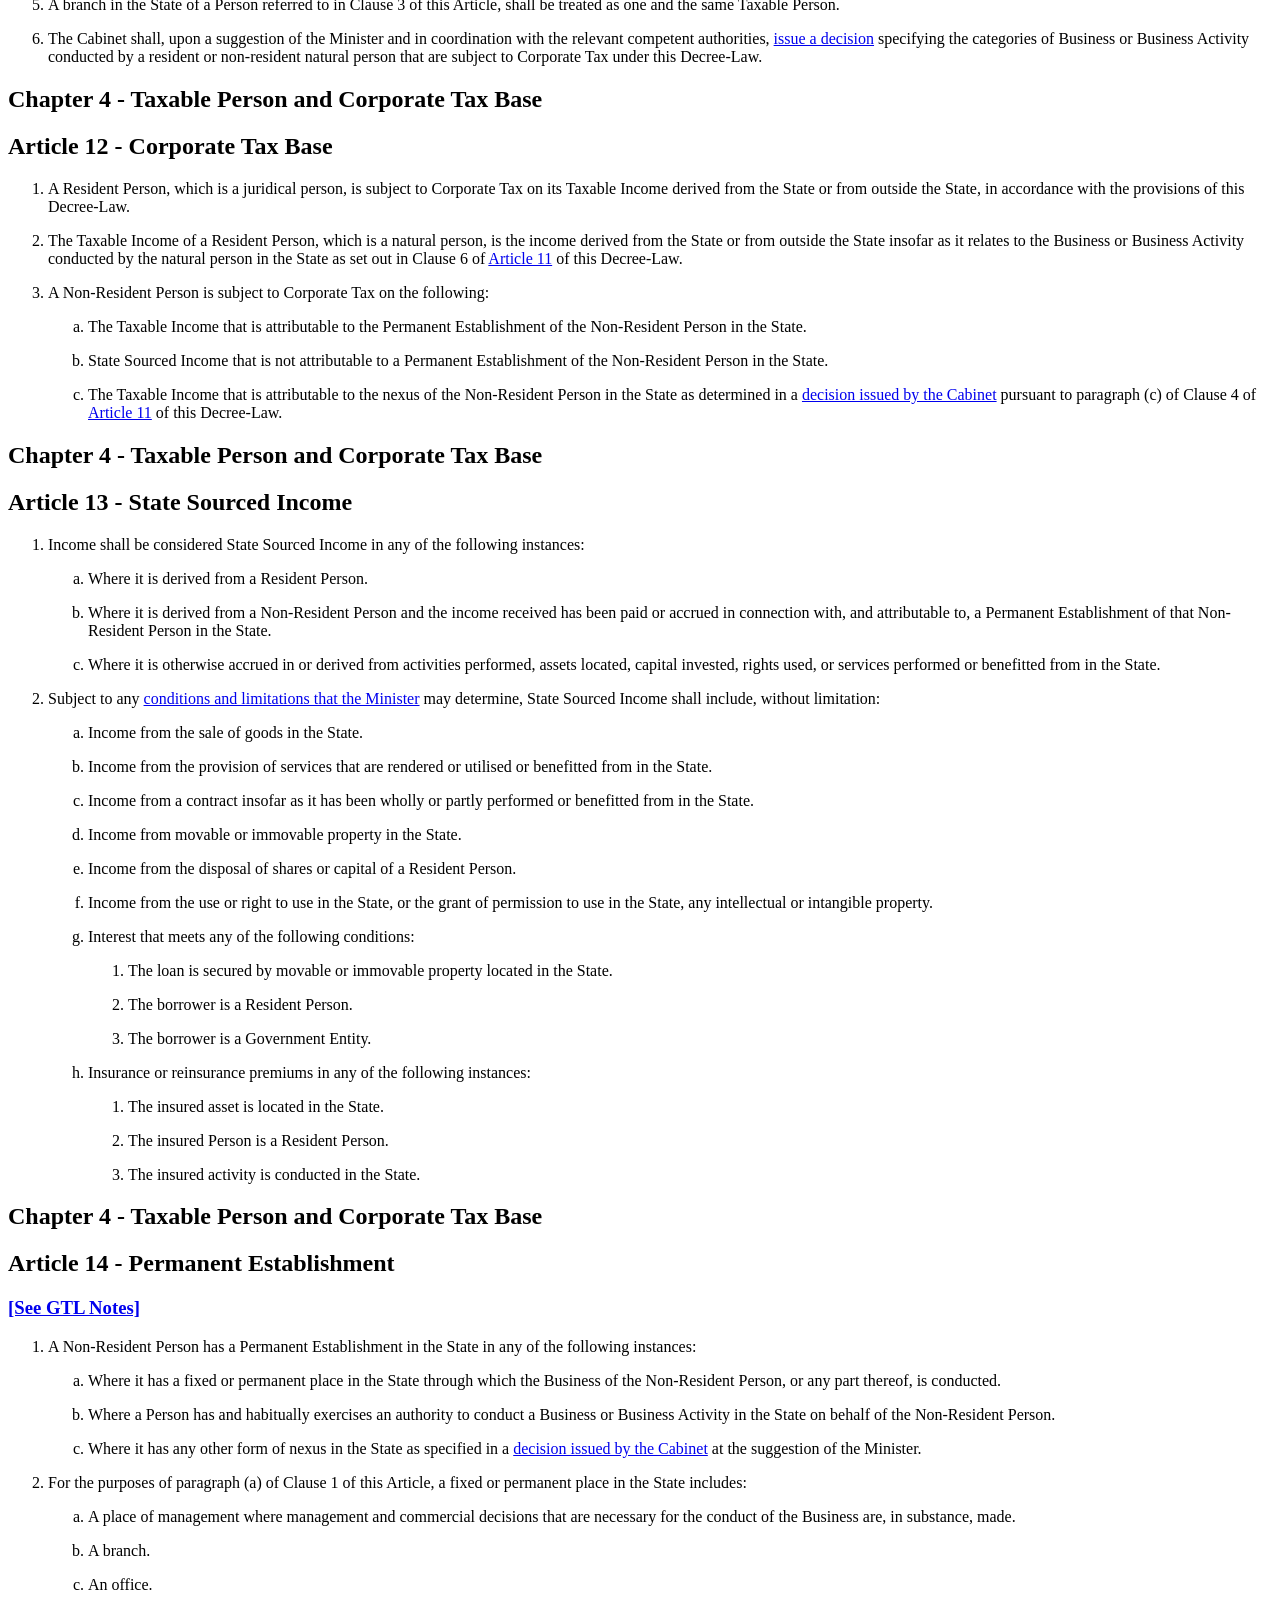
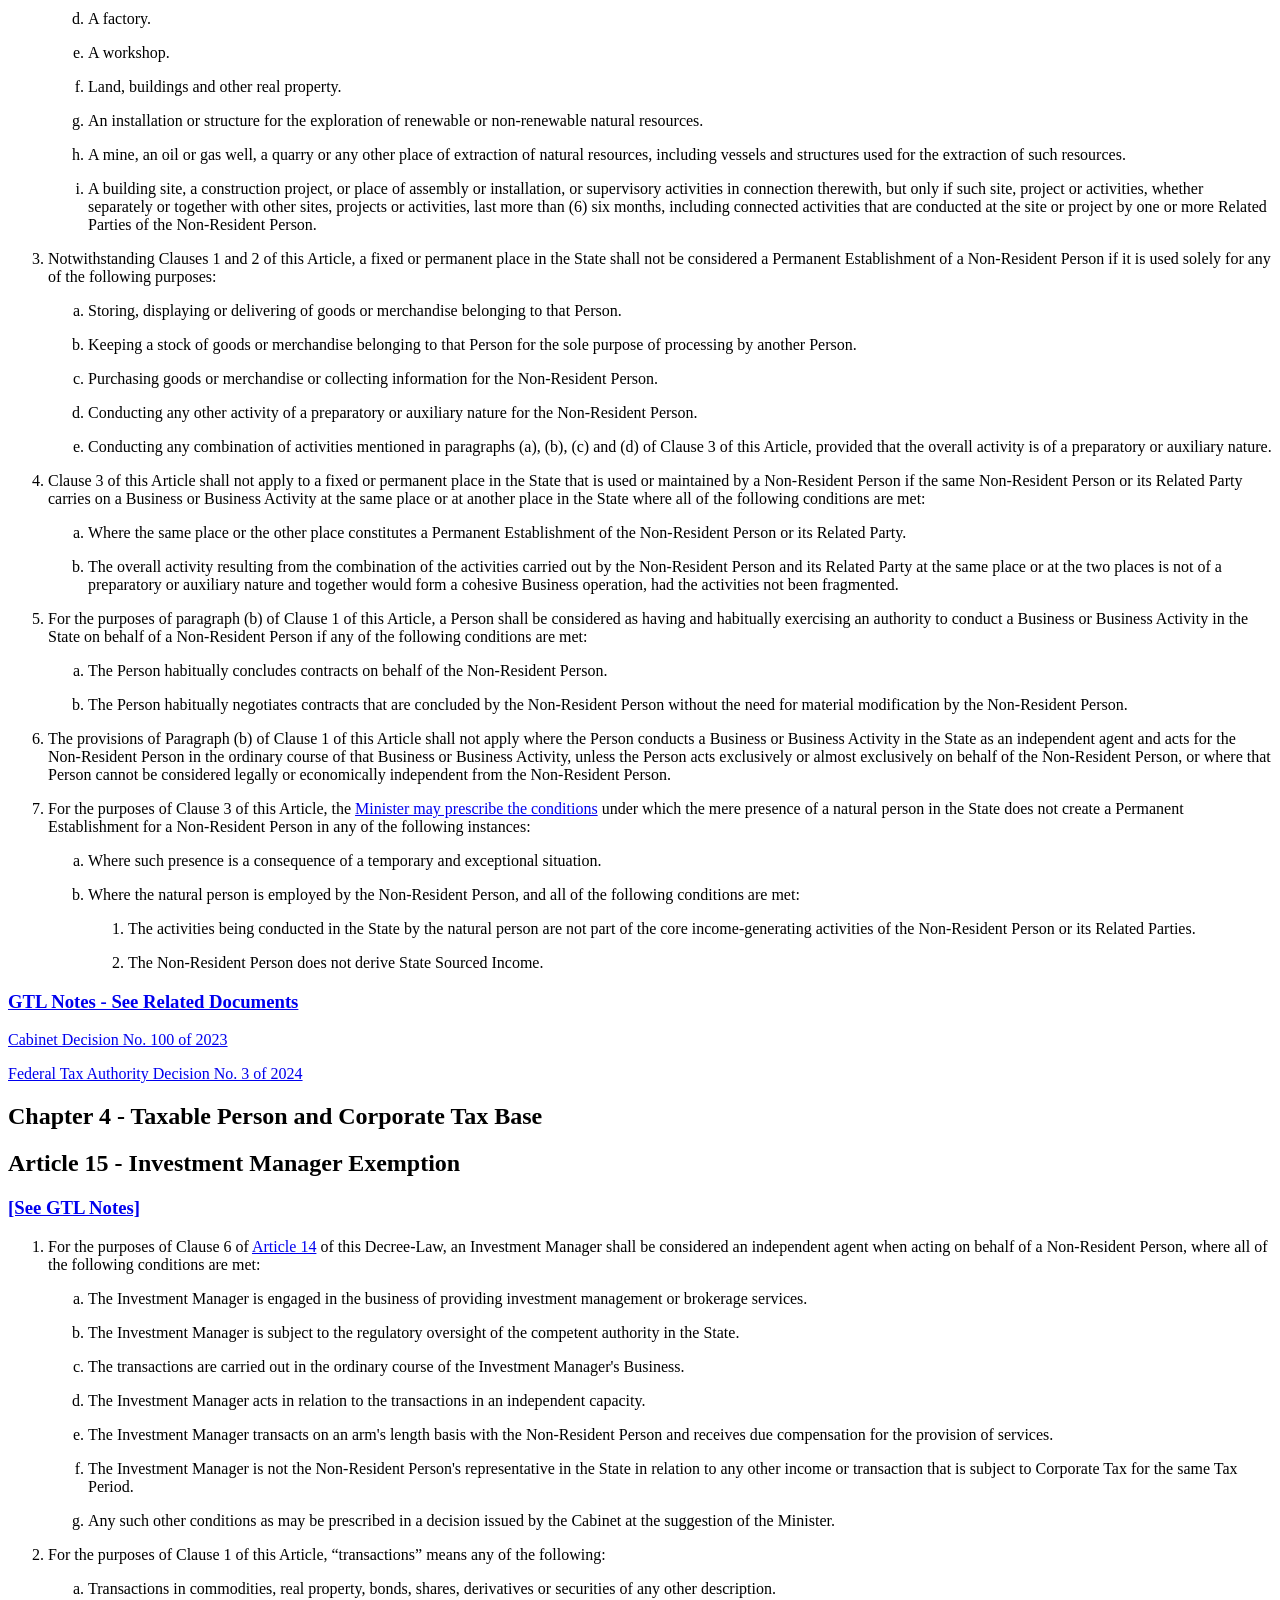
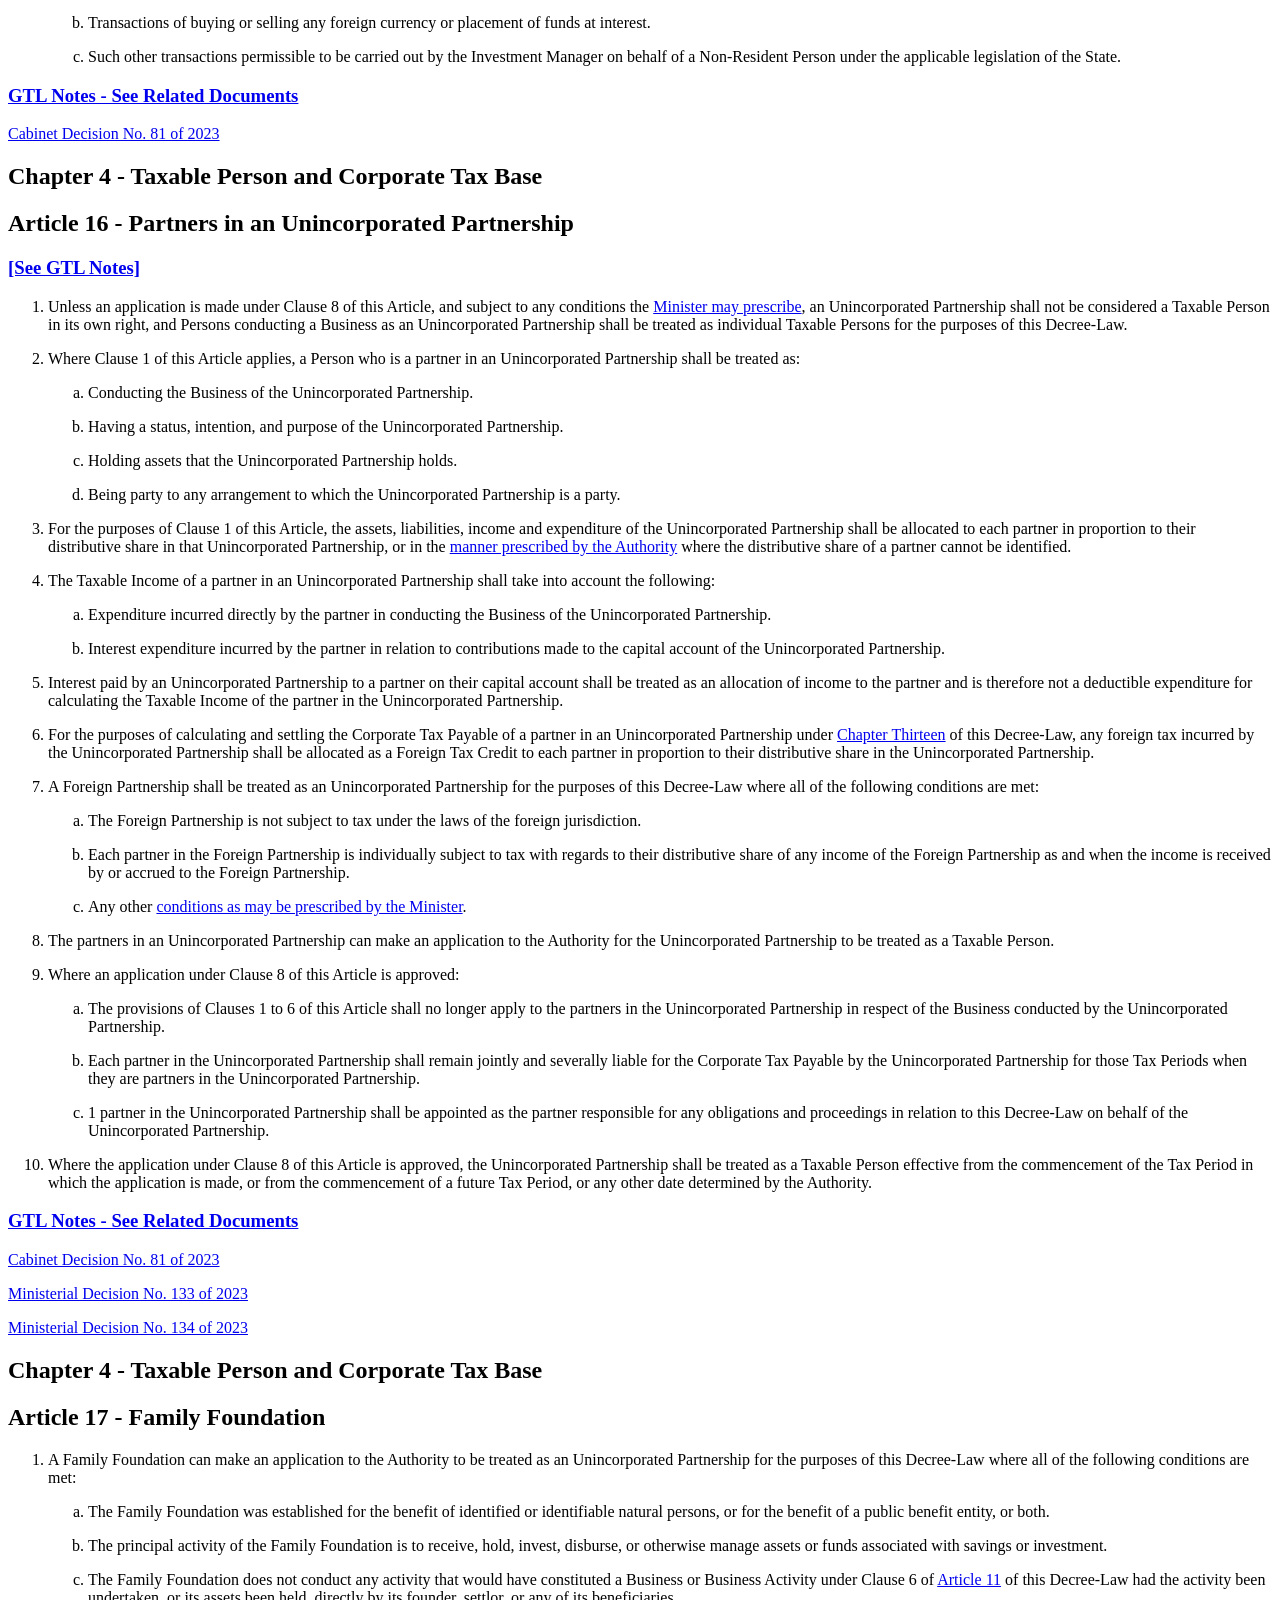
<file: html/aggr-1html.html>
<!DOCTYPE html>
<html lang="en">
<head>
    <meta charset="UTF-8">
    <meta name="viewport" content="width=device-width, initial-scale=1.0">
        <link rel='stylesheet' href='https://gtlcdnstorage.blob.core.windows.net/guide/stylesheets/article.css'>

    <title>uae-cit-47-country-law-articles</title>
</head>
<body>
    <div class="scope"><header><h2>Preamble</h2></header><main><section><article><h3>His Highness Sheikh Mohamed bin Zayed Al Nahyan, President of the United Arab Emirates, has issued the following Decree-Law:</h3><ul class="dashed"><li><p>Having reviewed the Constitution,</p></li><li><p>Federal Law No. 1 of 1972 on the Competencies of Ministries and Powers of the Ministers, and its amendments,</p></li><li><p>Federal Law No. 26 of 1981 on the Commercial Maritime Law, and its amendments,</p></li><li><p>Federal Law No. 5 of 1985 promulgating the Civil Transactions Law, and its amendments,</p></li><li><p>Federal Law No. 18 of 1993 promulgating the Commercial Transactions Law, and its amendments,</p></li><li><p>Federal Law No. 4 of 2000 on the Emirates Securities and Commodities Authority and Market, and its amendments,</p></li><li><p>Federal Law No. 8 of 2004 on the Financial Free Zones,</p></li><li><p>Federal Law No. 6 of 2007 on the Regulation of Insurance Operations, and its amendments,</p></li><li><p>Federal Law No. 2 of 2008 on the National Societies and Associations of Public Welfare, and its amendments,</p></li><li><p>Federal Law No. 8 of 2011 on the Reorganisation of the State Audit Institution,</p></li><li><p>Federal Law No. 4 of 2012 on the Regulation of Competition,</p></li><li><p>Federal Law No. 2 of 2014 on Small and Medium Enterprises,</p></li><li><p>Federal Law No. 12 of 2014 on the Organisation of the Auditing Profession, and its amendments,</p></li><li><p>Federal Decree-Law No. 9 of 2016 on Bankruptcy, and its amendments,</p></li><li><p>Federal Decree-Law No. 13 of 2016 on the Establishment of the Federal Tax Authority, and its amendments,</p></li><li><p>Federal Law No. 7 of 2017 on Excise Tax, and its amendments,</p></li><li><p>Federal Decree-Law No. 7 of 2017 on Tax Procedures, and its amendments,</p></li><li><p>Federal Decree-Law No. 8 of 2017 on Value Added Tax, and its amendments,</p></li><li><p>Federal Decree-Law No. 14 of 2018 on the Central Bank and Organisation of Financial Institutions and Activities, and its amendments,</p></li><li><p>Federal Decree-Law No. 15 of 2018 on the Collection of Public Revenue and Funds,</p></li><li><p>Federal Decree-Law No. 26 of 2019 on Public Finance,</p></li><li><p>Federal Decree-Law No. 19 of 2020 on Trust,</p></li><li><p>Federal Decree-Law No. 31 of 2021 promulgating the Crimes and Penalties Law, and its amendments,</p></li><li><p>Federal Decree-Law No. 32 of 2021 on Commercial Companies,</p></li><li><p>Federal Decree-Law No. 37 of 2021 on Commercial Registry,</p></li><li><p>Federal Decree-Law No. 46 of 2021 on Electronic Transactions and Trust Services, Federal Decree-Law No. 47 of 2022 - Unofficial translation 2</p></li><li><p>Federal Decree-Law No. 35 of 2022 promulgating the Law of Evidence in Civil and Commercial Transactions,</p></li><li><p>Pursuant to what was presented by the Minister of Finance and approved by the Cabinet,</p></li></ul></article></section></main></div>

<div class="scope"><header><h2>Chapter 1 - General provisions</h2><h2>Article 1 - Definitions</h2></header><main><section><article><p>In the application of the provisions of this Decree-Law, the following words and expressions shall have the meanings assigned against each, unless the context otherwise requires:</p><div class="definition-wrapper"><table class="definition"><tr><td><p><b>State</b></p></td><td><p>:</p></td><td><p>United Arab Emirates.</p></td></tr><tr><td><p><b>Federal Government</b></p></td><td><p>:</p></td><td><p>The government of the United Arab Emirates.</p></td></tr><tr><td><p><b>Local Government</b></p></td><td><p>:</p></td><td><p>Any of the governments of the Member Emirates of the Federation.</p></td></tr><tr><td><p><b>Ministry</b></p></td><td><p>:</p></td><td><p>Ministry of Finance.</p></td></tr><tr><td><p><b>Minister</b></p></td><td><p>:</p></td><td><p>Minister of Finance.</p></td></tr><tr><td><p><b>Authority</b></p></td><td><p>:</p></td><td><p>Federal Tax Authority.</p></td></tr><tr><td><p><b>Corporate Tax</b></p></td><td><p>:</p></td><td><p>The tax imposed by this Decree-Law on juridical persons and Business income.</p></td></tr><tr><td><p><b>Business</b></p></td><td><p>:</p></td><td><p>Any activity conducted regularly, on an ongoing and independent basis by any Person and in any location, such as industrial, commercial, agricultural, vocational, professional, service or excavation activities or any other activity related to the use of tangible or intangible properties.</p></td></tr><tr><td><p><b>Qualifying Income</b></p></td><td><p>:</p></td><td><p>Any income derived by a Qualifying Free Zone Person that is subject to Corporate Tax at the rate specified in paragraph (a) of Clause 2 of <a href="/articles/uae-cit-fdl-47-of-2022-article-3">Article 3</a> of this Decree-Law.</p></td></tr><tr><td><p><b>Government Entity</b></p></td><td><p>:</p></td><td><p>The Federal Government, Local Governments, ministries, government departments, government agencies, authorities and public institutions of the Federal Government or Local Governments.</p></td></tr><tr><td><p><b>Government Controlled Entity</b></p></td><td><p>:</p></td><td><p>Any juridical person, directly or indirectly wholly owned and controlled by a Government Entity, as specified in a decision issued by the Cabinet at the suggestion of the Minister.</p></td></tr><tr><td><p><b>Person</b></p></td><td><p>:</p></td><td><p>Any natural person or juridical person.</p></td></tr><tr><td><p><b>Business Activity</b></p></td><td><p>:</p></td><td><p>Any transaction or activity, or series of transactions or series of activities conducted by a Person in the course of its Business.</p></td></tr><tr><td><p><b>Mandated Activity</b></p></td><td><p>:</p></td><td><p>Any activity conducted by a Government Controlled Entity in accordance with the legal instrument establishing or regulating the entity, that is specified in a decision issued by the Cabinet at the suggestion of the Minister.</p></td></tr><tr><td><p><b>State's Territory</b></p></td><td><p>:</p></td><td><p>The State's lands, territorial sea and airspace above it.</p></td></tr><tr><td><p><b>Natural Resources</b></p></td><td><p>:</p></td><td><p>Water, oil, gas, coal, naturally formed minerals, and other non-renewable, non-living natural resources that may be extracted from the State's Territory. </p></td></tr><tr><td><p><b>Extractive Business</b></p></td><td><p>:</p></td><td><p>The Business or Business Activity of exploring, extracting, removing, or otherwise producing and exploiting the Natural Resources of the State or any interest therein as determined by the Minister.</p></td></tr><tr><td><p><b>Non-Extractive Natural Resource Business</b></p></td><td><p>:</p></td><td><p>The Business or Business Activity of separating, treating, refining, processing, storing, transporting, marketing or distributing the Natural Resources of the State.</p></td></tr><tr><td><p><b>Qualifying Public Benefit Entity</b></p></td><td><p>:</p></td><td><p>Any entity that meets the conditions set out in <a href="/articles/uae-cit-fdl-47-of-2022-article-9">Article 9</a> of this Decree-Law and that is listed in a decision issued by the Cabinet at the suggestion of the Minister.</p></td></tr><tr><td><p><b>Qualifying Investment Fund</b></p></td><td><p>:</p></td><td><p>Any entity whose principal activity is the issuing of investment interests to raise funds or pool investor funds or establish a joint investment fund with the aim of enabling the holder of such an investment interest to benefit from the profits or gains from the entity's acquisition, holding, management or disposal of investments, in accordance with the applicable legislation and when it meets the conditions set out in <a href="/articles/uae-cit-fdl-47-of-2022-article-10">Article 10</a> of this Decree-Law.</p></td></tr><tr><td><p><b>Exempt Person</b></p></td><td><p>:</p></td><td><p>A Person exempt from Corporate Tax under <a href="/articles/uae-cit-fdl-47-of-2022-article-4">Article 4</a> of this Decree-Law.</p></td></tr><tr><td><p><b>Taxable Person</b></p></td><td><p>:</p></td><td><p>A Person subject to Corporate Tax in the State under this Decree-Law.</p></td></tr><tr><td><p><b>Licensing Authority</b></p></td><td><p>:</p></td><td><p>The competent authority concerned with licensing or authorising a Business or Business Activity in the State.</p></td></tr><tr><td><p><b>Licence</b></p></td><td><p>:</p></td><td><p>A document issued by a Licensing Authority under which a Business or Business Activity is conducted in the State.</p></td></tr><tr><td><p><b>Taxable Income</b></p></td><td><p>:</p></td><td><p>The income that is subject to Corporate Tax under this Decree-Law.</p></td></tr><tr><td><p><b>Financial Year</b></p></td><td><p>:</p></td><td><p>The period specified in <a href="/articles/uae-cit-fdl-47-of-2022-article-57">Article 57</a> of this Decree-Law.</p></td></tr><tr><td><p><b>Tax Return</b></p></td><td><p>:</p></td><td><p>Information filed with the Authority for Corporate Tax purposes in the form and manner as prescribed by the Authority, including any schedule or attachment thereto, and any amendment thereof.</p></td></tr><tr><td><p><b>Tax Period</b></p></td><td><p>:</p></td><td><p>The period for which a Tax Return is required to be filed.</p></td></tr><tr><td><p><b>Related Party</b></p></td><td><p>:</p></td><td><p>Any Person associated with a Taxable Person as determined in Clause 1 of <a href="/articles/uae-cit-fdl-47-of-2022-article-35">Article 35</a> of this Decree-Law.</p></td></tr><tr><td><p><b>Revenue</b></p></td><td><p>:</p></td><td><p>The gross amount of income derived during a Tax Period.</p></td></tr><tr><td><p><b>Recognised Stock Exchange</b></p></td><td><p>:</p></td><td><p>Any stock exchange established in the State that is licensed and regulated by the relevant competent authority, or any stock exchange established outside the State of equal standing.</p></td></tr><tr><td><p><b>Resident Person</b></p></td><td><p>:</p></td><td><p>The Taxable Person specified in Clause 3 of <a href="/articles/uae-cit-fdl-47-of-2022-article-11">Article 11</a> of this Decree-Law.</p></td></tr><tr><td><p><b>Non-Resident Person</b></p></td><td><p>:</p></td><td><p>The Taxable Person specified in Clause 4 of <a href="/articles/uae-cit-fdl-47-of-2022-article-11">Article 11</a> of this Decree-Law.</p></td></tr><tr><td><p><b>Free Zone</b></p></td><td><p>:</p></td><td><p>A designated and defined geographic area within the State that is specified in a decision issued by the Cabinet at the suggestion of the Minister.</p></td></tr><tr><td><p><b>Free Zone Person</b></p></td><td><p>:</p></td><td><p>A juridical person incorporated, established or otherwise registered in a Free Zone, including a branch of a Non- Resident Person registered in a Free Zone. </p></td></tr><tr><td><p><b>Unincorporated Partnership</b></p></td><td><p>:</p></td><td><p>A relationship established by contract between two Persons or more, such as a partnership or trust or any other similar association of Persons, in accordance with the applicable legislation of the State.</p></td></tr><tr><td><p><b>Permanent Establishment</b></p></td><td><p>:</p></td><td><p>A place of Business or other form of presence in the State of a Non-Resident Person in accordance with <a href="/articles/uae-cit-fdl-47-of-2022-article-14">Article 14</a> of this Decree-Law.</p></td></tr><tr><td><p><b>State Sourced Income</b></p></td><td><p>:</p></td><td><p>Income accruing in, or derived from, the State as specified in <a href="/articles/uae-cit-fdl-47-of-2022-article-13">Article 13</a> of this Decree-Law.</p></td></tr><tr><td><p><b>Qualifying Free Zone Person</b></p></td><td><p>:</p></td><td><p>A Free Zone Person that meets the conditions of <a href="/articles/uae-cit-fdl-47-of-2022-article-18">Article 18</a> of this Decree-Law and is subject to Corporate Tax under Clause 2 of <a href="/articles/uae-cit-fdl-47-of-2022-article-3">Article 3</a> of this Decree-Law.</p></td></tr><tr><td><p><b>Investment Manager</b></p></td><td><p>:</p></td><td><p>A Person who provides brokerage or investment management services that is subject to the regulatory oversight of the competent authority in the State.</p></td></tr><tr><td><p><b>Corporate Tax Payable</b></p></td><td><p>:</p></td><td><p>Corporate Tax that has or will become due for payment to the Authority in respect of one or more Tax Periods.</p></td></tr><tr><td><p><b>Foreign Partnership</b></p></td><td><p>:</p></td><td><p>A relationship established by contract between two Persons or more, such as a partnership or trust or any other similar association of Persons, in accordance with laws of a foreign jurisdiction.</p></td></tr><tr><td><p><b>Foreign Tax Credit</b></p></td><td><p>:</p></td><td><p>Tax paid under the laws of a foreign jurisdiction on income or profits that may be deducted from the Corporate Tax due, in accordance with the conditions of Clause 2 of <a href="/articles/uae-cit-fdl-47-of-2022-article-47">Article 47</a> of this Decree-Law.</p></td></tr><tr><td><p><b>Family Foundation</b></p></td><td><p>:</p></td><td><p>Any foundation, trust or similar entity that meets the conditions of <a href="/articles/uae-cit-fdl-47-of-2022-article-17">Article 17</a> of this Decree-Law.</p></td></tr><tr><td><p><b>Interest</b></p></td><td><p>:</p></td><td><p>Any amount accrued or paid for the use of money or credit, including discounts, premiums and profit paid in respect of an Islamic financial instrument and other payments economically equivalent to interest, and any other amounts incurred in connection with the raising of finance, excluding payments of the principal amount.</p></td></tr><tr><td><p><b>Accounting Income</b></p></td><td><p>:</p></td><td><p>The accounting net profit or loss for the relevant Tax Period as per the financial statements prepared in accordance with the provisions of <a href="/articles/uae-cit-fdl-47-of-2022-article-20">Article 20</a> of this Decree-Law.</p></td></tr><tr><td><p><b>Exempt Income</b></p></td><td><p>:</p></td><td><p>Any income exempt from Corporate Tax under this Decree- Law.</p></td></tr><tr><td><p><b>Connected Person</b></p></td><td><p>:</p></td><td><p>Any Person affiliated with a Taxable Person as determined in Clause 2 of <a href="/articles/uae-cit-fdl-47-of-2022-article-36">Article 36</a> of this Decree-Law.</p></td></tr><tr><td><p><b>Tax Loss</b></p></td><td><p>:</p></td><td><p>Any negative Taxable Income as calculated under this Decree-Law for a given Tax Period.</p></td></tr><tr><td><p><b>Qualifying Business Activity</b></p></td><td><p>:</p></td><td><p>Any activity that is specified in a decision issued by the Cabinet at the suggestion of the Minister.</p></td></tr><tr><td><p><b>Foreign Permanent Establishment</b></p></td><td><p>:</p></td><td><p>A place of Business or other form of presence outside the State of a Resident Person that is determined in accordance with the criteria prescribed in <a href="/articles/uae-cit-fdl-47-of-2022-article-14">Article 14</a> of this Decree-Law.</p></td></tr><tr><td><p><b>Market Value</b></p></td><td><p>:</p></td><td><p>The price which could be agreed in an arm's-length free market transaction between Persons who are not Related Parties or Connected Persons in similar circumstances.</p></td></tr><tr><td><p><b>Qualifying Group</b></p></td><td><p>:</p></td><td><p>Two or more Taxable Persons that meet the conditions of Clause 2 of <a href="/articles/uae-cit-fdl-47-of-2022-article-26">Article 26</a> of this Decree-Law.</p></td></tr><tr><td><p><b>Net Interest Expenditure</b></p></td><td><p>:</p></td><td><p>The Interest expenditure amount that is in excess of the Interest income amount as determined in accordance with the provisions of this Decree-Law.</p></td></tr><tr><td><p><b>Bank</b></p></td><td><p>:</p></td><td><p>A Person licensed in the State as a bank or finance institution or an equivalent licensed activity that allows the taking of deposits and the granting of credits as defined in the applicable legislation of the State.</p></td></tr><tr><td><p><b>Insurance Provider</b></p></td><td><p>:</p></td><td><p>A Person licensed in the State as an insurance provider that accepts risks by entering into or carrying out contracts of insurance, in both the life and non-life sectors, including contracts of reinsurance and captive insurance, as defined in the applicable legislation of the State.</p></td></tr><tr><td><p><b>Control</b></p></td><td><p>:</p></td><td><p>The direction and influence over one Person by another Person in accordance with the conditions of Clause 2 of <a href="/articles/uae-cit-fdl-47-of-2022-article-35">Article 35</a> of this Decree-Law.</p></td></tr><tr><td><p><b>Tax Group</b></p></td><td><p>:</p></td><td><p>Two or more Taxable Persons treated as a single Taxable Person according to the conditions of <a href="/articles/uae-cit-fdl-47-of-2022-article-40">Article 40</a> of this Decree-Law.</p></td></tr><tr><td><p><b>Withholding Tax Credit</b></p></td><td><p>:</p></td><td><p>The Corporate Tax amount that can be deducted from the Corporate Tax due in accordance with the conditions of Clause 2 of <a href="/articles/uae-cit-fdl-47-of-2022-article-46">Article 46</a> of this Decree-Law.</p></td></tr><tr><td><p><b>Withholding Tax</b></p></td><td><p>:</p></td><td><p>Corporate Tax to be withheld from State Sourced Income in accordance with <a href="/articles/uae-cit-fdl-47-of-2022-article-45">Article 45</a> of this Decree-Law.</p></td></tr><tr><td><p><b>Tax Registration</b></p></td><td><p>:</p></td><td><p>A procedure under which a Person registers for Corporate Tax purposes with the Authority.</p></td></tr><tr><td><p><b>Tax Registration Number</b></p></td><td><p>:</p></td><td><p>A unique number issued by the Authority to each Person who is registered for Corporate Tax purposes in the State.</p></td></tr><tr><td><p><b>Tax Deregistration</b></p></td><td><p>:</p></td><td><p>A procedure under which a Person is deregistered for Corporate Tax purposes with the Authority.</p></td></tr><tr><td><p><b>Tax Procedures Law</b></p></td><td><p>:</p></td><td><p>The federal law that governs tax procedures in the State.</p></td></tr><tr><td><p><b>Administrative Penalties</b></p></td><td><p>:</p></td><td><p>Amounts imposed and collected under this Decree-Law or the Tax Procedures Law. </p></td></tr><tr><td><p><b>Top-up Tax</b></p></td><td><p>:</p></td><td><p>[<em>The top-up tax imposed on Multinational Enterprises in accordance with this Decree-Law and the rules and controls to be determined by the Cabinet under Article 3 of this Decree-Law for the purposes of the pillar two rules issued by the Organization for Economic Cooperation and Development.</em>] [<a href="#gtlnotes" id="linktogtl">See GTL Notes</a>]</p></td></tr><tr><td><p><b>Multinational Enterprise</b></p></td><td><p>:</p></td><td><p>[<em>An entity and/or one or more of its member entities located in the State or in a foreign jurisdiction, as specified in a decision to be issued by the Cabinet at the suggestion of the Minister.</em>] [<a href="#gtlnotes" id="linktogtl">See GTL Notes</a>]</p></td></tr></table></div></article></section></main><footer><section><article id="gtlnotes"><h3><a href="#linktogtl">GTL Notes - See Related Documents</a></h3><p>Inserted vide <a href="/articles/uae-cit-fdl-60-of-2023-article-1">Article 1</a> of Federal Decree Law No. 60 of 2023 dated 2 October 2023</p></article></section></footer></div>

<div class="scope"><header><h2>Chapter 2 - Imposition of Corporate Tax and Applicable Rates</h2><h2>Article 2 - Imposition of Corporate Tax</h2></header><main><section><article><p>Corporate Tax shall be imposed on Taxable Income, at the rates determined under this Decree-Law, and payable to the Authority under this Decree-Law and the Tax Procedures Law.</p></article></section></main><footer><section><article id="gtlnotes"></article></section></footer></div>

<div class="scope"><header><h2>Chapter 2 - Imposition of Corporate Tax and Applicable Rates</h2><h2>Article 3 - Corporate Tax Rate</h2></header><main><section><article><ol type="1"><li><p>Corporate Tax shall be imposed on the Taxable Income at the following rates:</p><ol type="a"><li><p>0% (zero percent) on the portion of the Taxable Income not exceeding the amount specified in a <a href="/decisions/uae-cit-fdl-47-of-2022-cd-116-of-2022" rel="noopenernoreferrer" target="_blank">decision issued by the Cabinet at the suggestion of the Minister</a>.</p></li><li><p>9% (nine percent) on Taxable Income that exceeds the amount specified in a <a href="/decisions/uae-cit-fdl-47-of-2022-cd-116-of-2022" rel="noopenernoreferrer" target="_blank">decision issued by the Cabinet at the suggestion of the Minister</a>.</p></li></ol></li><li><p>Corporate Tax shall be imposed on a Qualifying Free Zone Person at the following rates:</p><ol type="a"><li><p>0% (zero percent) on Qualifying Income.</p></li><li><p>9% (nine percent) on Taxable Income that is not Qualifying Income under <a href="/articles/uae-cit-fdl-47-of-2022-article-18" rel="noopener noreferrer" target="_blank">Article 18</a> of this Decree-Law and any <a href="/decisions/uae-cit-fdl-47-of-2022-cd-100-of-2023" rel="noopener noreferrer" target="_blank">decision issued by the Cabinet at the suggestion of the Minister</a> in respect thereof.</p></li></ol></li><li><p>[<em>Without prejudice to the provisions of Clauses (1) and (2) of this Article, the Cabinet at the suggestion of the Minister <a href="/decisions/uae-cit-fdl-47-of-2022-cd-142-of-2024" rel="noopener noreferrer" target="_blank">shall issue a decision</a> regulating all cases, provisions, conditions, rules, controls, and procedures for imposing the Top-up Tax on Multinational Enterprises and the exemptions therefrom, so that the total percentage of the effective tax imposed on them is (15%) fifteen percent.</em>] [<a href="#gtlnotes" id="linktogtl">See GTL Notes</a>]</p></li></ol></article></section></main><footer><section><article id="gtlnotes"><h3><a href="#linktogtl">GTL Notes - See Related Documents</a></h3><p>Inserted vide <a href="/articles/uae-cit-fdl-60-of-2023-article-1">Article 1</a> of Federal Decree Law No. 60 of 2023 dated 2 October 2023</p></article></section></footer></div>

<div class="scope"><header><h2>Chapter 3 - Exempt Person</h2><h2>Article 4 - Exempt Person</h2><h3 id="linktogtl"><a href="#gtlnotes">[See GTL Notes]</a></h3></header><main><section><article><ol type="1"><li><p>The following Persons shall be exempt from Corporate Tax:</p><ol type="a"><li><p>A Government Entity.</p></li><li><p>A Government Controlled Entity.</p></li><li><p>A Person engaged in an Extractive Business, that meets the conditions of <a href="/articles/uae-cit-fdl-47-of-2022-article-7" rel="noopener noreferrer" target="_blank">Article 7</a> of this Decree-Law.</p></li><li><p>A Person engaged in a Non-Extractive Natural Resource Business, that meets the conditions of <a href="/articles/uae-cit-fdl-47-of-2022-article-8" rel="noopener noreferrer" target="_blank">Article 8</a> of this Decree-Law. </p></li><li><p>A Qualifying Public Benefit Entity under <a href="/articles/uae-cit-fdl-47-of-2022-article-9" rel="noopener noreferrer" target="_blank">Article 9</a> of this Decree-Law.</p></li><li><p>A Qualifying Investment Fund under <a href="/articles/uae-cit-fdl-47-of-2022-article-10" rel="noopener noreferrer" target="_blank">Article 10</a> of this Decree-Law.</p></li><li><p>A public pension or social security fund, or a private pension or social security fund that is subject to regulatory oversight of the competent authority in the State and that meets any other <a href="/decisions/uae-cit-fdl-47-of-2022-md-115-of-2023" rel="noopener noreferrer" target="_blank">conditions that may be prescribed by the Minister</a>.</p></li><li><p>A juridical person incorporated in the State that is wholly owned and controlled by an Exempt Person specified in paragraphs (a), (b), (f) and (g) of Clause 1 of this Article and conducts any of the following:</p><ol><li><p>Undertakes part or whole of the activity of the Exempt Person.</p></li><li><p>Is engaged exclusively in holding assets or investing funds for the benefit of the Exempt Person.</p></li><li><p>Only carries out activities that are ancillary to those carried out by the Exempt Person.</p></li></ol></li><li><p>Any other Person as may be determined in a decision issued by the Cabinet at the suggestion of the Minister.</p></li></ol></li><li><p>A Person under paragraphs (a), (b), (c) and (d) of Clause 1 of this Article that is a Taxable Person insofar as it relates to any Business or Business Activity under Articles <a href="/articles/uae-cit-fdl-47-of-2022-article-5" rel="noopener noreferrer" target="_blank">5</a>, <a href="/articles/uae-cit-fdl-47-of-2022-article-6" rel="noopener noreferrer" target="_blank">6</a>, <a href="/articles/uae-cit-fdl-47-of-2022-article-7" rel="noopener noreferrer" target="_blank">7</a> or <a href="/articles/uae-cit-fdl-47-of-2022-article-8" rel="noopener noreferrer" target="_blank">8</a> of this Decree-Law, respectively, shall be treated as an Exempt Person for the purposes of Articles <a href="/articles/uae-cit-fdl-47-of-2022-article-26" rel="noopener noreferrer" target="_blank">26</a>, <a href="/articles/uae-cit-fdl-47-of-2022-article-27" rel="noopener noreferrer" target="_blank">27</a>, <a href="/articles/uae-cit-fdl-47-of-2022-article-38" rel="noopener noreferrer" target="_blank">38</a> and <a href="/articles/uae-cit-fdl-47-of-2022-article-40" rel="noopener noreferrer" target="_blank">40</a> of this Decree-Law.</p></li><li><p>Persons specified in paragraphs (f), (g), (h) and (i) of Clause 1 of this Article, as applicable, are required to apply to the Authority to be exempt from Corporate Tax in the form and manner and within the <a href="/decisions/uae-cit-fdl-47-of-2022-fta-7-of-2023" rel="noopener noreferrer" target="_blank">timeline prescribed by the Authority</a> in this regard. </p></li><li><p>The exemption from Corporate Tax under paragraphs (f), (g), (h) and (i) of Clause 1 of this Article, as applicable, shall be effective from the beginning of the Tax Period specified in the application, or any other <a href="/decisions/uae-cit-fdl-47-of-2022-fta-7-of-2023" rel="noopener noreferrer" target="_blank">date determined by the Authority</a>.</p></li><li><p>In the event that the Exempt Person failed to meet any of the conditions under the relevant provisions of this Decree-Law at any particular time during a Tax Period, such Person shall cease to be an Exempt Person for the purposes of this Decree-Law from the beginning of that Tax Period.</p></li><li><p>For the purposes of Clause 5 of this Article, the <a href="/decisions/uae-cit-fdl-47-of-2022-md-105-of-2023" rel="noopener noreferrer" target="_blank">Minister may prescribe the conditions</a> under which a Person may continue to be an Exempt Person, or cease to be an Exempt Person from a different date, in any of the following instances:</p><ol type="a"><li><p>Failure to meet the conditions is the result of the liquidation or termination of the Person.</p></li><li><p>Failure to meet the conditions is of a temporary nature and will be promptly rectified, and appropriate procedures are in place to monitor the compliance with the relevant conditions of this Decree-Law.</p></li><li><p>Any other <a href="/decisions/uae-cit-fdl-47-of-2022-md-105-of-2023" rel="noopener noreferrer" target="_blank">instances as may be prescribed by the Minister</a>.</p></li></ol></li></ol></article></section></main><footer><section><article id="gtlnotes"><h3><a href="#linktogtl">GTL Notes - See Related Documents</a></h3><p><a href="/decisions/uae-cit-fdl-47-of-2022-md-126-of-2023">Ministerial Decision No. 126 of 2023</a></p></article></section></footer></div>

<div class="scope"><header><h2>Chapter 3 - Exempt Person</h2><h2>Article 5 - Government Entity</h2><h3 id="linktogtl"><a href="#gtlnotes">[See GTL Notes]</a></h3></header><main><section><article><ol type="1"><li><p>A Government Entity shall be exempt from Corporate Tax and the provisions of this Decree-Law shall not apply to it.</p></li><li><p>Notwithstanding Clause 1 of this Article, a Government Entity shall be subject to the provisions of this Decree-Law if it conducts a Business or Business Activity under a Licence issued by a Licensing Authority.</p></li><li><p>Any Business or Business Activity conducted by a Government Entity under a Licence issued by a Licensing Authority shall be treated as an independent Business, and the Government Entity shall keep financial statements for this Business separately from the Government Entity's other activities.</p></li><li><p>The Government Entity shall calculate the Taxable Income for its Business or Business Activity specified in Clause 2 of this Article independently for each Tax Period, in accordance with the provisions of this Decree-Law.</p></li><li><p>Transactions between the Business or Business Activity specified under Clause 2 of this Article and the other activities of the Government Entity shall be considered Related Party transactions subject to the provisions of <a href="/articles/uae-cit-fdl-47-of-2022-article-34" rel="noopener noreferrer" target="_blank">Article 34</a> of this Decree-Law.</p></li><li><p>A Government Entity may apply to the Authority for all its Businesses and Business Activities to be treated as a single Taxable Person for the purposes of this Decree-Law subject to meeting the conditions to be<a href="/decisions/uae-cit-fdl-47-of-2022-md-68-of-2023" rel="noopenernoreferrer" target="_blank"> prescribed by the Minister</a>.</p></li></ol></article></section></main><footer><section><article id="gtlnotes"><h3><a href="#linktogtl">GTL Notes - See Related Documents</a></h3><p><a href="/decisions/uae-cit-fdl-47-of-2022-md-126-of-2023" rel="noopener noreferrer" target="_blank">Ministerial Decision No. 126 of 2023</a></p></article></section></footer></div>

<div class="scope"><header><h2>Chapter 3 - Exempt Person</h2><h2>Article 6 - Government Controlled Entity</h2><h3 id="linktogtl"><a href="#gtlnotes">[See GTL Notes]</a></h3></header><main><section><article><ol><li><p>A Government Controlled Entity shall be exempt from Corporate Tax and the provisions of this Decree-Law shall not apply to it.</p></li><li><p>Notwithstanding Clause 1 of this Article, a Government Controlled Entity shall be subject to the provisions of this Decree-Law if it conducts a Business or Business Activity that is not its Mandated Activities.</p></li><li><p>Any Business or Business Activity conducted by a Government Controlled Entity that is not its Mandated Activity shall be treated as an independent Business, and the Government Controlled Entity shall keep financial statements for this Business separately from its Mandated Activity.</p></li><li><p>The Government Controlled Entity shall calculate the Taxable Income for its Business or Business Activity that is not its Mandated Activity independently for each Tax Period, in accordance with the provisions of this Decree-Law.</p></li><li><p>Transactions between the Business or Business Activity specified in Clause 2 of this Article and the Mandated Activity of the Government Controlled Entity shall be considered Related Party transactions subject to the provisions of <a href="/articles/uae-cit-fdl-47-of-2022-article-34" rel="noopener noreferrer" target="_blank">Article 34</a> of this Decree-Law.</p></li></ol></article></section></main><footer><section><article id="gtlnotes"><h3><a href="#linktogtl">GTL Notes - See Related Documents</a></h3><p><a href="/decisions/uae-cit-fdl-47-of-2022-md-126-of-2023" rel="noopener noreferrer" target="_blank">Ministerial Decision No. 126 of 2023</a></p></article></section></footer></div>

<div class="scope"><header><h2>Chapter 3 - Exempt Person</h2><h2>Article 7 - Extractive Business</h2><h3 id="linktogtl"><a href="#gtlnotes">[See GTL Notes]</a></h3></header><main><section><article><ol type="1"><li><p>A Person shall be exempt from Corporate tax and the provisions of this Decree-Law shall not apply to its Extractive Business where all of the following conditions are met:</p><ol type="a"><li><p>The Person directly or indirectly holds or has an interest in a right, concession or Licence issued by a Local Government to undertake its Extractive Business.</p></li><li><p>The Person is effectively subject to tax under the applicable legislation of an Emirate in accordance with the provisions of Clause 6 of this Article.</p></li><li><p>The Person has made a notification to the Ministry in the form and manner agreed with the Local Government.</p></li></ol></li><li><p>If a Person that meets the conditions of Clause 1 of this Article derives income from both an Extractive Business and any other Business that is within the scope of this Decree-Law, the following shall apply:</p><ol type="a"><li><p>The income derived from the Extractive Business shall be calculated and taxed according to the applicable legislation of the Emirate.</p></li><li><p>The income derived from the other Business shall be subject to the provisions of this Decree-Law, unless that other Business meets the conditions to be exempt from Corporate Tax under <a href="/articles/uae-cit-fdl-47-of-2022-article-8" rel="noopener noreferrer" target="_blank">Article 8</a> of this Decree-Law.</p></li></ol></li><li><p>For the purposes of Clause 2 of this Article, a Person shall not be considered to derive income from any other Business where such other Business is ancillary or incidental to that Person's Extractive Business and the Revenue of such other Business in a Tax Period does not exceed 5% (five percent) of the total Revenue of that Person in the same Tax Period.</p></li><li><p>For the purposes of calculating the Taxable Income of the Person's other Business, the following shall apply:</p><ol type="a"><li><p>The other Business shall be treated as an independent Business, and financial statements shall be kept for this Business separately from the Extractive Business.</p></li><li><p>Any common expenditure shared between the Extractive Business and the other Business of the Person shall be apportioned in proportion to their Revenue in the Tax Period, unless such expenditure is taken into account in different proportions for the purposes of calculating the tax payable by the Person under the applicable legislation of the relevant Emirate in respect of its Extractive Business, in which case the expenditure will be apportioned in the latter proportion.</p></li><li><p>The Person shall calculate the Taxable Income for its other Business independently for each Tax Period in accordance with the provisions of this Decree-Law.</p></li></ol></li><li><p>Transactions between the Extractive Business and the other Business of the same Person shall be considered Related Party transactions subject to the provisions of <a href="/articles/uae-cit-fdl-47-of-2022-article-34" rel="noopener noreferrer" target="_blank">Article 34</a> of this Decree-Law, unless such other Business is exempt from Corporate Tax under <a href="/articles/uae-cit-fdl-47-of-2022-article-8" rel="noopener noreferrer" target="_blank">Article 8</a> of this Decree-Law.</p></li><li><p>A Person shall be considered effectively subject to tax under the applicable legislation of the Emirate for the purposes of this Article if the Local Government imposes a tax on income or profits, a royalty or revenue tax, or any other form of tax, charge or levy in respect of such Person's Extractive Business.</p></li><li><p>The exemption under this Article shall not apply to contractors, subcontractors, suppliers or any other Person used or contemplated to be used in any part of the performance of the Extractive Business that does not in its own right meet the conditions to be exempt from Corporate Tax under this Article or <a href="/articles/uae-cit-fdl-47-of-2022-article-8" rel="noopener noreferrer" target="_blank">Article 8</a> of this Decree-Law.</p></li></ol></article></section></main><footer><section><article id="gtlnotes"><h3><a href="#linktogtl">GTL Notes - See Related Documents</a></h3><p><a href="/decisions/uae-cit-fdl-47-of-2022-md-126-of-2023" rel="noopener noreferrer" target="_blank">Ministerial Decision No. 126 of 2023</a></p></article></section></footer></div>

<div class="scope"><header><h2>Chapter 3 - Exempt Person</h2><h2>Article 8 - Non-Extractive Natural Resource Business</h2><h3 id="linktogtl"><a href="#gtlnotes">[See GTL Notes]</a></h3></header><main><section><article><ol type="1"><li><p>A Person shall be exempt from Corporate tax and the provisions of this Decree-Law shall not apply to its Non-Extractive Natural Resource Business where all of the following conditions are met:</p><ol type="a"><li><p>The Person directly or indirectly holds or has an interest in a right, concession or Licence issued by a Local Government to undertake its Non-Extractive Natural Resource Business in the State.</p></li><li><p>The Person's income from its Non-Extractive Natural Resource Business is derived solely from Persons that undertake a Business or Business Activity.</p></li><li><p>The Person is effectively subject to tax under the applicable legislation of an Emirate in accordance with the provisions of Clause 6 of this Article.</p></li><li><p>The Person has made a notification to the Ministry in the form and manner agreed with the Local Government.</p></li></ol></li><li><p>If a Person that meets the conditions of Clause 1 of this Article derives income from both a Non-Extractive Natural Resource Business and any other Business that is within the scope of this Decree-Law, the following shall apply:</p><ol type="a"><li><p>The income derived from the Non-Extractive Natural Resource Business shall be calculated and taxed according to the applicable legislation of the Emirate.</p></li><li><p>The income derived from the other Business shall be subject to this Decree-Law, unless that other Business meets the conditions to be exempt from Corporate Tax under <a href="/articles/uae-cit-fdl-47-of-2022-article-7" rel="noopener noreferrer" target="_blank">Article 7</a> of this Decree-Law.</p></li></ol></li><li><p>For the purposes of Clause 2 of this Article, a Person shall not be considered to derive income from any other Business where such other Business is ancillary or incidental to that Person's Non-Extractive Natural Resource Business and the Revenue of such other Business in a Tax Period does not exceed 5% (five percent) of the total Revenue of that Person in the same Tax Period.</p></li><li><p>For the purposes of calculating the Taxable Income of the Person's other Business, the following shall apply:</p><ol type="a"><li><p>The other Business shall be treated as an independent Business, and financial statements shall be kept for this Business separately from the Non-Extractive Natural Resource Business.</p></li><li><p>Any common expenditure shared between the Non-Extractive Natural Resource Business and other Business of the Person shall be apportioned in proportion to their Revenue in a Tax Period, unless such expenditure is taken into account in a different proportion for the purposes of calculating the tax payable by the Person under the applicable legislation of the relevant Emirate in respect of its Non-Extractive Natural Resource Business, in which case the expenditure will be apportioned in the latter proportion.</p></li><li><p>The Person shall calculate the Taxable Income for the other Business independently for each Tax Period in accordance with the provisions of this Decree-Law.</p></li></ol></li><li><p>Transactions between the Non-Extractive Natural Resource Business and any other Business of the same Person shall be considered Related Party transactions subject to the provisions of <a href="/articles/uae-cit-fdl-47-of-2022-article-34" rel="noopener noreferrer" target="_blank">Article 34</a> of this Decree-Law, unless such other Business is exempt from Corporate Tax under <a href="/articles/uae-cit-fdl-47-of-2022-article-7" rel="noopener noreferrer" target="_blank">Article 7</a> of this Decree-Law.</p></li><li><p>A Person shall be considered effectively subject to tax under the applicable legislation of the Emirate, for the purposes of this Article if the Local Government imposes a tax on income or profits, a royalty or revenue tax, or any other form of tax, charge or levy in respect of such Person's Non-Extractive Natural Resource Business.</p></li><li><p>The exemption under this Article shall not apply to contractors, subcontractors, suppliers or any other Person used or contemplated to be used in any part of the performance of the Non-Extractive Natural Resource Business that does not in its own right meets the conditions to be exempt from Corporate Tax under this Article or <a href="/articles/uae-cit-fdl-47-of-2022-article-7" rel="noopener noreferrer" target="_blank">Article 7</a> of this Decree-Law.</p></li></ol></article></section></main><footer><section><article id="gtlnotes"><h3><a href="#linktogtl">GTL Notes - See Related Documents</a></h3><p><a href="/decisions/uae-cit-fdl-47-of-2022-md-126-of-2023" rel="noopener noreferrer" target="_blank">Ministerial Decision No. 126 of 2023</a></p></article></section></footer></div>

<div class="scope"><header><h2>Chapter 3 - Exempt Person</h2><h2>Article 9 - Qualifying Public Benefit Entity</h2></header><main><section><article><ol type="1"><li><p>A Qualifying Public Benefit Entity shall be exempt from Corporate Tax where all of the following conditions are met:</p><ol type="a"><li><p>It is established and operated for any of the following:</p><ol><li><p>Exclusively for religious, charitable, scientific, artistic, cultural, athletic, educational, healthcare, environmental, humanitarian, animal protection or other similar purposes.</p></li><li><p>As a professional entity, chamber of commerce, or a similar entity operated exclusively for the promotion of social welfare or public benefit.</p></li></ol></li><li><p>It does not conduct a Business or Business Activity, except for such activities that directly relate to or are aimed at fulfilling the purpose for which the entity was established.</p></li><li><p>Its income or assets are used exclusively in the furtherance of the purpose for which it was established, or for the payment of any associated necessary and reasonable expenditure incurred.</p></li><li><p>No part of its income or assets is payable to, or otherwise available, for the personal benefit of any shareholder, member, trustee, founder or settlor that is not itself a Qualifying Public Benefit Entity, Government Entity or Government Controlled Entity.</p></li><li><p>Any other conditions as may be prescribed in a <a href="/decisions/uae-cit-fdl-47-of-2022-cd-37-of-2023" rel="noopener noreferrer" target="_blank">decision issued by the Cabinet</a> at the suggestion of the Minister.</p></li></ol></li><li><p>The exemption under Clause 1 of this Article shall be effective from the beginning of the Tax Period in which the Qualifying Public Benefit Entity is listed in the <a href="/decisions/uae-cit-fdl-47-of-2022-cd-37-of-2023" rel="noopener noreferrer" target="_blank">Cabinet decision issued</a> at the suggestion of the Minister or any other date determined by the Minister.</p></li><li><p>For the purposes of monitoring the continued compliance by a Qualifying Public Benefit Entity with the conditions of Clause 1 of this Article, the Authority may request any relevant information or records from the Qualifying Public Benefit Entity within the timeline specified by the Authority.</p></li></ol></article></section></main><footer><section><article id="gtlnotes"></article></section></footer></div>

<div class="scope"><header><h2>Chapter 3 - Exempt Person</h2><h2>Article 10 - Qualifying Investment Fund</h2></header><main><section><article><ol><li><p>An investment fund may apply to the Authority to be exempt from Corporate Tax as a Qualifying Investment Fund where all of the following conditions are met:</p><ol type="a"><li><p>The investment fund or the investment fund's manager is subject to the regulatory oversight of a competent authority in the State, or a foreign competent authority recognised for the purposes of this Article.</p></li><li><p>Interests in the investment fund are traded on a Recognised Stock Exchange, or are marketed and made available sufficiently widely to investors.</p></li><li><p>The main or principal purpose of the investment fund is not to avoid Corporate Tax.</p></li><li><p>Any other conditions as may be prescribed in a <a href="/decisions/uae-cit-fdl-47-of-2022-cd-34-of-2025" rel="noopener noreferrer" target="_blank">decision issued by Cabinet</a> at the suggestion of the Minister.</p></li></ol></li><li><p>For the purposes of monitoring the continued compliance by a Qualifying Investment Fund with the conditions of Clause 1 of this Article, the Authority may request any relevant information or records within the timeline prescribed by the Authority.</p></li></ol></article></section></main><footer><section><article id="gtlnotes"></article></section></footer></div>

<div class="scope"><header><h2>Chapter 4 - Taxable Person and Corporate Tax Base</h2><h2>Article 11 - Taxable Person</h2></header><main><section><article><ol><li><p>Corporate Tax shall be imposed on a Taxable Person at the rates determined under this Decree-Law.</p></li><li><p>For the purposes of this Decree-Law, a Taxable Person shall be either a Resident Person or a Non-Resident Person.</p></li><li><p>A Resident Person is any of the following Persons:</p><ol type="a"><li><p>A juridical person that is incorporated or otherwise established or recognised under the applicable legislation of the State, including a Free Zone Person.</p></li><li><p>A juridical person that is incorporated or otherwise established or recognised under the applicable legislation of a foreign jurisdiction that is effectively managed and controlled in the State.</p></li><li><p>A natural person who conducts a Business or Business Activity in the State.</p></li><li><p>Any other Person as may be determined in a <a href="/decisions/uae-cit-fdl-47-of-2022-cd-85-of-2022" rel="noopener noreferrer" target="_blank">decision issued by the Cabinet</a> at the suggestion of the Minister.</p></li></ol></li><li><p>A Non-Resident Person is a Person who is not considered a Resident Person under Clause 3 of this Article and that either:</p><ol type="a"><li><p>Has a Permanent Establishment in the State as under <a href="/articles/uae-cit-fdl-47-of-2022-article-14" rel="noopener noreferrer" target="_blank">Article 14</a> of this Decree-Law.</p></li><li><p>Derives State Sourced Income as under <a href="/articles/uae-cit-fdl-47-of-2022-article-13" rel="noopener noreferrer" target="_blank">Article 13</a> of this Decree-Law.</p></li><li><p>Has a nexus in the State as specified in a <a href="/decisions/uae-cit-fdl-47-of-2022-cd-56-of-2023" rel="noopener noreferrer" target="_blank">decision issued by the Cabinet</a> at the suggestion of the Minister.</p></li></ol></li><li><p>A branch in the State of a Person referred to in Clause 3 of this Article, shall be treated as one and the same Taxable Person.</p></li><li><p>The Cabinet shall, upon a suggestion of the Minister and in coordination with the relevant competent authorities, <a href="/decisions/uae-cit-fdl-47-of-2022-cd-49-of-2023" rel="noopener noreferrer" target="_blank">issue a decision</a> specifying the categories of Business or Business Activity conducted by a resident or non-resident natural person that are subject to Corporate Tax under this Decree-Law.</p></li></ol></article></section></main><footer><section><article id="gtlnotes"></article></section></footer></div>

<div class="scope"><header><h2>Chapter 4 - Taxable Person and Corporate Tax Base</h2><h2>Article 12 - Corporate Tax Base</h2></header><main><section><article><ol><li><p>A Resident Person, which is a juridical person, is subject to Corporate Tax on its Taxable Income derived from the State or from outside the State, in accordance with the provisions of this Decree-Law.</p></li><li><p>The Taxable Income of a Resident Person, which is a natural person, is the income derived from the State or from outside the State insofar as it relates to the Business or Business Activity conducted by the natural person in the State as set out in Clause 6 of <a href="/articles/uae-cit-fdl-47-of-2022-article-11" rel="noopener noreferrer" target="_blank">Article 11</a> of this Decree-Law.</p></li><li><p>A Non-Resident Person is subject to Corporate Tax on the following:</p><ol type="a"><li><p>The Taxable Income that is attributable to the Permanent Establishment of the Non-Resident Person in the State.</p></li><li><p>State Sourced Income that is not attributable to a Permanent Establishment of the Non-Resident Person in the State.</p></li><li><p>The Taxable Income that is attributable to the nexus of the Non-Resident Person in the State as determined in a <a href="/decisions/uae-cit-fdl-47-of-2022-cd-56-of-2023" rel="noopener noreferrer" target="_blank">decision issued by the Cabinet</a> pursuant to paragraph (c) of Clause 4 of <a href="/articles/uae-cit-fdl-47-of-2022-article-11" rel="noopener noreferrer" target="_blank">Article 11</a> of this Decree-Law.</p></li></ol></li></ol></article></section></main><footer><section><article id="gtlnotes"></article></section></footer></div>

<div class="scope"><header><h2>Chapter 4 - Taxable Person and Corporate Tax Base</h2><h2>Article 13 - State Sourced Income</h2></header><main><section><article><ol><li><p>Income shall be considered State Sourced Income in any of the following instances:</p><ol type="a"><li><p>Where it is derived from a Resident Person.</p></li><li><p>Where it is derived from a Non-Resident Person and the income received has been paid or accrued in connection with, and attributable to, a Permanent Establishment of that Non-Resident Person in the State.</p></li><li><p>Where it is otherwise accrued in or derived from activities performed, assets located, capital invested, rights used, or services performed or benefitted from in the State.</p></li></ol></li><li><p>Subject to any <a href="/decisions/uae-cit-fdl-47-of-2022-md-43-of-2023" rel="noopener noreferrer" target="_blank">conditions and limitations that the Minister</a> may determine, State Sourced Income shall include, without limitation:</p><ol type="a"><li><p>Income from the sale of goods in the State.</p></li><li><p>Income from the provision of services that are rendered or utilised or benefitted from in the State.</p></li><li><p>Income from a contract insofar as it has been wholly or partly performed or benefitted from in the State.</p></li><li><p>Income from movable or immovable property in the State.</p></li><li><p>Income from the disposal of shares or capital of a Resident Person.</p></li><li><p>Income from the use or right to use in the State, or the grant of permission to use in the State, any intellectual or intangible property.</p></li><li><p>Interest that meets any of the following conditions:</p><ol><li><p>The loan is secured by movable or immovable property located in the State.</p></li><li><p>The borrower is a Resident Person.</p></li><li><p>The borrower is a Government Entity.</p></li></ol></li><li><p>Insurance or reinsurance premiums in any of the following instances:</p><ol><li><p>The insured asset is located in the State.</p></li><li><p>The insured Person is a Resident Person.</p></li><li><p>The insured activity is conducted in the State.</p></li></ol></li></ol></li></ol></article></section></main><footer><section><article id="gtlnotes"></article></section></footer></div>

<div class="scope"><header><h2>Chapter 4 - Taxable Person and Corporate Tax Base</h2><h2>Article 14 - Permanent Establishment</h2><h3 id="linktogtl"><a href="#gtlnotes">[See GTL Notes]</a></h3></header><main><section><article><ol><li><p>A Non-Resident Person has a Permanent Establishment in the State in any of the following instances:</p><ol type="a"><li><p>Where it has a fixed or permanent place in the State through which the Business of the Non-Resident Person, or any part thereof, is conducted.</p></li><li><p>Where a Person has and habitually exercises an authority to conduct a Business or Business Activity in the State on behalf of the Non-Resident Person.</p></li><li><p>Where it has any other form of nexus in the State as specified in a <a href="/decisions/uae-cit-fdl-47-of-2022-cd-56-of-2023" rel="noopener noreferrer" target="_blank">decision issued by the Cabinet</a> at the suggestion of the Minister.</p></li></ol></li><li><p>For the purposes of paragraph (a) of Clause 1 of this Article, a fixed or permanent place in the State includes:</p><ol type="a"><li><p>A place of management where management and commercial decisions that are necessary for the conduct of the Business are, in substance, made.</p></li><li><p>A branch.</p></li><li><p>An office.</p></li><li><p>A factory.</p></li><li><p>A workshop.</p></li><li><p>Land, buildings and other real property.</p></li><li><p>An installation or structure for the exploration of renewable or non-renewable natural resources.</p></li><li><p>A mine, an oil or gas well, a quarry or any other place of extraction of natural resources, including vessels and structures used for the extraction of such resources.</p></li><li><p>A building site, a construction project, or place of assembly or installation, or supervisory activities in connection therewith, but only if such site, project or activities, whether separately or together with other sites, projects or activities, last more than (6) six months, including connected activities that are conducted at the site or project by one or more Related Parties of the Non-Resident Person.</p></li></ol></li><li><p>Notwithstanding Clauses 1 and 2 of this Article, a fixed or permanent place in the State shall not be considered a Permanent Establishment of a Non-Resident Person if it is used solely for any of the following purposes:</p><ol type="a"><li><p>Storing, displaying or delivering of goods or merchandise belonging to that Person.</p></li><li><p>Keeping a stock of goods or merchandise belonging to that Person for the sole purpose of processing by another Person.</p></li><li><p>Purchasing goods or merchandise or collecting information for the Non-Resident Person.</p></li><li><p>Conducting any other activity of a preparatory or auxiliary nature for the Non-Resident Person.</p></li><li><p>Conducting any combination of activities mentioned in paragraphs (a), (b), (c) and (d) of Clause 3 of this Article, provided that the overall activity is of a preparatory or auxiliary nature.</p></li></ol></li><li><p>Clause 3 of this Article shall not apply to a fixed or permanent place in the State that is used or maintained by a Non-Resident Person if the same Non-Resident Person or its Related Party carries on a Business or Business Activity at the same place or at another place in the State where all of the following conditions are met:</p><ol type="a"><li><p>Where the same place or the other place constitutes a Permanent Establishment of the Non-Resident Person or its Related Party.</p></li><li><p>The overall activity resulting from the combination of the activities carried out by the Non-Resident Person and its Related Party at the same place or at the two places is not of a preparatory or auxiliary nature and together would form a cohesive Business operation, had the activities not been fragmented.</p></li></ol></li><li><p>For the purposes of paragraph (b) of Clause 1 of this Article, a Person shall be considered as having and habitually exercising an authority to conduct a Business or Business Activity in the State on behalf of a Non-Resident Person if any of the following conditions are met:</p><ol type="a"><li><p>The Person habitually concludes contracts on behalf of the Non-Resident Person. </p></li><li><p>The Person habitually negotiates contracts that are concluded by the Non-Resident Person without the need for material modification by the Non-Resident Person. </p></li></ol></li><li><p>The provisions of Paragraph (b) of Clause 1 of this Article shall not apply where the Person conducts a Business or Business Activity in the State as an independent agent and acts for the Non-Resident Person in the ordinary course of that Business or Business Activity, unless the Person acts exclusively or almost exclusively on behalf of the Non-Resident Person, or where that Person cannot be considered legally or economically independent from the Non-Resident Person.</p></li><li><p>For the purposes of Clause 3 of this Article, the <a href="/decisions/uae-cit-fdl-47-of-2022-md-83-of-2023" rel="noopener noreferrer" target="_blank">Minister may prescribe the conditions</a> under which the mere presence of a natural person in the State does not create a Permanent Establishment for a Non-Resident Person in any of the following instances:</p><ol type="a"><li><p>Where such presence is a consequence of a temporary and exceptional situation. </p></li><li><p>Where the natural person is employed by the Non-Resident Person, and all of the following conditions are met:</p><ol><li><p>The activities being conducted in the State by the natural person are not part of the core income-generating activities of the Non-Resident Person or its Related Parties.</p></li><li><p>The Non-Resident Person does not derive State Sourced Income.</p></li></ol></li></ol></li></ol></article></section></main><footer><section><article id="gtlnotes"><h3><a href="#linktogtl">GTL Notes - See Related Documents</a></h3><p><a href="/decisions/uae-cit-fdl-47-of-2022-cd-100-of-2023" rel="noopener noreferrer" target="_blank">Cabinet Decision No. 100 of 2023</a></p><p><a href="/decisions/uae-cit-fdl-47-of-2022-fta-3-of-2024" rel="noopener noreferrer" target="_blank">Federal Tax Authority Decision No. 3 of 2024</a></p></article></section></footer></div>

<div class="scope"><header><h2>Chapter 4 - Taxable Person and Corporate Tax Base</h2><h2>Article 15 - Investment Manager Exemption</h2><h3 id="linktogtl"><a href="#gtlnotes">[See GTL Notes]</a></h3></header><main><section><article><ol><li><p>For the purposes of Clause 6 of <a href="/articles/uae-cit-fdl-47-of-2022-article-14" rel="noopener noreferrer" target="_blank">Article 14</a> of this Decree-Law, an Investment Manager shall be considered an independent agent when acting on behalf of a Non-Resident Person, where all of the following conditions are met:</p><ol type="a"><li><p>The Investment Manager is engaged in the business of providing investment management or brokerage services.</p></li><li><p>The Investment Manager is subject to the regulatory oversight of the competent authority in the State.</p></li><li><p>The transactions are carried out in the ordinary course of the Investment Manager's Business.</p></li><li><p>The Investment Manager acts in relation to the transactions in an independent capacity.</p></li><li><p>The Investment Manager transacts on an arm's length basis with the Non-Resident Person and receives due compensation for the provision of services.</p></li><li><p>The Investment Manager is not the Non-Resident Person's representative in the State in relation to any other income or transaction that is subject to Corporate Tax for the same Tax Period.</p></li><li><p>Any such other conditions as may be prescribed in a decision issued by the Cabinet at the suggestion of the Minister.</p></li></ol></li><li><p>For the purposes of Clause 1 of this Article, “transactions” means any of the following:</p><ol type="a"><li><p>Transactions in commodities, real property, bonds, shares, derivatives or securities of any other description.</p></li><li><p>Transactions of buying or selling any foreign currency or placement of funds at interest.</p></li><li><p>Such other transactions permissible to be carried out by the Investment Manager on behalf of a Non-Resident Person under the applicable legislation of the State.</p></li></ol></li></ol></article></section></main><footer><section><article id="gtlnotes"><h3><a href="#linktogtl">GTL Notes - See Related Documents</a></h3><p><a href="/decisions/uae-cit-fdl-47-of-2022-cd-81-of-2023" rel="noopener noreferrer" target="_blank">Cabinet Decision No. 81 of 2023</a></p></article></section></footer></div>

<div class="scope"><header><h2>Chapter 4 - Taxable Person and Corporate Tax Base</h2><h2>Article 16 - Partners in an Unincorporated Partnership</h2><h3 id="linktogtl"><a href="#gtlnotes">[See GTL Notes]</a></h3></header><main><section><article><ol><li><p>Unless an application is made under Clause 8 of this Article, and subject to any conditions the <a href="/decisions/uae-cit-fdl-47-of-2022-md-261-of-2024" rel="noopener noreferrer" target="_blank">Minister may prescribe</a>, an Unincorporated Partnership shall not be considered a Taxable Person in its own right, and Persons conducting a Business as an Unincorporated Partnership shall be treated as individual Taxable Persons for the purposes of this Decree-Law.</p></li><li><p>Where Clause 1 of this Article applies, a Person who is a partner in an Unincorporated Partnership shall be treated as:</p><ol type="a"><li><p>Conducting the Business of the Unincorporated Partnership.</p></li><li><p>Having a status, intention, and purpose of the Unincorporated Partnership.</p></li><li><p>Holding assets that the Unincorporated Partnership holds.</p></li><li><p>Being party to any arrangement to which the Unincorporated Partnership is a party.</p></li></ol></li><li><p>For the purposes of Clause 1 of this Article, the assets, liabilities, income and expenditure of the Unincorporated Partnership shall be allocated to each partner in proportion to their distributive share in that Unincorporated Partnership, or in the <a href="/decisions/uae-cit-fdl-47-of-2022-fta-16-of-2023" rel="noopener noreferrer" target="_blank">manner prescribed by the Authority</a> where the distributive share of a partner cannot be identified.</p></li><li><p>The Taxable Income of a partner in an Unincorporated Partnership shall take into account the following:</p><ol type="a"><li><p>Expenditure incurred directly by the partner in conducting the Business of the Unincorporated Partnership.</p></li><li><p>Interest expenditure incurred by the partner in relation to contributions made to the capital account of the Unincorporated Partnership.</p></li></ol></li><li><p>Interest paid by an Unincorporated Partnership to a partner on their capital account shall be treated as an allocation of income to the partner and is therefore not a deductible expenditure for calculating the Taxable Income of the partner in the Unincorporated Partnership.</p></li><li><p>For the purposes of calculating and settling the Corporate Tax Payable of a partner in an Unincorporated Partnership under <a href="/laws/uae/cit-fdl-47-of-2022/chapter13">Chapter Thirteen</a> of this Decree-Law, any foreign tax incurred by the Unincorporated Partnership shall be allocated as a Foreign Tax Credit to each partner in proportion to their distributive share in the Unincorporated Partnership.</p></li><li><p>A Foreign Partnership shall be treated as an Unincorporated Partnership for the purposes of this Decree-Law where all of the following conditions are met:</p><ol type="a"><li><p>The Foreign Partnership is not subject to tax under the laws of the foreign jurisdiction.</p></li><li><p>Each partner in the Foreign Partnership is individually subject to tax with regards to their distributive share of any income of the Foreign Partnership as and when the income is received by or accrued to the Foreign Partnership.</p></li><li><p>Any other <a href="/decisions/uae-cit-fdl-47-of-2022-md-261-of-2023" rel="noopener noreferrer" target="_blank">conditions as may be prescribed by the Minister</a>.</p></li></ol></li><li><p>The partners in an Unincorporated Partnership can make an application to the Authority for the Unincorporated Partnership to be treated as a Taxable Person.</p></li><li><p>Where an application under Clause 8 of this Article is approved:</p><ol type="a"><li><p>The provisions of Clauses 1 to 6 of this Article shall no longer apply to the partners in the Unincorporated Partnership in respect of the Business conducted by the Unincorporated Partnership.</p></li><li><p>Each partner in the Unincorporated Partnership shall remain jointly and severally liable for the Corporate Tax Payable by the Unincorporated Partnership for those Tax Periods when they are partners in the Unincorporated Partnership.</p></li><li><p>1 partner in the Unincorporated Partnership shall be appointed as the partner responsible for any obligations and proceedings in relation to this Decree-Law on behalf of the Unincorporated Partnership.</p></li></ol></li><li><p>Where the application under Clause 8 of this Article is approved, the Unincorporated Partnership shall be treated as a Taxable Person effective from the commencement of the Tax Period in which the application is made, or from the commencement of a future Tax Period, or any other date determined by the Authority.</p></li></ol></article></section></main><footer><section><article id="gtlnotes"><h3><a href="#linktogtl">GTL Notes - See Related Documents</a></h3><p><a href="/decisions/uae-cit-fdl-47-of-2022-cd-81-of-2023" rel="noopener noreferrer" target="_blank">Cabinet Decision No. 81 of 2023</a></p><p><a href="/decisions/uae-cit-fdl-47-of-2022-md-133-of-2023" rel="noopener noreferrer" target="_blank">Ministerial Decision No. 133 of 2023</a></p><p><a href="/decisions/uae-cit-fdl-47-of-2022-md-134-of-2023" rel="noopener noreferrer" target="_blank">Ministerial Decision No. 134 of 2023</a></p></article></section></footer></div>

<div class="scope"><header><h2>Chapter 4 - Taxable Person and Corporate Tax Base</h2><h2>Article 17 - Family Foundation</h2></header><main><section><article><ol><li><p>A Family Foundation can make an application to the Authority to be treated as an Unincorporated Partnership for the purposes of this Decree-Law where all of the following conditions are met:</p><ol type="a"><li><p>The Family Foundation was established for the benefit of identified or identifiable natural persons, or for the benefit of a public benefit entity, or both.</p></li><li><p>The principal activity of the Family Foundation is to receive, hold, invest, disburse, or otherwise manage assets or funds associated with savings or investment.</p></li><li><p>The Family Foundation does not conduct any activity that would have constituted a Business or Business Activity under Clause 6 of <a href="/articles/uae-cit-fdl-47-of-2022-article-11" rel="noopener noreferrer" target="_blank">Article 11</a> of this Decree-Law had the activity been undertaken, or its assets been held, directly by its founder, settlor, or any of its beneficiaries.</p></li><li><p>The main or principal purpose of the Family Foundation is not the avoidance of Corporate Tax.</p></li><li><p>Any other <a href="/decisions/uae-cit-fdl-47-of-2022-md-261-of-2024" rel="noopener noreferrer" target="_blank">conditions as may be prescribed by the Minister</a>.</p></li></ol></li><li><p>Where the application under Clause 1 of this Article is approved, the Family Foundation shall be treated as an Unincorporated Partnership effective from the commencement of the Tax Period in which the application is made, or from the commencement of a future Tax Period, or any other date determined by the Authority.</p></li><li><p>For the purposes of monitoring the continued compliance by a Family Foundation with the conditions of Clause 1 of this Article, the Authority may request any relevant information or records from the Family Foundation within the timeline specified by the Authority.</p></li></ol></article></section></main><footer><section><article id="gtlnotes"></article></section></footer></div>

<div class="scope"><header><h2>Chapter 5 - Free Zone Person</h2><h2>Article 18 - Qualifying Free Zone Person</h2></header><main><section><article><ol><li><p>A Qualifying Free Zone Person is a Free Zone Person that meets all of the following conditions:</p><ol type="a"><li><p>Maintains adequate substance in the State.</p></li><li><p>Derives Qualifying Income as specified in a <a href="/decisions/uae-cit-fdl-47-of-2022-cd-100-of-2023" rel="noopener noreferrer" target="_blank">decision issued by the Cabinet</a> at the suggestion of the Minister.</p></li><li><p>Has not elected to be subject to Corporate Tax under <a href="/articles/uae-cit-fdl-47-of-2022-article-19" rel="noopener noreferrer" target="_blank">Article 19</a> of this Decree-Law.</p></li><li><p>Complies with Articles <a href="/articles/uae-cit-fdl-47-of-2022-article-34" rel="noopener noreferrer" target="_blank">34</a> and <a href="/articles/uae-cit-fdl-47-of-2022-article-55" rel="noopener noreferrer" target="_blank">55</a> of this Decree-Law.</p></li><li><p>Meets any other <a href="/decisions/uae-cit-fdl-47-of-2022-md-265-of-2023" rel="noopener noreferrer" target="_blank">conditions as may be prescribed by the Minister</a>.</p></li></ol></li><li><p>A Qualifying Free Zone Person that fails to meet any of the conditions under Clause 1 of this Article at any particular time during a Tax Period shall cease to be a Qualifying Free Zone Person from the beginning of that Tax Period.</p></li><li><p>Notwithstanding Clause 2 of this Article, the <a href="/decisions/uae-cit-fdl-47-of-2022-md-265-of-2023" rel="noopener noreferrer" target="_blank">Minister may prescribe the conditions or circumstances</a> under which a Person may continue to be a Qualifying Free Zone Person, or cease to be a Qualifying Free Zone Person from a different date.</p></li><li><p>The application of paragraph (a) of Clause 2 of <a href="/articles/uae-cit-fdl-47-of-2022-article-3" rel="noopener noreferrer" target="_blank">Article 3</a> of this Decree-Law to a Qualifying Free Zone Person shall apply for the remainder of the tax incentive period stipulated in the applicable legislation of the Free Zone in which the Qualifying Free Zone Person is registered, which period may be extended in accordance with any conditions as may be determined in a decision issued by the Cabinet at the suggestion of the Minister, but any one period shall not exceed (50) fifty years.</p></li></ol></article></section></main><footer><section><article id="gtlnotes"></article></section></footer></div>

<div class="scope"><header><h2>Chapter 5 - Free Zone Person</h2><h2>Article 19 - Election to be Subject to Corporate Tax</h2></header><main><section><article><ol><li><p>A Qualifying Free Zone Person can make an election to be subject to Corporate Tax at the rates specified under Clause 1 of <a href="/articles/uae-cit-fdl-47-of-2022-article-3" rel="noopener noreferrer" target="_blank">Article 3</a> of this Decree-Law.</p></li><li><p>The election under Clause 1 of this Article shall be effective from either of:</p><ol type="a"><li><p>The commencement of the Tax Period in which the election is made.</p></li><li><p>The commencement of the Tax Period following the Tax Period in which the election was made.</p></li></ol></li></ol></article></section></main><footer><section><article id="gtlnotes"></article></section></footer></div>

<div class="scope"><header><h2>Chapter 6 - Calculating Taxable Income</h2><h2>Article 20 - General Rules for Determining Taxable Income</h2><h3 id="linktogtl"><a href="#gtlnotes">[See GTL Notes]</a></h3></header><main><section><article><ol><li><p>The Taxable Income of each Taxable Person shall be determined separately, on the basis of adequate, standalone financial statements prepared for financial reporting purposes in accordance with accounting standards accepted in the State.</p></li><li><p>The Taxable Income for a Tax Period shall be the Accounting Income for that period, and to the extent applicable, adjusted for the following:</p><ol type="a"><li><p>Any unrealised gain or loss under Clause 3 of this Article.</p></li><li><p>Exempt Income as specified in <a href="/laws/uae/cit-fdl-47-of-2022/chapter7">Chapter Seven</a> of this Decree-Law.</p></li><li><p>Reliefs as specified in <a href="/laws/uae/cit-fdl-47-of-2022/chapter8">Chapter Eight</a> of this Decree-Law.</p></li><li><p>Deductions as specified in <a href="/laws/uae/cit-fdl-47-of-2022/chapter9">Chapter Nine</a> of this Decree-Law.</p></li><li><p>Transactions with Related Parties and Connected Persons as specified in <a href="/laws/uae/cit-fdl-47-of-2022/chapter10">Chapter Ten</a> of this Decree-Law.</p></li><li><p>Tax Loss relief as specified in <a href="/laws/uae/cit-fdl-47-of-2022/chapter11">Chapter Eleven</a> of this Decree-Law.</p></li><li><p>Any incentives or special reliefs for a Qualifying Business Activity as specified in a decision issued by the Cabinet at the suggestion of the Minister.</p></li><li><p>Any income or expenditure that has not otherwise been taken into account in determining the Taxable Income under the provisions of this Decree-Law as may be specified in a decision issued by the Cabinet at the suggestion of the Minister. </p></li><li><p>Any other <a href="/decisions/uae-cit-fdl-47-of-2022-md-120-of-2023" rel="noopener noreferrer" target="_blank">adjustments as may be specified</a> by <a href="/decisions/uae-cit-fdl-47-of-2022-md-134-of-2023" rel="noopener noreferrer" target="_blank">the Minister</a>.</p></li></ol></li><li><p>For the purposes of calculating the Taxable Income for the relevant Tax Period, and subject to any <a href="/decisions/uae-cit-fdl-47-of-2022-md-134-of-2023" rel="noopener noreferrer" target="_blank">conditions that the Minister may prescribe</a>, a Taxable Person that prepares financial statements on an accrual basis may elect to take into account gains and losses on a realisation basis in relation to:</p><ol type="a"><li><p>all assets and liabilities that are subject to fair value or impairment accounting under the applicable accounting standards; or</p></li><li><p>all assets and liabilities held on capital account at the end of a Tax Period, whilst taking into account any unrealised gain or loss that arises in connection with assets and liabilities held on revenue account at the end of that period. </p></li></ol></li><li><p>For the purposes of paragraph (b) of Clause 3 of this Article:</p><ol type="a"><li><p>“Assets held on capital account” refers to assets that the Person does not trade, assets that are eligible for depreciation, or assets treated under applicable accounting standards as property, plant and equipment, investment property, intangible assets, or other non-current assets.</p></li><li><p>“Liabilities held on capital account” refers to liabilities, the incurring of which does not give rise to deductible expenditure under <a href="/laws/uae/cit-fdl-47-of-2022/chapter9">Chapter Nine</a> of this Decree-Law, or liabilities treated under applicable accounting standards as non-current liabilities.</p></li><li><p>“Assets and liabilities held on revenue account” refers to assets and liabilities other than those held on a capital account.</p></li><li><p>An “unrealised gain or loss” includes an unrealised foreign exchange gain or loss.</p></li></ol></li><li><p>Notwithstanding Clauses 1 and 3 of this Article, the <a href="/decisions/uae-cit-fdl-47-of-2022-md-114-of-2023" rel="noopener noreferrer" target="_blank">Minister may prescribe</a> any of the following for the purposes of this Decree-Law:</p><ol type="a"><li><p>The circumstances and conditions under which a Person may prepare financial statements using the cash basis of accounting.</p></li><li><p>Any adjustments to the accounting standards to be applied for the purposes of determining the Taxable Income for a Tax Period.</p></li><li><p>A different basis for determining the Taxable Income of a Qualifying Business Activity.</p></li></ol></li><li><p>Subject to any conditions prescribed under Clause 5 of this Article, a Taxable Person can make an application to the Authority to change its method of accounting from cash basis to accrual basis from the commencement of the Tax Period in which the application is made or from the commencement of a future Tax Period.</p></li><li><p>In the case of any conflict between the provisions of this Decree-Law and the applicable accounting standards, the provisions of this Decree-Law shall prevail to that extent.</p></li></ol></article></section></main><footer><section><article id="gtlnotes"><h3><a href="#linktogtl">GTL Notes - See Related Documents</a></h3><p><a href="/decisions/uae-cit-fdl-47-of-2022-cd-34-of-2025" rel="noopener noreferrer" target="_blank">Cabinet Decision No. 34 of 2025</a></p><p><a href="/decisions/uae-cit-fdl-47-of-2022-md-301-of-2024" rel="noopener noreferrer" target="_blank">Ministerial Decision No. 301 of 2024</a></p><p><a href="/decisions/uae-cit-fdl-47-of-2022-md-132-of-2023" rel="noopener noreferrer" target="_blank">Ministerial Decision No. 132 of 2023</a></p><p><a href="/decisions/uae-cit-fdl-47-of-2022-md-126-of-2023" rel="noopener noreferrer" target="_blank">Ministerial Decision No. 126 of 2023</a></p><p><a href="/guidances/uae-cit-fdl-47-of-2022-pc-CTP003" rel="noopener noreferrer" target="_blank">CTP003 - First Tax Period of a juridical person</a></p></article></section></footer></div>

<div class="scope"><header><h2>Chapter 6 - Calculating Taxable Income</h2><h2>Article 21 - Small Business Relief</h2><h3 id="linktogtl">[<a href="#gtlnotes">See GTL Notes</a>]</h3></header><main><section><article><ol type="1"><li><p>A Taxable Person that is a Resident Person may elect to be treated as not having derived any Taxable Income for a Tax Period where:</p><ol type="a"><li><p>the Revenue of the Taxable Person for the relevant Tax Period and previous Tax Periods does not exceed a <a href="/decisions/uae-cit-fdl-47-of-2022-md-73-of-2023" rel="noopener noreferrer" target="_blank">threshold to be set by the Minister</a>; and</p></li><li><p>the Taxable Person meets <a href="/decisions/uae-cit-fdl-47-of-2022-md-73-of-2023" rel="noopener noreferrer" target="_blank">all other conditions prescribed by the Minister</a>.</p></li></ol></li><li><p>Where Clause 1 of this Article applies to a Taxable Person, the following provisions of this Decree-Law shall not apply:</p><ol type="a"><li><p>Exempt Income as specified in <a href="/laws/uae/cit-fdl-47-of-2022/chapter7">Chapter Seven</a> of this Decree-Law.</p></li><li><p>Reliefs as specified in <a href="/laws/uae/cit-fdl-47-of-2022/chapter8">Chapter Eight</a> of this Decree-Law.</p></li><li><p>Deductions as specified in <a href="/laws/uae/cit-fdl-47-of-2022/chapter9">Chapter Nine</a> of this Decree-Law.</p></li><li><p>Tax Loss relief as specified in <a href="/laws/uae/cit-fdl-47-of-2022/chapter11">Chapter Eleven</a> of this Decree-Law.</p></li><li><p><a href="/articles/uae-cit-fdl-47-of-2022-article-55" rel="noopener noreferrer" target="_blank">Article 55</a> of this Decree-Law.</p></li></ol></li><li><p>The Authority may take the necessary measures to verify the compliance with the conditions of Clause 1 of this Article, and may request any relevant information or records from the Taxable Person within the timeline prescribed by the Authority.</p></li></ol></article></section></main><footer><section><article id="gtlnotes"><p><a href="/decisions/uae-cit-fdl-47-of-2022-md-97-of-2023" rel="noopener noreferrer" target="_blank">Ministerial Decision No. 97 of 2023</a></p></article></section></footer></div>

<div class="scope"><header><h2>Chapter 7 - Exempt Income</h2><h2>Article 22 - Exempt Income</h2><h3 id="linktogtl">[<a href="#gtlnotes">See GTL Notes</a>]</h3></header><main><section><article><p>The following income and related expenditure shall not be taken into account in determining the Taxable Income:</p><ol type="1"><li><p>Dividends and other profit distributions received from a juridical person that is a Resident</p></li><li><p>Person.</p></li><li><p>Dividends and other profit distributions received from a Participating Interest in a foreign juridical person as specified in <a href="/articles/uae-cit-fdl-47-of-2022-article-23" rel="noopener noreferrer" target="_blank">Article 23</a> of this Decree-Law.</p></li><li><p>Any other income from a Participating Interest as specified in <a href="/articles/uae-cit-fdl-47-of-2022-article-23" rel="noopener noreferrer" target="_blank">Article 23</a> of this Decree-Law.</p></li><li><p>Income of a Foreign Permanent Establishment that meets the condition of <a href="/articles/uae-cit-fdl-47-of-2022-article-24" rel="noopener noreferrer" target="_blank">Article 24</a> of this Decree-Law.</p></li><li><p>Income derived by a Non-Resident Person from operating aircraft or ships in international transportation that meets the conditions of <a href="/articles/uae-cit-fdl-47-of-2022-article-25" rel="noopener noreferrer" target="_blank">Article 25</a> of this Decree-Law.</p></li></ol></article></section></main><footer><section><article id="gtlnotes"><p><a href="/decisions/uae-cit-fdl-47-of-2022-cd-34-of-2025" rel="noopener noreferrer" target="_blank">Cabinet Decision No. 34 of 2025</a></p><p><a href="/decisions/uae-cit-fdl-47-of-2022-md-302-of-2024" rel="noopener noreferrer" target="_blank">Ministerial Decision No. 302 of 2024</a></p></article></section></footer></div>

<div class="scope"><header><h2>Chapter 7 - Exempt Income</h2><h2>Article 23 - Participation Exemption</h2><h3 id="linktogtl">[<a href="#gtlnotes">See GTL Notes</a>]</h3></header><main><section><article><ol type="1"><li><p>Income from a Participating Interest shall be exempt from Corporate Tax, subject to the conditions of this Article.</p></li><li><p>A Participating Interest means, a 5% (five percent) or greater ownership interest in the shares or capital of a juridical person, referred to as a “Participation” for the purposes of this Chapter where all of the following conditions are met:</p><ol type="a"><li><p>The Taxable Person has held, or has the intention to hold, the Participating Interest for an uninterrupted period of at least (12) twelve months.</p></li><li><p>The Participation is subject to Corporate Tax or any other tax imposed under the applicable legislation of the country or territory in which the juridical person is resident which is of a similar character to Corporate Tax at a rate not less than the rate specified in paragraph (b) of Clause 1 of <a href="/articles/uae-cit-fdl-47-of-2022-article-3" rel="noopener noreferrer" target="_blank">Article 3</a> of this Decree-Law.</p></li><li><p>The ownership interest in the Participation entitles the Taxable Person to receive not less than 5% (five percent) of the profits available for distribution by the Participation, and not less than 5% (five percent) of the liquidation proceeds on cessation of the Participation.</p></li><li><p>Not more than 50% (fifty percent) of the direct and indirect assets of the Participation consist of ownership interests or entitlements that would not have qualified for an exemption from Corporate Tax under this Article if held directly by the Taxable Person, subject to any conditions that may be prescribed under paragraph (e) of this Clause.</p></li><li><p>Any other conditions as <a href="/decisions/uae-cit-fdl-47-of-2022-md-302-of-2024" rel="noopener noreferrer" target="_blank">may be prescribed by the Minister</a>.</p></li></ol></li><li><p>A Participation shall be treated as having met the condition under paragraph (b) of Clause 2 of this Article where all of the following conditions are met:</p><ol type="a"><li><p>The principal objective and activity of the Participation is the acquisition and holding of shares or equitable interests that meet the conditions of Clause 2 of this Article.</p></li><li><p>The income of the Participation derived during the relevant Tax Period or Tax Periods substantially consists of income from Participating Interests.</p></li></ol></li><li><p>A Participation in a Qualifying Free Zone Person or an Exempt Person shall be treated as having met the condition under paragraph (b) of Clause 2 of this Article, subject to any <a href="/decisions/uae-cit-fdl-47-of-2022-md-302-of-2024" rel="noopener noreferrer" target="_blank">conditions that may be prescribed by the Minister</a>. </p></li><li><p>Where the conditions of Clause 2 of this Article continue to be met, the following income shall not be taken into account in determining Taxable Income:</p><ol type="a"><li><p>Dividends and other profit distributions received from a foreign Participation that is not a Resident Person under paragraph (b) of Clause 3 of <a href="/articles/uae-cit-fdl-47-of-2022-article-11" rel="noopenernoreferrer" target="_blank">Article 11</a> of this Decree- Law.</p></li><li><p>Gains or losses on the transfer, sale, or other disposition of a Participating Interest (or part thereof) derived after expiry of the time period specified in paragraph (a) of Clause 2 or Clause 9 of this Article.</p></li><li><p>Foreign exchange gains or losses in relation to a Participating Interest.</p></li><li><p>Impairment gains or losses in relation to a Participating Interest.</p></li></ol></li><li><p>The exemption under this Article shall not apply to income derived by the Taxable Person from a Participating Interest insofar as:</p><ol type="a"><li><p>the Participation can claim a deduction for the dividend or other distributions made to the Taxable Person under the applicable tax legislation;</p></li><li><p>the Taxable Person has recognised a deductible impairment loss in respect of the Participating Interest prior to the Participating Interest meeting the conditions of Clause 2 of this Article;</p></li><li><p>the Taxable Person or its Related Party who is subject to Corporate Tax under this Decree-Law has recognised a deductible impairment loss in respect of a loan receivable from the Participation.</p></li></ol></li><li><p>Where the impairment loss referred to in paragraph (c) of Clause 6 of this Article is reversed in a subsequent Tax Period, the associated income of the Taxable Person shall be exempt from Corporate Tax in that Tax Period up to the amount of income from the Participating Interest that was not exempted under paragraph (c) of Clause 6 of this Article.</p></li><li><p>The exemption under this Article does not apply to a loss realised on the liquidation of a Participation.</p></li><li><p>The exemption under this Article shall not apply for a period of (2) two years where a Participation was acquired in exchange for the transfer of an ownership interest that did not meet the conditions of Clause 2 of this Article or a transfer that was exempted under <a href="/articles/uae-cit-fdl-47-of-2022-article-26" rel="noopener noreferrer" target="_blank">Article 26</a> or <a href="/articles/uae-cit-fdl-47-of-2022-article-27" rel="noopenernoreferrer" target="_blank">27</a> of this Decree-Law.</p></li><li><p>Where a Taxable Person fails to hold a 5% (five percent) or greater ownership interest in the Participation for an uninterrupted period of at least (12) twelve months, any income previously not taken into account under this Article shall be included in the calculation of the Taxable Income in the Tax Period in which the ownership interest in the Participation falls below 5% (five percent).</p></li><li><p>The <a href="/decisions/uae-cit-fdl-47-of-2022-md-302-of-2024" rel="noopener noreferrer" target="_blank">Minister may prescribe</a> that an ownership interest in the shares or capital of a juridical person meets the minimum ownership requirement under Clause 2 of this Article where the acquisition cost of that ownership interest exceeds a threshold specified by the Minister.</p></li></ol></article></section></main><footer><section><article id="gtlnotes"><h3><a href="#linktogtl">GTL Notes - See Related Documents</a></h3><p><a href="/decisions/uae-cit-fdl-47-of-2022-cd-34-of-2025" rel="noopener noreferrer" target="_blank">Cabinet Decision No. 34 of 2025</a></p><p><a href="/decisions/uae-cit-fdl-47-of-2022-md-134-of-2023" rel="noopener noreferrer" target="_blank">Ministerial Decision No. 134 of 2023</a></p></article></section></footer></div>

<div class="scope"><header><h2>Chapter 7 - Exempt Income</h2><h2>Article 24 - Foreign Permanent Establishment Exemption</h2><h3 id="linktogtl">[<a href="#gtlnotes">See GTL Notes</a>]</h3></header><main><section><article><ol type="1"><li><p>A Resident Person can make an election to not take into account the income, and associated expenditure, of its Foreign Permanent Establishments in determining its Taxable Income.</p></li><li><p>Where Clause 1 of this Article applies, a Resident Person shall not take into account the following in determining its Taxable Income or Corporate Tax Payable for a Tax Period: </p><ol type="a"><li><p>losses in any of its Foreign Permanent Establishments, calculated as if the relevant Foreign Permanent Establishments were a Resident Person under this Decree-Law;</p></li><li><p>positive income and associated expenditure in any of its Foreign Permanent Establishments, calculated as if the relevant Foreign Permanent Establishments were a Resident Person under this Decree-Law; and</p></li><li><p>any Foreign Tax Credit that would have been available under <a href="/articles/uae-cit-fdl-47-of-2022-article-47" rel="noopener noreferrer" target="_blank">Article 47</a> of this Decree-Law had the election under Clause 1 of this Article not been made.</p></li></ol></li><li><p>For the purposes of this Article, “income and associated expenditure” of a Taxable Person's Foreign Permanent Establishments for a Tax Period is the aggregate of the income and associated expenditure in each of the relevant foreign jurisdictions.</p></li><li><p>In determining the income and associated expenditure of a Foreign Permanent Establishment, a Resident Person and each of its Foreign Permanent Establishments shall be treated as separate and independent Persons.</p></li><li><p>For the purposes of Clause 4 of this Article, a transfer of assets or liabilities between a Resident Person and its Foreign Permanent Establishment shall be treated as having taken place at Market Value at the date of the transfer for the purposes of determining the Taxable Income of that Resident Person.</p></li><li><p>The exemption under Clause 1 of this Article shall apply to all Foreign Permanent Establishments of the Resident Person that meet the condition specified in Clause 7 of this Article.</p></li><li><p>The exemption under Clause 1 of this Article shall only apply to a Foreign Permanent Establishment that is subject to Corporate Tax or a tax of a similar character under the applicable legislation of the relevant foreign jurisdiction at a rate not less than the rate specified in paragraph (b) of Clause 1 of <a href="/articles/uae-cit-fdl-47-of-2022-article-3" rel="noopener noreferrer" target="_blank">Article 3</a> of this Decree-Law.</p></li></ol></article></section></main><footer><section><article id="gtlnotes"><h3><a href="#linktogtl">GTL Notes - See Related Documents</a></h3><p><a href="/decisions/uae-cit-fdl-47-of-2022-md-302-of-2024" rel="noopener noreferrer" target="_blank">Ministerial Decision No. 302 of 2024</a></p></article></section></footer></div>

<div class="scope"><header><h2>Chapter 7 - Exempt Income</h2><h2>Article 25 - Non-Resident Person Operating Aircraft or Ships in International Transportation</h2></header><main><section><article><p>Income derived by a Non-Resident Person from the operation of aircraft or ships in international transportation shall not be subject to Corporate Tax where all of the following conditions are met:</p><ol type="1"><li><p>The Non-Resident Person is in the Business of any of the following:</p><ol type="a"><li><p>International transport of passengers, livestock, mail, parcels, merchandise or goods by air or by sea.</p></li><li><p>Leasing or chartering aircrafts or ships used in international transportation. </p></li><li><p>Leasing of equipment which are integral to the seaworthiness of ships or the airworthiness of aircrafts used in international transportation.</p></li></ol></li><li><p>A Resident Person that performs any of the activities under Clause 1 of this Article would be exempt, or not be subject to tax that is of a similar character to Corporate Tax, under the applicable legislation of the country or territory in which the Non-Resident Person is resident.</p></li></ol></article></section></main><footer><section><article id="gtlnotes"></article></section></footer></div>

<div class="scope"><header><h2>Chapter 8 - Reliefs</h2><h2>Article 26 - Transfers Within a Qualifying Group</h2><h3 id="linktogtl">[<a href="#gtlnotes">See GTL Notes</a>]</h3></header><main><section><article><ol type="1"><li><p>No gain or loss needs to be taken into account in determining the Taxable Income in relation to the transfer of one or more assets or liabilities between two Taxable Persons that are members of the same Qualifying Group.</p></li><li><p>Two Taxable Persons shall be treated as members of the same Qualifying Group where all of the following conditions are met:</p><ol type="a"><li><p>The Taxable Persons are juridical persons that are Resident Persons, or Non- Resident Persons that have a Permanent Establishment in the State.</p></li><li><p>Either Taxable Person has a direct or indirect ownership interest of at least 75% (seventy-five percent) in the other Taxable Person, or a third Person has a direct or indirect ownership interest of at least 75% (seventy-five percent) in each of the Taxable Persons.</p></li><li><p>None of the Persons are an Exempt Person.</p></li><li><p>None of the Persons are a Qualifying Free Zone Person.</p></li><li><p>The Financial Year of each of the Taxable Persons ends on the same date.</p></li><li><p>Both Taxable Persons prepare their financial statements using the same accounting standards.</p></li></ol></li><li><p>For the purposes of this Decree-Law, where a Taxable Person applies Clause 1 of this Article:</p><ol type="a"><li><p>the asset or liability shall be treated as being transferred at its net book value at the time of transfer so that neither a gain nor a loss arises; and</p></li><li><p>the value of any consideration paid or received against the transfer of the asset or liability shall equal the net book value of the transferred asset or liability.</p></li></ol></li><li><p>The provision of Clause 1 of this Article shall not apply where, within (2) two years from the date of the transfer, any of the following occurs:</p><ol type="a"><li><p>There is a subsequent transfer of the asset or liability outside of the Qualifying Group.</p></li><li><p>The Taxable Persons cease to be members of the same Qualifying Group.</p></li></ol></li><li><p>Where Clause 4 of this Article applies, the transfer of the asset or liability shall be treated as having taken place at Market Value at the date of the transfer for the purposes of determining the Taxable Income of both Taxable Persons for the relevant Tax Period.</p></li></ol></article></section></main><footer><section><article id="gtlnotes"><h3><a href="#linktogtl">GTL Notes - See Related Documents</a></h3><p><a href="/decisions/uae-cit-fdl-47-of-2022-md-302-of-2024" rel="noopener noreferrer" target="_blank">Ministerial Decision No. 302 of 2024</a></p><p><a href="/decisions/uae-cit-fdl-47-of-2022-md-301-of-2024" rel="noopener noreferrer" target="_blank">Ministerial Decision No. 301 of 2024</a></p><p><a href="/decisions/uae-cit-fdl-47-of-2022-md-134-of-2023" rel="noopener noreferrer" target="_blank">Ministerial Decision No. 134 of 2023</a></p><p><a href="/decisions/uae-cit-fdl-47-of-2022-md-132-of-2023" rel="noopener noreferrer" target="_blank">Ministerial Decision No. 132 of 2023</a></p><p><a href="/decisions/uae-cit-fdl-47-of-2022-md-120-of-2023" rel="noopener noreferrer" target="_blank">Ministerial Decision No. 120 of 2023</a></p></article></section></footer></div>

<div class="scope"><header><h2>Chapter 8 - Reliefs</h2><h2>Article 27 - Business Restructuring Relief</h2><h3 id="linktogtl">[<a href="#gtlnotes">See GTL Notes</a>]</h3></header><main><section><article><ol type="1"><li><p>No gain or loss needs to be taken into account in determining Taxable Income in any of the following circumstances:</p><ol type="a"><li><p>A Taxable Person transfers its entire Business or an independent part of its Business to another Person who is a Taxable Person or will become a Taxable Person as a result of the transfer in exchange for shares or other ownership interests of the Taxable Person that is the transferee.</p></li><li><p>1 or more Taxable Persons transfer their entire Business to another Person who is a Taxable Person or will become a Taxable Person as a result of the transfer in exchange for shares or other ownership interests of the Taxable Person that is the transferee, and the Taxable Person or Taxable Persons that are the transferor cease to exist as a result of the transfer.</p></li></ol></li><li><p>Clause 1 of this Article applies where all of the following conditions are met:</p><ol type="a"><li><p>The transfer is undertaken in accordance with, and meets all the conditions imposed by, the applicable legislation of the State.</p></li><li><p>The Taxable Persons are Resident Persons, or Non-Resident Persons that have a Permanent Establishment in the State.</p></li><li><p>None of the Persons are an Exempt Person.</p></li><li><p>None of the Persons are a Qualifying Free Zone Person.</p></li><li><p>The Financial Year of each of the Taxable Persons ends on the same date.</p></li><li><p>The Taxable Persons prepare their financial statements using the same accounting standards.</p></li><li><p>The transfer under Clause 1 of this Article is undertaken for valid commercial or other non-fiscal reasons which reflect economic reality.</p></li></ol></li><li><p>For the purposes of this Decree-Law, where a Taxable Person applies Clause 1 of this Article, all of the following must be observed:</p><ol type="a"><li><p>The assets and liabilities transferred shall be treated as being transferred at their net book value at the time of transfer so that neither a gain nor a loss arises.</p></li><li><p>The value of the shares or ownership interests received under paragraph (a) of Clause 1 of this Article shall not exceed the net book value of the assets transferred and liabilities assumed, less the value of any other form of consideration received.</p></li><li><p>The value of the shares or ownership interests received under paragraph (b) of Clause 1 of this Article shall not exceed the book value of the shares or ownership interests surrendered, less the value of any other form of consideration received.</p></li><li><p>Any unutilised Tax Losses incurred by the Taxable Person that is the transferor prior to the Tax Period in which the transfer under Clause 1 of this Article completes may become carried forward Tax Losses of the Taxable Person that is the transferee, subject to <a href="/decisions/uae-cit-fdl-47-of-2022-md-133-of-2023" rel="noopener noreferrer" target="_blank">conditions to be prescribed by the Minister</a>. </p></li></ol></li><li><p>The provisions of this Article shall apply, as the context requires, where, in the case of a transfer under Clause 1 of this Article:</p><ol type="a"><li><p>shares or ownership interests are received by a Person other than the Taxable Person that is the transferor;</p></li><li><p>shares or ownership interests are issued or granted by a Person other than the Taxable Person that is the transferee; or</p></li><li><p>no shares or ownership interests are received by the Taxable Person who is a partner in an Unincorporated Partnership that is treated as a Taxable Person under Clause 9 of <a href="/articles/uae-cit-fdl-47-of-2022-article-16" rel="noopener noreferrer" target="_blank">Article 16</a> of this Decree-Law. </p></li></ol></li><li><p>Where a Taxable Person transfers an independent part of its Business, paragraph (d) of Clause 3 of this Article shall apply only to those unutilised Tax Losses that can be reasonably attributed to the independent part of the Business being transferred.</p></li><li><p>The provision of Clause 1 of this Article shall not apply where, within (2) two years from the date of the transfer, any of the following occurs:</p><ol type="a"><li><p>The shares or other ownership interests in the Taxable Person that is the transferor or the transferee are sold, transferred or otherwise disposed of, in whole or part, to a Person that is not a member of the Qualifying Group to which the relevant Taxable Persons belong.</p></li><li><p>There is a subsequent transfer or disposal of the Business or the independent part of the Businesses transferred under Clause 1 of this Article.</p></li></ol></li><li><p>Where Clause 6 of this Article applies, the transfer of the Business or the independent part of the Business shall be treated as having taken place at Market Value at the date of the transfer.</p></li></ol></article></section></main><footer><section><article id="gtlnotes"><h3><a href="#linktogtl">GTL Notes - See Related Documents</a></h3><p><a href="/decisions/uae-cit-fdl-47-of-2022-md-301-of-2024" rel="noopener noreferrer" target="_blank">Ministerial Decision No. 301 of 2024</a></p><p><a href="/decisions/uae-cit-fdl-47-of-2022-md-302-of-2024" rel="noopener noreferrer" target="_blank">Ministerial Decision No. 302 of 2024</a></p><p><a href="/decisions/uae-cit-fdl-47-of-2022-md-134-of-2023" rel="noopener noreferrer" target="_blank">Ministerial Decision No. 134 of 2023</a></p></article></section></footer></div>

<div class="scope"><header><h2>Chapter 9 - Deductions</h2><h2>Article 28 - Deductible Expenditure</h2><h3 id="linktogtl">[<a href="#gtlnotes">See GTL Notes</a>]</h3></header><main><section><article><ol type="1"><li><p>Expenditure incurred wholly and exclusively for the purposes of the Taxable Person's Business that is not capital in nature shall be deductible in the Tax Period in which it is incurred, subject to the provisions of this Decree-Law.</p></li><li><p>For the purposes of calculating the Taxable Income for a Tax Period, no deduction is allowed for the following:</p><ol type="a"><li><p>Expenditure not incurred for the purposes of the Taxable Person's Business.</p></li><li><p>Expenditure incurred in deriving Exempt Income.</p></li><li><p>Losses not connected with or arising out of the Taxable Person's Business.</p></li><li><p>Such other expenditure as may be specified in a decision issued by the Cabinet at the suggestion of the Minister.</p></li></ol></li><li><p>If expenditure is incurred for more than one purpose, a deduction shall be allowed for: </p><ol type="a"><li><p>Any identifiable part or proportion of the expenditure incurred wholly and exclusively for the purposes of deriving Taxable Income.</p></li><li><p>An appropriate proportion of any unidentifiable part or proportion of the expenditure incurred for the purposes of deriving Taxable Income that has been determined on a fair and reasonable basis, having regard to the relevant facts and circumstances of the Taxable Person's Business.</p></li></ol></li></ol></article></section></main><footer><section><article id="gtlnotes"><h3><a href="#linktogtl">GTL Notes - See Related Documents</a></h3><p><a href="/decisions/uae-cit-fdl-47-of-2022-md-302-of-2024" rel="noopener noreferrer" target="_blank">Ministerial Decision No. 302 of 2024</a></p></article></section></footer></div>

<div class="scope"><header><h2>Chapter 9 - Deductions</h2><h2>Article 29 - Interest Expenditure</h2><h3 id="linktogtl">[<a href="#gtlnotes">See GTL Notes</a>]</h3></header><main><section><article>Notwithstanding paragraph (b) of Clause 2 of <a href="/articles/uae-cit-fdl-47-of-2022-article-28" rel="noopener noreferrer" target="_blank">Article 28</a> of this Decree-Law, Interest expenditure shall be deductible in the Tax Period in which it is incurred, subject to the other provisions of <a href="/articles/uae-cit-fdl-47-of-2022-article-28" rel="noopener noreferrer" target="_blank">Article 28</a> and Articles <a href="/articles/uae-cit-fdl-47-of-2022-article-30" rel="noopener noreferrer" target="_blank">30</a> and <a href="/articles/uae-cit-fdl-47-of-2022-article-31" rel="noopener noreferrer" target="_blank">31</a> of this Decree-Law.</article></section></main><footer><section><article id="gtlnotes"><h3><a href="#linktogtl">GTL Notes - See Related Documents</a></h3><p><a href="/decisions/uae-cit-fdl-47-of-2022-md-126-of-2023" rel="noopener noreferrer" target="_blank">Ministerial Decision No. 126 of 2023</a></p></article></section></footer></div>

<div class="scope"><header><h2>Chapter 9 - Deductions</h2><h2>Article 30 - General Interest Deduction Limitation Rule</h2><h3 id="linktogtl">[<a href="#gtlnotes">See GTL Notes</a>]</h3></header><main><section><article><ol type="1"><li><p>A Taxable Person's Net Interest Expenditure shall be deductible up to 30% (thirty percent) of the Taxable Person's accounting earnings before the deduction of interest, tax, depreciation and amortisation (EBITDA) for the relevant Tax Period, excluding any Exempt Income under <a href="/articles/uae-cit-fdl-47-of-2022-article-22" rel="noopener noreferrer" target="_blank">Article 22</a> of this Decree-Law.</p></li><li><p>A Taxable Person's Net Interest Expenditure for a Tax Period is the amount by which the Interest expenditure incurred during the Tax Period, including the amount of any Net Interest Expenditure carried forward under Clause 4 of this Article, exceeds the taxable Interest income derived during that same period.</p></li><li><p>The limitation under Clause 1 of this Article shall not apply where the Net Interest Expenditure of the Taxable Person for the relevant Tax Period does not exceed an <a href="/decisions/uae-cit-fdl-47-of-2022-md-126-of-2023" rel="noopener noreferrer" target="_blank">amount specified by the Minister</a>.</p></li><li><p>The amount of Net Interest Expenditure disallowed under Clause 1 of this Article may be carried forward and deducted in the subsequent (10) ten Tax Periods in the order in which the amount was incurred, subject to Clauses 1 and 2 of this Article.</p></li><li><p>Interest expenditure disallowed under any other provision of this Decree-Law shall be excluded from the calculation of Net Interest Expenditure under Clause 2 of this Article.</p></li><li><p>Clauses 1 to 5 of this Article shall not apply to the following Persons:</p><ol type="a"><li><p>A Bank.</p></li><li><p>An Insurance Provider.</p></li><li><p>A natural person undertaking a Business or Business Activity in the State.</p></li><li><p>Any <a href="/decisions/uae-cit-fdl-47-of-2022-md-126-of-2023" rel="noopener noreferrer" target="_blank">other Person as may be determined by the Minister</a>.</p></li></ol></li><li><p>The Minister may issue a decision to specify the application of Clauses 1 and 2 of this Article to a Taxable Person that is related to one or more Persons through ownership or control and there is an obligation on them under applicable accounting standards for their financial statements to be consolidated.</p></li></ol></article></section></main><footer><section><article id="gtlnotes"><h3><a href="#linktogtl">GTL Notes - See Related Documents</a></h3><p><a href="/decisions/uae-cit-fdl-47-of-2022-md-301-of-2024" rel="noopener noreferrer" target="_blank">Ministerial Decision No. 301 of 2024</a></p><p><a href="/decisions/uae-cit-fdl-47-of-2022-md-73-of-2023" rel="noopener noreferrer" target="_blank">Ministerial Decision No. 73 of 2023</a></p></article></section></footer></div>

<div class="scope"><header><h2>Chapter 9 - Deductions</h2><h2>Article 31 - Specific Interest Deduction Limitation Rule</h2></header><main><section><article><ol type="1"><li><p>No deduction shall be allowed for Interest expenditure incurred on a loan obtained, directly or indirectly, from a Related Party in respect of any of the following transactions:</p><ol type="a"><li><p>A dividend or profit distribution to a Related Party.</p></li><li><p>A redemption, repurchase, reduction or return of share capital to a Related Party.</p></li><li><p>A capital contribution to a Related Party.</p></li><li><p>The acquisition of an ownership interest in a Person who is or becomes a Related Party following the acquisition.</p></li></ol></li><li><p>Clause 1 of this Article shall not apply where the Taxable Person can demonstrate that the main purpose of obtaining the loan and carrying out the transaction referred to under Clause 1 of this Article is not to gain a Corporate Tax advantage.</p></li><li><p>For the purposes of Clause 2 of this Article, no Corporate Tax advantage shall be deemed to arise where the Related Party is subject to Corporate Tax or a tax of a similar character under the applicable legislation of a foreign jurisdiction on the Interest at a rate not less than the rate specified in paragraph (b) of Clause 1 of <a href="/articles/uae-cit-fdl-47-of-2022-article-3" rel="noopener noreferrer" target="_blank">Article 3</a> of this Decree-Law.</p></li></ol></article></section></main><footer><section><article id="gtlnotes"></article></section></footer></div>

<div class="scope"><header><h2>Chapter 9 - Deductions</h2><h2>Article 32 - Entertainment Expenditure</h2></header><main><section><article><ol type="1"><li><p>Subject to <a href="/articles/uae-cit-fdl-47-of-2022-article-28" rel="noopener noreferrer" target="_blank">Article 28</a> of this Decree-Law, a Taxable Person shall be allowed to deduct 50% (fifty percent) of any entertainment, amusement, or recreation expenditure incurred during a Tax Period.</p></li><li><p>Clause 1 of this Article applies to any expenditure incurred for the purposes of receiving and entertaining the Taxable Person's customers, shareholders, suppliers or other business partners, including, but not limited to, expenditure in connection with any of the following:</p><ol type="a"><li><p>Meals.</p></li><li><p>Accommodation.</p></li><li><p>Transportation.</p></li><li><p>Admission fees.</p></li><li><p>Facilities and equipment used in connection with such entertainment, amusement or recreation.</p></li><li><p>Such other expenditure as specified by the Minister.</p></li></ol></li></ol></article></section></main><footer><section><article id="gtlnotes"></article></section></footer></div>

<div class="scope"><header><h2>Chapter 9 - Deductions</h2><h2>Article 33 - Non-deductible Expenditure</h2></header><main><section><article><p>No deduction is allowed for:</p><ol type="1"><li><p>Donations, grants or gifts made to an entity that is not a Qualifying Public Benefit Entity.</p></li><li><p>Fines and penalties, other than amounts awarded as compensation for damages or breach of contract.</p></li><li><p>Bribes or other illicit payments.</p></li><li><p>Dividends, profit distributions or benefits of a similar nature paid to an owner of the Taxable Person.</p></li><li><p>Amounts withdrawn from the Business by a natural person who is a Taxable Person under paragraph (c) of Clause 3 of <a href="/articles/uae-cit-fdl-47-of-2022-article-11" rel="noopener noreferrer" target="_blank">Article 11</a> of this Decree-Law or a partner in an Unincorporated Partnership.</p></li><li><p>Corporate Tax imposed on a Taxable Person under this Decree-Law.</p></li><li><p>Input Value Added Tax incurred by a Taxable Person that is recoverable under Federal Decree-Law No. 8 of 2017 referred to in the preamble and what replaces it.</p></li><li><p>Tax on income imposed on the Taxable Person outside the State.</p></li><li><p>Such other expenditure as specified in a decision issued by the Cabinet at the suggestion of the Minister.</p></li></ol></article></section></main><footer><section><article id="gtlnotes"></article></section></footer></div>

<div class="scope"><header><h2>Chapter 10 - Transactions with Related Parties and Connected Persons</h2><h2>Article 34 - Arm's Length Principle</h2><h3 id="linktogtl">[<a href="#gtlnotes">See GTL Notes</a>]</h3></header><main><section><article><ol type="1"><li><p>In determining Taxable Income, transactions and arrangements between Related Parties must meet the arm's length standard as specified in Clauses 2, 3, 4 and 5 of this Article and any conditions that may be prescribed in a decision issued by the Authority.</p></li><li><p>A transaction or arrangement between Related Parties meets the arm's length standard if the results of the transaction or arrangement are consistent with the results that would have been realised if Persons who were not Related Parties had engaged in a similar transaction or arrangement under similar circumstances.</p></li><li><p>The arm's length result of a transaction or arrangement between Related Parties must be determined by applying one or a combination of the following transfer pricing methods: </p><ol type="a"><li><p>The comparable uncontrolled price method.</p></li><li><p>The resale price method.</p></li><li><p>The cost-plus method.</p></li><li><p>The transactional net margin method.</p></li><li><p>The transactional profit split method.</p></li></ol></li><li><p>The Taxable Person may apply any transfer pricing method other than the methods listed in Clause 3 of this Article where the Taxable Person can demonstrate that none of the above methods can be reasonably applied to determine an arm's length result and that any such other transfer pricing method used satisfies the condition of Clause 2 of this Article. </p></li><li><p>The choice and application of a transfer pricing method or combination of transfer pricing methods under Clause 3 or 4 of this Article must be made having regard to the most reliable transfer pricing method and taking into account following factors:</p><ol type="a"><li><p>The contractual terms of the transaction or arrangement.</p></li><li><p>The characteristics of the transaction or arrangement.</p></li><li><p>The economic circumstances in which the transaction or arrangement is conducted. </p></li><li><p>The functions performed, assets employed, and risks assumed by the Related Parties entering into the transaction or arrangement.</p></li><li><p>The business strategies employed by the Related Parties entering into the transaction or arrangement.</p></li></ol></li><li><p>The Authority's examination as to whether income and expenditures resulting from the Taxable Person's relevant transactions or arrangements meet the arm's length standard shall be based on the transfer pricing method used by the Taxable Person in accordance with Clause 3 or 4 of this Article, provided such transfer pricing method is appropriate having regard to the factors mentioned in Clause 5 of this Article.</p></li><li><p>Application of the selected transfer pricing method or combination of transfer pricing methods in accordance with Clause 3 or 4 of this Article may result in an arm's length range of financial results or indicators acceptable for establishing the arm's length result of a transaction or arrangement between Related Parties, subject to any conditions specified in a decision issued by the Authority.</p></li><li><p>Where the result of the transaction or arrangement between Related Parties does not fall within the arm's length range, the Authority shall adjust the Taxable Income to achieve the arm's length result that best reflects the facts and circumstances of the transaction or arrangement.</p></li><li><p>Where the Authority makes an adjustment to the Taxable Income pursuant to Clause 8 of this Article, the Authority shall rely on information that can or will be made available to the Taxable Person.</p></li><li><p>Where the Authority or a Taxable Person adjusts the Taxable Income for a transaction or arrangement to meet the arm's length standard, the Authority shall make a corresponding adjustment to the Taxable Income of the Related Party that is party to the relevant transaction or arrangement.</p></li><li><p>Where a foreign competent authority makes an adjustment to a transaction or arrangement involving a Taxable Person to meet the arm's length standard, such Taxable Person can make an application to the Authority to make a corresponding adjustment to its Taxable Income.</p></li></ol></article></section></main><footer><section><article id="gtlnotes"><h3><a href="#linktogtl">GTL Notes - See Related Documents</a></h3><p><a href="/decisions/uae-cit-fdl-47-of-2022-md-302-of-2024" rel="noopener noreferrer" target="_blank">Ministerial Decision No. 302 of 2024</a></p><p><a href="/decisions/uae-cit-fdl-47-of-2022-md-301-of-2024" rel="noopener noreferrer" target="_blank">Ministerial Decision No. 301 of 2024</a></p><p><a href="/decisions/uae-cit-fdl-47-of-2022-md-265-of-2023" rel="noopener noreferrer" target="_blank">Ministerial Decision No. 265 of 2023</a></p></article></section></footer></div>

<div class="scope"><header><h2>Chapter 10 - Transactions with Related Parties and Connected Persons</h2><h2>Article 35 - Related Parties and Control</h2><h3 id="linktogtl"><a href="#gtlnotes">[See GTL Notes]</a></h3></header><main><section><article><ol><li><p>For the purposes of this Decree-Law, “Related Parties” means any of the following:</p><ol type="a"><li><p>Two or more natural persons who are related within the fourth degree of kinship or affiliation, including by way of adoption or guardianship.</p></li><li><p>A natural person and a juridical person where:</p><ol><li><p>the natural person or one or more Related Parties of the natural person are shareholders in the juridical person, and the natural person, alone or together with its Related Parties, directly or indirectly owns a 50% (fifty percent) or greater ownership interest in the juridical person; or</p></li><li><p>the natural person, alone or together with its Related Parties, directly or indirectly Controls the juridical person.</p></li></ol></li><li><p>Two or more juridical persons where:</p><ol><li><p>one juridical person, alone or together with its Related Parties, directly or indirectly owns a 50% (fifty percent) or greater ownership interest in the other juridical person;</p></li><li><p>one juridical person, alone or together with its Related Parties, directly or indirectly Controls the other juridical person; or</p></li><li><p>any Person, alone or together with its Related Parties, directly or indirectly owns a 50% (fifty percent) or greater ownership interest in or Controls such two or more juridical persons;</p></li></ol></li><li><p>A Person and its Permanent Establishment or Foreign Permanent Establishment.</p></li><li><p>Two or more Persons that are partners in the same Unincorporated Partnership.</p></li><li><p>A Person who is the trustee, founder, settlor or beneficiary of a trust or foundation,</p><p>and its Related Parties.</p></li></ol></li><li><p>For the purposes of this Decree-Law, “Control” means the ability of a Person, whether in their own right or by agreement or otherwise to influence another Person, including:</p><ol type="a"><li><p>The ability to exercise 50% (fifty percent) or more of the voting rights of another Person.</p></li><li><p>The ability to determine the composition of 50% (fifty percent) or more of the Board of directors of another Person.</p></li><li><p>The ability to receive 50% (fifty percent) or more of the profits of another Person.</p></li><li><p>The ability to determine, or exercise significant influence over, the conduct of the Business and affairs of another Person.</p></li></ol></li></ol></article></section></main><footer><section><article id="gtlnotes"><h3><a href="#linktogtl">GTL Notes - See Related Documents</a></h3><p><a href="/guidances/uae-cit-fdl-47-of-2022-pc-CTP002">CTP002 - Corporate Tax Public Clarification</a></p></article></section></footer></div>

<div class="scope"><header><h2>Chapter 10 - Transactions with Related Parties and Connected Persons</h2><h2>Article 36 - Payments to Connected Persons</h2></header><main><section><article><ol type="1"><li><p>Without prejudice to the provisions of <a href="/articles/uae-cit-fdl-47-of-2022-article-28" rel="noopener noreferrer" target="_blank">Article 28</a> of this Decree-Law, a payment or benefit provided by a Taxable Person to its Connected Person shall be deductible only if and to the extent the payment or benefit corresponds with the Market Value of the service, benefit or otherwise provided by the Connected Person and is incurred wholly and exclusively for the purposes of the Taxable Person's Business.</p></li><li><p>For the purposes of this Decree-Law, a Person shall be considered a Connected Person of a Taxable Person if that Person is:</p><ol type="a"><li><p>An owner of the Taxable Person.</p></li><li><p>A director or officer of the Taxable Person.</p></li><li><p>A Related Party of any of the Persons referred to in paragraphs (a) and (b) of Clause 2 of this Article.</p></li></ol></li><li><p>For the purposes of paragraph (a) of Clause 2 of this Article, an owner of the Taxable Person is any natural person who directly or indirectly owns an ownership interest in the Taxable Person or Controls such Taxable Person.</p></li><li><p>Where the Taxable Person is a partner in an Unincorporated Partnership, a Connected Person is any other partner in that same Unincorporated Partnership, and any Person that is a Related Party of that partner.</p></li><li><p>To determine that a payment or benefit provided by the Taxable Person corresponds with the Market Value of the service or otherwise provided by the Connected Person in exchange, the relevant provisions of <a href="/articles/uae-cit-fdl-47-of-2022-article-34" rel="noopener noreferrer" target="_blank">Article 34</a> of this Decree-Law shall apply as the context requires.</p></li><li><p>Clause 1 of this Article shall not apply to any of the following:</p><ol type="a"><li><p>A Taxable Person whose shares are traded on a Recognised Stock Exchange.</p></li><li><p>A Taxable Person that is subject to the regulatory oversight of a competent authority in the State.</p></li><li><p>Any other Person as may be determined in a decision issued by the Cabinet at the suggestion of the Minister.</p></li></ol></li></ol></article></section></main><footer><section><article id="gtlnotes"></article></section></footer></div>

<div class="scope"><header><h2>Chapter 11 - Tax Loss Provisions</h2><h2>Article 37 - Tax Loss Relief</h2><h3 id="linktogtl">[<a href="#gtlnotes">See GTL Notes</a>]</h3></header><main><section><article><ol type="1"><li><p>A Tax Loss can be offset against the Taxable Income of subsequent Tax Periods to arrive at the Taxable Income for those subsequent Tax Periods.</p></li><li><p>The amount of Tax Loss used to reduce the Taxable Income for any subsequent Tax Period cannot exceed 75% (seventy-five percent) or any other percentage as specified in a decision issued by the Cabinet at the suggestion of the Minister of the Taxable Income for that Tax Period before any Tax Loss relief, except in circumstances that may be prescribed in a decision issued by the Cabinet at the suggestion of the Minister.</p></li><li><p>A Taxable Person cannot claim Tax Loss relief for:</p><ol type="a"><li><p>Losses incurred before the date of commencement of Corporate Tax.</p></li><li><p>Losses incurred before a Person becomes a Taxable Person under this Decree-Law. </p></li><li><p>Losses incurred from an asset or activity the income of which is exempt, or otherwise not taken into account under this Decree-Law.</p></li></ol></li><li><p>A Tax Loss carried forward to a subsequent Tax Period must be set off against the Taxable Income of that subsequent Tax Period, before any remainder can be carried forward to a further subsequent Tax Period, or any Tax Loss transferred under <a href="/articles/uae-cit-fdl-47-of-2022-article-38" rel="noopener noreferrer" target="_blank">Article 38</a> of this Decree-Law can be utilised.</p></li></ol></article></section></main><footer><section><article id="gtlnotes"><h3><a href="#linktogtl">GTL Notes - See Related Documents</a></h3><p><a href="/decisions/uae-cit-fdl-47-of-2022-md-301-of-2024" rel="noopener noreferrer" target="_blank">Ministerial Decision No. 301 of 2024</a></p><p><a href="/decisions/uae-cit-fdl-47-of-2022-md-73-of-2023" rel="noopener noreferrer" target="_blank">Ministerial Decision No. 73 of 2023</a></p></article></section></footer></div>

<div class="scope"><header><h2>Chapter 11 - Tax Loss Provisions</h2><h2>Article 38 - Transfer of Tax Loss</h2><h3 id="linktogtl">[<a href="#gtlnotes">See GTL Notes</a>]</h3></header><main><section><article><ol><li><p>A Tax Loss or a portion thereof may be offset against the Taxable Income of another Taxable Person where all of the following conditions are met:</p><ol type="a"><li><p>Both Taxable Persons are juridical persons.</p></li><li><p>Both Taxable Persons are Resident Persons.</p></li><li><p>Either Taxable Person has a direct or indirect ownership interest of at least 75% (seventy-five percent) in the other, or a third Person has a direct or indirect ownership interest of at least 75% (seventy-five percent) in each of the Taxable Persons.</p></li><li><p>The common ownership under paragraph (c) of Clause 1 of this Article must exist from the start of the Tax Period in which the Tax Loss is incurred to the end of the Tax Period in which the other Taxable Person offsets the Tax Loss transferred against its Taxable Income.</p></li><li><p>None of the Persons are an Exempt Person.</p></li><li><p>None of the Persons are a Qualifying Free Zone Person.</p></li><li><p>The Financial Year of each of the Taxable Persons ends on the same date.</p></li><li><p>Both Taxable Persons prepare their financial statements using the same accounting standards.</p></li></ol></li><li><p>Where a Taxable Person transfers its Tax Loss to another Taxable Person under Clause 1 of this Article:</p><ol type="a"><li><p>the Taxable Person which the Tax Loss is transferred to shall reduce its Taxable Income for the relevant Tax Period;</p></li><li><p>the total Tax Loss offset shall not exceed the amount allowed under Clause 2 of <a href="/articles/uae-cit-fdl-47-of-2022-article-37" rel="noopener noreferrer" target="_blank">Article 37</a> of this Decree-Law; and</p></li><li><p>the Taxable Person shall reduce its available Tax Losses by the amount of the Tax Loss transferred to the other Taxable Person for the relevant Tax Period.</p></li></ol></li></ol></article></section></main><footer><section><article id="gtlnotes"><h3><a href="#linktogtl">GTL Notes - See Related Documents</a></h3><p><a href="/decisions/uae-cit-fdl-47-of-2022-md-301-of-2024" rel="noopener noreferrer" target="_blank">Ministerial Decision No. 301 of 2024</a></p></article></section></footer></div>

<div class="scope"><header><h2>Chapter 11 - Tax Loss Provisions</h2><h2>Article 39 - Limitation on Tax Losses Carried Forward</h2></header><main><section><article><ol type="1"><li><p>Tax Losses can only be carried forward and utilised in accordance with the provision of Clause 2 of <a href="/articles/uae-cit-fdl-47-of-2022-article-37" rel="noopener noreferrer" target="_blank">Article 37</a> of this Decree-Law provided that:</p><ol type="a"><li><p>From the beginning of the Tax Period in which the Tax Loss is incurred to the end of the Tax Period in which the Tax Loss or part thereof is offset against Taxable Income of that period, the same Person or Persons continuously owned at least a 50% (fifty percent) ownership interest in the Taxable Person.</p></li><li><p>The Taxable Person continued to conduct the same or a similar Business or Business Activity following a change in ownership of more than 50% (fifty percent).</p></li></ol></li><li><p>For the purposes of paragraph (b) of Clause 1 of this Article, relevant factors for determining whether a Taxable Person has continued to conduct the same or a similar Business or Business Activity following a change in the direct or indirect ownership include:</p><ol type="a"><li><p>the Taxable Person uses some or all of the same assets as before the ownership change;</p></li><li><p>the Taxable Person has not made significant changes to the core identity or operations of its Business since the ownership change; and</p></li><li><p>where there have been any changes, these result from the development or exploitation of assets, services, processes, products or methods that existed before the ownership change.</p></li></ol></li><li><p>Clause 1 of this Article shall not apply to a Taxable Person whose shares are listed on a Recognised Stock Exchange.</p></li></ol></article></section></main><footer><section><article id="gtlnotes"></article></section></footer></div>

<div class="scope"><header><h2>Chapter 12 - Tax Group Provisions</h2><h2>Article 40 - Tax Group</h2><h3><a href="#gtlnotes" id="linktogtl">[See GTL Notes]</a></h3></header><main><section><article><ol type="1"><li><p>A Resident Person, which for the purposes of this Decree-Law shall be referred to as a “Parent Company”, can make an application to the Authority to form a Tax Group with one or more other Resident Persons, each referred to as a “Subsidiary” for the purposes of this Chapter, where all of the following conditions are met:</p><ol type="a"><li><p>The Resident Persons are juridical persons.</p></li><li><p>The Parent Company owns at least 95% (ninety-five percent) of the share capital of the Subsidiary, either directly or indirectly through one or more Subsidiaries.</p></li><li><p>The Parent Company holds at least 95% (ninety-five percent) of the voting rights in the Subsidiary, either directly or indirectly through one or more Subsidiaries.</p></li><li><p>The Parent Company is entitled to at least 95% (ninety-five percent) of the Subsidiary's profits and net assets, either directly or indirectly through one or more Subsidiaries.</p></li><li><p>Neither the Parent Company nor the Subsidiary is an Exempt Person.</p></li><li><p>Neither the Parent Company nor the Subsidiary is a Qualifying Free Zone Person. </p></li><li><p>The Parent Company and the Subsidiary have the same Financial Year.</p></li><li><p>Both the Parent Company and the Subsidiary prepare their financial statements using the same <a href="/decisions/uae-cit-fdl-47-of-2022-md-114-of-2023" rel="noopener noreferrer" target="_blank">accounting standards</a>.</p></li></ol></li><li><p>Notwithstanding paragraph (e) of Clause 1 of this Article, one or more Subsidiaries in which a Government Entity directly or indirectly owns at least a 95% (ninety-five percent) ownership interest as specified in paragraphs (b), (c) and (d) of Clause 1 of this Article can form a Tax Group, subject to the <a href="/decisions/uae-cit-fdl-47-of-2022-fta-12-of-2023" rel="noopener noreferrer" target="_blank">conditions to be prescribed by the Authority</a>.</p></li><li><p>An application made under Clause 1 of this Article shall be made to the Authority by the Parent Company and each Subsidiary seeking to become members of the Tax Group.</p></li><li><p>A Tax Group formed under Clause 1 of this Article is treated as a single Taxable Person for the purposes of this Decree-Law, represented by the Parent Company.</p></li><li><p>The Parent Company shall comply with all obligations set out in Chapters <a href="/laws/uae/cit-fdl-47-of-2022/chapter14">Fourteen</a>, <a href="/laws/uae/cit-fdl-47-of-2022/chapter16">Sixteen</a> and <a href="/laws/uae/cit-fdl-47-of-2022/chapter17">Seventeen</a> of this Decree-Law on behalf of the Tax Group.</p></li><li><p>The Parent Company and each Subsidiary shall be jointly and severally liable for Corporate Tax Payable by the Tax Group for those Tax Periods when they are members of the Tax Group.</p></li><li><p>The joint and several liability under Clause 6 of this Article for a Tax Period can be limited to one or more members of the Tax Group following approval by the Authority.</p></li><li><p>The Parent Company and each Subsidiary shall remain responsible for complying with the provisions under <a href="/articles/uae-cit-fdl-47-of-2022-article-45" rel="noopener noreferrer" target="_blank">Article 45</a> of this Decree-Law.</p></li><li><p>A Subsidiary can join an existing Tax Group following submission of an application to the Authority by the Parent Company and the relevant Subsidiary.</p></li><li><p>A Subsidiary shall leave the Tax Group in the following circumstances:</p><ol type="a"><li><p>Following approval by the Authority of an application by the Parent Company and the relevant Subsidiary.</p></li><li><p>Where the relevant Subsidiary no longer meets the conditions to be a member of the Tax Group as specified in Clause 1 of this Article.</p></li></ol></li><li><p>A Tax Group shall cease to exist in any of the following circumstances:</p><ol type="a"><li><p>Following approval by the Authority of an application by the Parent Company.</p></li><li><p>Where the Parent Company no longer meets the conditions to form a Tax Group as specified in Clause 1 of this Article, subject to the provisions of Clause 12 of this Article.</p></li></ol></li><li><p>The Parent Company of a Tax Group can make an application to the Authority to be replaced by another Parent Company without a discontinuation of the Tax Group, in any of the following circumstances.</p><ol type="a"><li><p>The new Parent Company meets the conditions under Clause 1 of this Article relating to the former Parent Company.</p></li><li><p>The former Parent Company ceases to exist and the new Parent Company or a Subsidiary is its universal legal successor.</p></li></ol></li><li><p>Notwithstanding Clauses 11 and 12 of this Article, the Authority may, at its discretion, dissolve a Tax Group or change the Parent Company of a Tax Group based on information available to the Authority, and notify the Parent Company of such action taken.</p></li></ol></article></section></main><footer><section><article id="gtlnotes"><h3><a href="#linktogtl">GTL Notes - See Related Documents</a></h3><p><a href="/decisions/uae-cit-fdl-47-of-2022-md-302-of-2024" rel="noopener noreferrer" target="_blank">Ministerial Decision No. 302 of 2024</a></p><p><a href="/decisions/uae-cit-fdl-47-of-2022-md-301-of-2024">Ministerial Decision No. 301 of 2024</a></p><p><a href="/decisions/uae-cit-fdl-47-of-2022-md-126-of-2023" rel="noopener noreferrer" target="_blank">Ministerial Decision No. 126 of 2023</a></p></article></section></footer></div>

<div class="scope"><header><h2>Chapter 12 - Tax Group Provisions</h2><h2>Article 41 - Date of Formation and Cessation of a Tax Group</h2><h3><a href="#gtlnotes" id="linktogtl">[See GTL Notes]</a></h3></header><main><section><article><ol><li><p>For the purposes of <a href="/articles/uae-cit-fdl-47-of-2022-article-40" rel="noopenernoreferrer" target="_blank">Article 40</a> of this Decree-Law, a Tax Group shall be formed, or a new Subsidiary shall join an existing Tax Group from the beginning of the Tax Period specified in the application submitted to the Authority, or from the beginning of any other Tax Period determined by the Authority.</p></li><li><p>For the purposes of paragraph (a) of Clause 10 of <a href="/articles/uae-cit-fdl-47-of-2022-article-40" rel="noopener noreferrer" target="_blank">Article 40</a> and paragraph (a) of Clause 11 of <a href="/articles/uae-cit-fdl-47-of-2022-article-40" rel="noopenernoreferrer" target="_blank">Article 40</a> of this Decree-Law, the relevant member of a Tax Group shall be treated as leaving that Tax Group from the beginning of the Tax Period specified in the application submitted to the Authority, or from the beginning of any other Tax Period determined by the Authority.</p></li><li><p>For the purposes of paragraph (b) of Clause 10 of <a href="/articles/uae-cit-fdl-47-of-2022-article-40" rel="noopener noreferrer" target="_blank">Article 40</a> and paragraph (b) of Clause 11 of <a href="/articles/uae-cit-fdl-47-of-2022-article-40" rel="noopenernoreferrer" target="_blank">Article 40</a> of this Decree-Law, the relevant member of a Tax Group shall be treated as leaving that Tax Group from the beginning of the Tax Period in which the conditions under Clause 1 of <a href="/articles/uae-cit-fdl-47-of-2022-article-40" rel="noopener noreferrer" target="_blank">Article 40</a> of this Decree-Law are no longer met.</p></li></ol></article></section></main><footer><section><article id="gtlnotes"><h3><a href="#linktogtl">GTL Notes - See Related Documents</a></h3><p><a href="/decisions/uae-cit-fdl-47-of-2022-md-301-of-2024">Ministerial Decision No. 301 of 2024</a></p></article></section></footer></div>

<div class="scope"><header><h2>Chapter 12 - Tax Group Provisions</h2><h2>Article 42 - Taxable Income of a Tax Group</h2><h3><a href="#gtlnotes" id="linktogtl">[See GTL Notes]</a></h3></header><main><section><article><ol><li><p>For the purposes of determining the Taxable Income of a Tax Group, the Parent Company shall consolidate the financial results, assets and liabilities of each Subsidiary for the relevant Tax Period, eliminating transactions between the Parent Company and each Subsidiary that is a member of the Tax Group.</p></li><li><p>The relevant provisions of this Decree-Law shall apply as the context requires to the Tax Group.</p></li><li><p>Unutilised Tax Losses of a Subsidiary that joins a Tax Group (referred to in this Article as “pre-Grouping Tax Losses”) shall become carried forward Tax Losses of the Tax Group, and can be used to offset the Taxable Income of the Tax Group insofar this income is attributable to the relevant Subsidiary.</p></li><li><p>Where a new Subsidiary joins an existing Tax Group, unutilised Tax Losses of the existing Tax Group cannot be used to offset the Taxable Income of the Tax Group insofar this income is attributable to the new Subsidiary.</p></li><li><p>The application of Clauses 3 and 4 of this Article is subject to the conditions of Articles <a href="/articles/uae-cit-fdl-47-of-2022-article-37" rel="noopener noreferrer" target="_blank">37</a> and <a href="/articles/uae-cit-fdl-47-of-2022-article-39" rel="noopener noreferrer" target="_blank">39</a> of this Decree-Law.</p></li><li><p>Where a Subsidiary leaves a Tax Group, Tax Losses of the Tax Group shall remain with the Tax Group, with the exception of any unutilised pre-Grouping Tax Losses of the relevant Subsidiary.</p></li><li><p>On cessation of a Tax Group, unutilised Tax Losses of the Tax Group shall be allocated as follows:</p><ol type="a"><li><p>Where the Parent Company continues to be a Taxable Person, all Tax Losses shall remain with the Parent Company.</p></li><li><p>Where the Parent Company ceases to be a Taxable Person, Tax Losses of the Tax Group shall not be available for offset against future Taxable Income of individual Subsidiaries, with the exception of any unutilised pre-Grouping Tax Losses of such Subsidiaries.</p></li></ol></li><li><p>Paragraph (b) of Clause 7 of this Article shall not apply where there is a continuation of the Tax Group under Clause 12 of <a href="/articles/uae-cit-fdl-47-of-2022-article-40" rel="noopener noreferrer" target="_blank">Article 40</a> of this Decree-Law.</p></li><li><p>Clause 1 of this Article shall not apply where an asset or liability has been transferred between members of the Tax Group and either the transferor or transferee leaves the Tax Group within (2) two years from the date of the transfer, unless the associated income would have been exempt from Corporate Tax or not taken into account under any other provisions of this Decree-Law.</p></li><li><p>Any income that was not taken into account with regards to a transfer described in Clause 9 of this Article shall be taken into account on the date the transferor or transferee leaves the Tax Group, and shall result in a corresponding adjustment of the cost base for Corporate Tax purposes of the relevant asset or liability.</p></li><li><p>The Tax Group must prepare consolidated financial statements in accordance with <a href="/decisions/uae-cit-fdl-47-of-2022-md-114-of-2023" rel="noopener noreferrer" target="_blank">accounting standards</a> applied in the State.</p></li></ol></article></section></main><footer><section><article id="gtlnotes"><h3><a href="#linktogtl">GTL Notes - See Related Documents</a></h3><p><a href="/decisions/uae-cit-fdl-47-of-2022-md-301-of-2024">Ministerial Decision No. 301 of 2024</a></p><p><a href="/decisions/uae-cit-fdl-47-of-2022-md-126-of-2023" rel="noopener noreferrer" target="_blank">Ministerial Decision No. 126 of 2023</a></p><p><a href="/decisions/uae-cit-fdl-47-of-2022-md-120-of-2023" rel="noopener noreferrer" target="_blank">Ministerial Decision No. 120 of 2023</a></p></article></section></footer></div>

<div class="scope"><header><h2>Chapter 13 - Calculation of Corporate Tax Payable</h2><h2>Article 43 - Currency</h2><h3 id="linktogtl">[<a href="#gtlnotes">See GTL Notes</a>]</h3></header><main><section><article><p>For the purposes of this Decree-Law, all amounts must be quantified in the United Arab Emirates dirham. Any amount quantified in another currency must be converted at the applicable exchange rate set by the Central Bank of the United Arab Emirates, subject to any conditions that may be prescribed in a <a href="/decisions/uae-cit-fdl-47-of-2022-fta-13-of-2023" rel="noopener noreferrer" target="_blank">decision issued by the Authority</a>.</p></article></section></main><footer><section><article id="gtlnotes"><h3><a href="#linktogtl">GTL Notes - See Related Documents</a></h3><p><a href="/decisions/uae-cit-fdl-47-of-2022-md-302-of-2024" rel="noopener noreferrer" target="_blank">Ministerial Decision No. 302 of 2024</a></p></article></section></footer></div>

<div class="scope"><header><h2>Chapter 13 - Calculation of Corporate Tax Payable</h2><h2>Article 44 - Calculation and Settlement of Corporate Tax</h2></header><main><section><article><p>The Corporate Tax due under this Decree-Law is settled in the following order:</p><ol type="1"><li><p>First, by using the Taxable Person's available Withholding Tax Credit, as determined under <a href="/articles/uae-cit-fdl-47-of-2022-article-46" rel="noopener noreferrer" target="_blank">Article 46</a> of this Decree-Law.</p></li><li><p>To the extent there is a residual amount after Clause 1 of this Article, by using the Taxable, Person's available Foreign Tax Credit as determined under <a href="/articles/uae-cit-fdl-47-of-2022-article-47" rel="noopener noreferrer" target="_blank">Article 47</a> of this Decree-Law.</p></li><li><p>To the extent there is a residual amount after Clause 2 of this Article, by using any credits or other forms of relief as specified in a decision issued by the Cabinet at the suggestion of the Minister.</p></li><li><p>To the extent there is a residual amount after Clause 3 of this Article, this amount of Corporate Tax Payable must be settled in accordance with <a href="/articles/uae-cit-fdl-47-of-2022-article-48" rel="noopener noreferrer" target="_blank">Article 48</a> of this Decree-Law.</p></li></ol></article></section></main><footer><section><article id="gtlnotes"></article></section></footer></div>

<div class="scope"><header><h2>Chapter 13 - Calculation of Corporate Tax Payable</h2><h2>Article 45 - Withholding Tax</h2></header><main><section><article><ol><li><p>The following income shall be subject to Withholding Tax at the rate of 0% (zero percent) or any other rate as specified in a decision issued by the Cabinet at the suggestion of the Minister:</p><ol type="a"><li><p>The categories of State Sourced Income derived by a Non-Resident Person as prescribed in the decision issued by the Cabinet pursuant to this Article, insofar such income is not attributable to a Permanent Establishment of the Non-Resident Person in the State.</p></li><li><p>Any other income as specified in a decision issued by the Cabinet at the suggestion of the Minister.</p></li></ol></li><li><p>The Withholding Tax payable under Clause 1 of this Article shall be deducted from the gross amount of the payment and remitted to the Authority in the form and manner and within the timeline prescribed by the Authority.</p></li></ol></article></section></main><footer><section><article id="gtlnotes"></article></section></footer></div>

<div class="scope"><header><h2>Chapter 13 - Calculation of Corporate Tax Payable</h2><h2>Article 46 - Withholding Tax Credit</h2></header><main><section><article><ol><li><p>If a Person becomes a Taxable Person in a Tax Period, the Person’s Corporate Tax due under <a href="/articles/uae-cit-fdl-47-of-2022-article-3">Article 3</a> of this Decree-Law can be reduced by the amount of Withholding Tax Credit for that Tax Period.</p></li><li><p>The maximum Withholding Tax Credit under this Decree-Law is the lower of:</p><ol type="a"><li><p>The amount of Withholding Tax deducted under Clause 2 of <a href="/articles/uae-cit-fdl-47-of-2022-article-45">Article 45</a> of this Decree-Law.</p></li><li><p>The Corporate Tax due under this Decree-Law.</p></li></ol></li><li><p>Any excess Withholding Tax Credit for a Tax Period as a result of Clause 2 of this Article shall be refunded to the Taxable Person in accordance with <a href="/articles/uae-cit-fdl-47-of-2022-article-49">Article 49</a> of this Decree-Law.</p></li></ol></article></section></main><footer><section><article id="gtlnotes"></article></section></footer></div>

<div class="scope"><header><h2>Chapter 13 - Calculation of Corporate Tax Payable</h2><h2>Article 47 - Foreign Tax Credit</h2><h3 id="linktogtl">[<a href="#gtlnotes">See GTL Notes</a>]</h3></header><main><section><article><ol><li><p>Corporate Tax due under <a href="/articles/uae-cit-fdl-47-of-2022-article-3">Article 3</a> of this Decree-Law can be reduced by the amount of Foreign Tax Credit for the relevant Tax Period.</p></li><li><p>The Foreign Tax Credit under this Decree-Law cannot exceed the amount of Corporate Tax due on the relevant income.</p></li><li><p>Any unutilised Foreign Tax Credit as a result of Clause 2 of this Article cannot be carried forward or carried back.</p></li><li><p>A Taxable Person shall maintain all necessary records for the purposes of claiming a Foreign Tax Credit.</p></li></ol></article></section></main><footer><section><article id="gtlnotes"><h3><a href="#linktogtl">GTL Notes - See Related Documents</a></h3><p><a href="/decisions/uae-cit-fdl-47-of-2022-md-125-of-2023" rel="noopener noreferrer" target="_blank">Ministerial Decision No. 125 of 2023</a></p></article></section></footer></div>

<div class="scope"><header><h2>Chapter 14 - Payment and Refund of Corporate Tax</h2><h2>Article 48 - Corporate Tax Payment</h2></header><main><section><article><p>A Taxable Person must settle the Corporate Tax Payable under this Decree-Law within (9) nine months from the end of the relevant Tax Period, or by such other <a href="/decisions/uae-cit-fdl-47-of-2022-fta-7-of-2024" rel="noopener noreferrer" target="_blank">date as determined by the Authority</a>.</p></article></section></main><footer><section><article id="gtlnotes"></article></section></footer></div>

<div class="scope"><header><h2>Chapter 14 - Payment and Refund of Corporate Tax</h2><h2>Article 49 - Corporate Tax Refund</h2></header><main><section><article><ol><li><p>A Taxable Person may make an application to the Authority for a Corporate Tax refund in accordance with the provisions of the Tax Procedures Law in the following circumstances:</p><ol type="a"><li><p>The Withholding Tax Credit available to a Taxable Person exceeds the Taxable Person’s Corporate Tax Payable.</p></li><li><p>Where the Authority is otherwise satisfied that the Taxable Person has paid Corporate Tax in excess of the Taxable Person’s Corporate Tax Payable.</p></li></ol></li><li><p>The Authority shall issue the Taxable Person a notice of the Authority’s decision on an application under Clause 1 of this Article in accordance with the Tax Procedures Law.</p></li></ol></article></section></main><footer><section><article id="gtlnotes"></article></section></footer></div>

<div class="scope"><header><h2>Chapter 15 - Anti-Abuse Rules</h2><h2>Article 50 - General Anti-Abuse Rule</h2><h3 id="linktogtl">[<a href="#gtlnotes">See GTL Notes</a>]</h3></header><main><section><article><ol><li><p>This Article applies to a transaction or an arrangement if, having regard to all relevant circumstances, it can be reasonably concluded that:</p><ol type="a"><li><p>the entering into or carrying out of the transaction or arrangement, or any part of it, is not for a valid commercial or other non-fiscal reason which reflects economic reality; and</p></li><li><p>the main purpose or one of the main purposes of the transaction or arrangement, or any part of it, is to obtain a Corporate Tax advantage that is not consistent with the intention or purpose of this Decree-Law.</p></li></ol></li><li><p>For the purposes of this Article, a Corporate Tax advantage includes, but is not limited to, the following:</p><ol type="a"><li><p>A refund or an increased refund of Corporate Tax.</p></li><li><p>Avoidance or reduction of Corporate Tax Payable.</p></li><li><p>Deferral of a payment of Corporate Tax or advancement of a refund of Corporate Tax.</p></li><li><p>Avoidance of an obligation to deduct or account for Corporate Tax.</p></li></ol></li><li><p>Where the provisions of this Article apply to a transaction or arrangement, the Authority may make a determination that one or more specified Corporate Tax advantages obtained as a result of the transaction or arrangement are to be counteracted or adjusted.</p></li><li><p>If a determination is made under Clause 3 of this Article, the Authority must issue an assessment giving effect to the determination, which may include:</p><ol type="a"><li><p>allowing or disallowing any exemption, deduction or relief in calculating the Taxable Income or the Corporate Tax Payable, or any part thereof;</p></li><li><p>allocating any such exemption, deduction or relief, or any part thereof, to any other Persons;</p></li><li><p>recharacterising for the purposes of this Decree-Law the nature of any payment or other amount, or any part thereof; or</p></li><li><p>disregarding the effect that would otherwise result from the application of other provisions of this Decree-Law,</p></li></ol><p>and can make compensating adjustments to the Corporate Tax liability of any other Person affected by the determination made by the Authority.</p></li><li><p>For the purpose of determining whether this Article applies to a transaction or arrangement, the following must be considered:</p><ol type="a"><li><p>The manner in which the transaction or arrangement was entered into or carried out.</p></li><li><p>The form and substance of the transaction or arrangement.</p></li><li><p>The timing of the transaction or arrangement.</p></li><li><p>The result of the transaction or arrangement in relation to the application of this Decree-Law.</p></li><li><p>Any change in the financial position of the Taxable Person that has resulted, will result, or may reasonably be expected to result, from the transaction or arrangement.</p></li><li><p>Any change in the financial position of another Person that has resulted, will result, or may reasonably be expected to result, from the transaction or arrangement.</p></li><li><p>Whether the transaction or arrangement has created rights or obligations which would not normally be created between Persons dealing with each other at arm’s length in respect of the relevant transaction or arrangement.</p></li><li><p>Any other relevant information and circumstances.</p></li></ol></li><li><p>In any proceeding concerning the application of this Article, the Authority must demonstrate that the determination made under Clause 3 of this Article is just and reasonable.</p></li></ol></article></section></main><footer><section><article id="gtlnotes"><h3><a href="#linktogtl">GTL Notes - See Related Documents</a></h3><p><a href="/decisions/uae-cit-fdl-47-of-2022-cd-116-of-2022" rel="noopener noreferrer" target="_blank">Cabinet Decision No. 116 of 2022</a></p><p><a href="/decisions/uae-cit-fdl-47-of-2022-cd-35-of-2025" rel="noopener noreferrer" target="_blank">Cabinet Decision No. 35 of 2025</a></p><p><a href="/decisions/uae-cit-fdl-47-of-2022-cd-142-of-2024" rel="noopener noreferrer" target="_blank">Cabinet Decision No. 142 of 2024</a></p><p><a href="/decisions/uae-cit-fdl-47-of-2022-md-73-of-2023" rel="noopener noreferrer" target="_blank">Ministerial Decision No. 73 of 2023</a></p><p><a href="/decisions/uae-cit-fdl-47-of-2022-md-105-of-2023" rel="noopener noreferrer" target="_blank">Ministerial Decision No. 105 of 2023</a></p><p><a href="/decisions/uae-cit-fdl-47-of-2022-fta-4-of-2024" rel="noopener noreferrer" target="_blank">Federal Tax Authority Decision No. 4 of 2024</a></p></article></section></footer></div>

<div class="scope"><header><h2>Chapter 16 - Tax Registration and Deregistration</h2><h2>Article 51 - Tax Registration</h2><h3 id="linktogtl">[<a href="#gtlnotes">See GTL Notes</a>]</h3></header><main><section><article><ol><li><p>Any Taxable Person shall register for Corporate Tax with the Authority in the form and manner and within the <a href="/decisions/uae-cit-fdl-47-of-2022-fta-3-of-2024">timeline prescribed by the Authority</a> and obtain a Tax Registration Number, except in circumstances <a href="/decisions/uae-cit-fdl-47-of-2022-md-43-of-2023">prescribed by the Minister</a>.</p></li><li><p>For the purposes of an exemption from Corporate Tax under this Decree-Law or for purposes of Clause 6 of <a href="/articles/uae-cit-fdl-47-of-2022-article-53">Article 53</a> of this Decree-Law, the <a href="/decisions/uae-cit-fdl-47-of-2022-fta-7-of-2023">Authority may require the relevant Person</a> under paragraphs (e), (f), (g), (h) and (i) of Clause 1 of <a href="/articles/uae-cit-fdl-47-of-2022-article-4">Article 4</a> of this Decree-Law, or the <a href="/decisions/uae-cit-fdl-47-of-2022-fta-16-of-2023">Unincorporated Partnership</a>, as applicable, to register for Corporate Tax and obtain a Tax Registration Number.</p></li><li><p>The Authority shall, at its discretion and based on information available to the Authority, have the ability to register a Person for Corporate Tax effective from the date the Person became a Taxable Person.</p></li></ol></article></section></main><footer><section><article id="gtlnotes"><h3><a href="#linktogtl">GTL Notes - See Related Documents</a></h3><p><a href="/decisions/uae-cit-fdl-47-of-2022-cd-35-of-2025" rel="noopener noreferrer" target="_blank">Cabinet Decision No. 35 of 2025</a></p></article></section></footer></div>

<div class="scope"><header><h2>Chapter 16 - Tax Registration and Deregistration</h2><h2>Article 52 - Tax Deregistration</h2></header><main><section><article><ol><li><p>A Person with a Tax Registration Number shall file a Tax Deregistration application with the Authority where there is a cessation of its Business or Business Activity, whether by dissolution, liquidation, or otherwise, in the form and manner and within the <a href="/decisions/uae-cit-fdl-47-of-2022-fta-6-of-2023" rel="noopener noreferrer" target="_blank">timeline prescribed by the Authority</a>.</p></li><li><p>A Taxable Person shall not be deregistered unless it has paid all Corporate Tax and Administrative Penalties due and filed all Tax Returns due under this Decree-Law, including its Tax Return for the Tax Period up to and including the date of cessation. </p></li><li><p>If the Tax Deregistration application is approved, the Authority shall deregister the Person for Corporate Tax purposes with effect from the date of cessation or from such other date as may be determined by the Authority.</p></li><li><p>Where a Person does not comply with the Tax Deregistration requirements under this Article, the Authority may, at its discretion and based on information available to the Authority, deregister the Taxable Person effective from the later of either:</p><ol type="a"><li><p>The last day of the Tax Period in which it became apparent to the Authority that the conditions under Clause 2 of this Article have been met, or</p></li><li><p>The date the Taxable Person ceases to exist.</p></li></ol></li></ol></article></section></main><footer><section><article id="gtlnotes"></article></section></footer></div>

<div class="scope"><header><h2>Chapter 17 - Tax Returns and Clarifications</h2><h2>Article 53 - Tax Returns</h2><h3 id="linktogtl">[<a href="#gtlnotes">See GTL Notes</a>]</h3></header><main><section><article><ol><li><p>Subject to <a href="/articles/uae-cit-fdl-47-of-2022-article-51">Article 51</a> of this Decree-Law, a Taxable Person must file a Tax Return, as applicable, to the Authority in the form and manner prescribed by the Authority no later than (9) nine months from the end of the relevant Tax Period, or by <a href="/decisions/uae-cit-fdl-47-of-2022-fta-7-of-2024">such other date as directed by the Authority</a>.</p></li><li><p>The Tax Return shall include at least the following information, as applicable:</p><ol type="a"><li><p>The Tax Period to which the Tax Return relates.</p></li><li><p>The name, address and Tax Registration Number of the Taxable Person.</p></li><li><p>The date of submission of the Tax Return.</p></li><li><p>The accounting basis used in the financial statements.</p></li><li><p>The Taxable Income for the Tax Period.</p></li><li><p>The amount of Tax Loss relief claimed under Clause 1 of <a href="/articles/uae-cit-fdl-47-of-2022-article-37">Article 37</a> of this Decree-Law.</p></li><li><p>The amount of Tax Loss transferred under <a href="/articles/uae-cit-fdl-47-of-2022-article-38">Article 38</a> of this Decree-Law.</p></li><li><p>The available tax credits claimed under Articles 46 and 47 of this Decree-Law. </p></li><li><p>The Corporate Tax Payable for the Tax Period.</p></li></ol></li><li><p>A Taxable Person shall provide the Authority with any such information, documents or records as shall be reasonably required by the Authority for the purposes of implementing the provisions of this Decree-Law.</p></li><li><p>As an exception to the provisions of this Article and any other relevant provision of this Decree-Law, the Minister may prescribe the form and manner in which a Tax Return and other information is to be filed with the Authority by a Taxable Person where the disclosure of information may impede national security or may be contrary to the public interest.</p></li><li><p>The Authority may request a Person under paragraphs (e), (f), (g), (h) and (i) of Clause 1 of <a href="/articles/uae-cit-fdl-47-of-2022-article-4">Article 4</a> of this Decree-Law to <a href="/decisions/uae-cit-fdl-47-of-2022-fta-11-of-2023" rel="noopener noreferrer" target="_blank">submit a declaration</a>.</p></li><li><p>The Authority may, by notice or through a decision issued by the Authority, request the authorised partner in an Unincorporated Partnership that has not had an application approved under Clause 8 of <a href="/articles/uae-cit-fdl-47-of-2022-article-16">Article 16</a> of this Decree-Law to be treated as a Taxable Person to file a declaration on behalf of all the partners in the Unincorporated Partnership.</p></li><li><p>The Parent Company must file a Tax Return to the Authority on behalf of the Tax Group. </p></li></ol></article></section></main><footer><section><article id="gtlnotes"><h3><a href="#linktogtl">GTL Notes - See Related Documents</a></h3><p><a href="/decisions/uae-cit-fdl-47-of-2022-cd-75-of-2023" rel="noopener noreferrer" target="_blank">Cabinet Decision No. 75 of 2023</a></p><p><a href="/decisions/uae-cit-fdl-47-of-2022-md-261-of-2024" rel="noopener noreferrer" target="_blank">Ministerial Decision No. 261 of 2024</a></p></article></section></footer></div>

<div class="scope"><header><h2>Chapter 17 - Tax Returns and Clarifications</h2><h2>Article 54 - Financial Statements</h2></header><main><section><article><ol><li><p>The Authority may, by notice or through a decision issued by the Authority, request a Taxable Person to submit the financial statements used to determine the Taxable Income for a Tax Period in the form and manner and within the timeline prescribed by the Authority.</p></li><li><p><a href="/decisions/uae-cit-fdl-47-of-2022-md-84-of-2025" rel="noopener noreferrer" target="_blank">The Minister may issue a decision</a> requiring categories of Taxable Persons to prepare and maintain audited or certified financial statements.</p></li><li><p>For the purposes of Clause 1 of this Article, the Authority may request a partner in an Unincorporated Partnership to provide financial statements showing all of the following: </p><ol type="a"><li><p>The total assets, liabilities, income and expenditure of the Unincorporated Partnership.</p></li><li><p>The partner’s distributive share in the Unincorporated Partnership’s assets, liabilities, income and expenditure.</p></li></ol></li></ol></article></section></main><footer><section><article id="gtlnotes"></article></section></footer></div>

<div class="scope"><header><h2>Chapter 17 - Tax Returns and Clarifications</h2><h2>Article 55 - Transfer Pricing Documentation</h2><h3 id="linktogtl">[<a href="#gtlnotes">See GTL Notes</a>]</h3></header><main><section><article><ol><li><p>The Authority may, by notice or through a decision issued by the Authority, require a Taxable Person to file together with their Tax Return a disclosure containing information regarding the Taxable Person’s transactions and arrangements with its Related Parties and Connected Persons in the form prescribed by the Authority.</p></li><li><p>If a Taxable Person’s transactions with its Related Parties and Connected Persons for a Tax Period meet the <a href="/decisions/uae-cit-fdl-47-of-2022-md-97-of-2023" rel="noopener noreferrer" target="_blank">conditions prescribed by the Minister</a>, the Taxable Person must maintain both a master file and a local file in the form prescribed by the Authority. </p></li><li><p>The documentation under Clause 2 of this Article must be submitted to the Authority within (30) thirty days following a request by the Authority, or by any such other later date as directed by the Authority.</p></li><li><p>Upon request by the Authority, a Taxable Person shall provide the Authority with any information to support the arm’s length nature of the Taxable Person’s transactions or arrangements with its Related Parties and Connected Persons, within (30) thirty days following the request by the Authority, or by any such other later date as directed by the Authority.</p></li></ol></article></section></main><footer><section><article id="gtlnotes"><h3><a href="#linktogtl">GTL Notes - See Related Documents</a></h3><p><a href="/decisions/uae-cit-fdl-47-of-2022-md-301-of-2024" rel="noopener noreferrer" target="_blank">Ministerial Decision No. 301 of 2024</a></p></article></section></footer></div>

<div class="scope"><header><h2>Chapter 17 - Tax Returns and Clarifications</h2><h2>Article 56 - Record Keeping</h2><h3><a href="#gtlnotes" id="linktogtl">[See GTL Notes]</a></h3></header><main><section><article><ol><li><p>Notwithstanding the provisions of the Tax Procedures Law, a Taxable Person shall maintain all records and documents for a period of (7) seven years following the end of the Tax Period to which they relate that:</p><ol type="a"><li><p>Support the information to be provided in a Tax Return or in any other document to be filed with the Authority.</p></li><li><p>Enable the Taxable Person’s Taxable Income to be readily ascertained by the Authority.</p></li></ol></li><li><p>Notwithstanding the provisions of the Tax Procedures Law, an Exempt Person shall maintain all records that enable the Exempt Person’s status to be readily ascertained by the Authority for a period of (7) seven years following the end of the Tax Period to which they relate.</p></li></ol></article></section></main><footer><section><article id="gtlnotes"><h3><a href="#linktogtl">GTL Notes - See Related Documents</a></h3><p><a href="/decisions/uae-cit-fdl-47-of-2022-cd-142-of-2024" rel="noopener noreferrer" target="_blank">Cabinet Decision No. 142 of 2024</a></p><p><a href="/decisions/uae-cit-fdl-47-of-2022-md-125-of-2023" rel="noopener noreferrer" target="_blank">Ministerial Decision No. 125 of 2023</a></p><p><a href="/decisions/uae-cit-fdl-47-of-2022-md-132-of-2023">Ministerial Decision No. 132 of 2023</a></p><p><a href="/decisions/uae-cit-fdl-47-of-2022-md-133-of-2023">Ministerial Decision No. 133 of 2023</a></p></article></section></footer></div>

<div class="scope"><header><h2>Chapter 17 - Tax Returns and Clarifications</h2><h2>Article 57 - Tax Period</h2><h3 id="linktogtl">[<a href="#gtlnotes">See GTL Notes</a>]</h3></header><main><section><article><ol><li><p>A Taxable Person’s Tax Period is the Financial Year or part thereof for which a Tax Return is required to be filed.</p></li><li><p>For the purposes of this Decree-Law, the Financial Year of a Taxable Person shall be the Gregorian calendar year, or the (12) twelve-month period for which the Taxable Person prepares financial statements.</p></li></ol></article></section></main><footer><section><article id="gtlnotes"><h3><a href="#linktogtl">GTL Notes - See Related Documents</a></h3><p><a href="/guidances/uae-cit-fdl-47-of-2022-pc-CTP001" rel="noopener noreferrer" target="_blank">CTP001 - Registration Timelines for Taxable Persons for Corporate Tax</a></p><p><a href="/guidances/uae-cit-fdl-47-of-2022-pc-CTP003" rel="noopener noreferrer" target="_blank">CTP003 - First Tax Period of a juridical person</a></p><p><a href="/guidances/uae-cit-fdl-47-of-2022-pc-CTP004" rel="noopener noreferrer" target="_blank">CTP004 - Postponement of the Deadline to File a Tax Return and Settle the Corporate Tax Payable for certain Tax Periods</a></p></article></section></footer></div>

<div class="scope"><header><h2>Chapter 17 - Tax Returns and Clarifications</h2><h2>Article 58 - Change of Tax Period</h2></header><main><section><article><p>Notwithstanding <a href="/articles/uae-cit-fdl-47-of-2022-article-57">Article 57</a> of this Decree-Law, a Taxable Person can make an application to the Authority to change the start and end date of its Tax Period, or use a different Tax Period, subject to <a href="/decisions/uae-cit-fdl-47-of-2022-fta-5-of-2023">conditions to be set by the Authority</a>.</p></article></section></main></div>

<div class="scope"><header><h2>Chapter 17 - Tax Returns and Clarifications</h2><h2>Article 59 - Clarifications</h2><h3 id="linktogtl">[<a href="#gtlnotes">See GTL Notes</a>]</h3></header><main><section><article><ol><li><p>A Person may make an application to the Authority for a clarification regarding the application of this Decree-Law or the conclusion of an advance pricing agreement with respect to a transaction or an arrangement proposed or entered into by the Person.</p></li><li><p>The application under Clause 1 of this Article shall be made in the form and manner prescribed by the Authority.</p></li></ol></article></section></main><footer><section><article id="gtlnotes"><h3><a href="#linktogtl">GTL Notes - See Related Documents</a></h3><p><a href="/decisions/uae-cit-fdl-47-of-2022-cd-142-of-2024" rel="noopener noreferrer" target="_blank">Cabinet Decision No. 142 of 2024</a></p><p><a href="/decisions/uae-cit-fdl-47-of-2022-fta-4-of-2024" rel="noopener noreferrer" target="_blank">Federal Tax Authority Decision No. 4 of 2024</a></p><p><a href="/decisions/uae-cit-fdl-47-of-2022-fta-5-of-2024" rel="noopener noreferrer" target="_blank">Federal Tax Authority Decision No. 5 of 2024</a></p></article></section></footer></div>

<div class="scope"><header><h2>Chapter 18 - Violations and Penalties</h2><h2>Article 60 - Assessment of Corporate Tax and penalties</h2><h3 id="linktogtl">[<a href="#gtlnotes">See GTL Notes</a>]</h3></header><main><section><article><ol><li><p>A Person may be subject to a Corporate Tax assessment in accordance with the Tax Procedures Law and the decisions issued in the implementation of its provisions.</p></li><li><p>Notwithstanding the provisions of the Tax Procedures Law and the decisions issued in the implementation of its provisions, the Authority may prescribe the circumstances and conditions under which a Corporate Tax assessment may be requested by a Taxable Person or issued by the Authority.</p></li><li><p>The Tax Procedures Law referred to in the preamble and the decisions issued in the implementation of its provisions shall determine the <a href="/decisions/uae-cit-fdl-47-of-2022-cd-75-of-2023" rel="noopener noreferrer" target="_blank">relevant penalties and fines</a> relevant to the implementation of this Decree-Law.</p></li></ol></article></section></main><footer><section><article id="gtlnotes"><h3><a href="#linktogtl">GTL Notes - See Related Documents</a></h3><p><a href="/decisions/uae-cit-fdl-47-of-2022-cd-142-of-2024" rel="noopener noreferrer" target="_blank">Cabinet Decision No. 142 of 2024</a></p></article></section></footer></div>

<div class="scope"><header><h2>Chapter 19 - Transitional Rules</h2><h2>Article 61 - Transitional Rules</h2></header><main><section><article><ol><li><p>A Taxable Person’s opening balance sheet for Corporate Tax purposes shall be the closing balance sheet prepared for financial reporting purposes under accounting standards applied in the State on the last day of the Financial Year that ends immediately before their first Tax Period commences, subject to any conditions or adjustments <a href="/decisions/uae-cit-fdl-47-of-2022-md-120-of-2023" rel="noopener noreferrer" target="_blank">that may be prescribed by the Minister</a>. </p></li><li><p>The opening balance sheet referred to in Clause 1 of this Article shall be prepared taking into consideration the arm’s length principle in accordance with <a href="/articles/uae-cit-fdl-47-of-2022-article-34">Article 34</a> of this Decree Law.</p></li><li><p>For the purposes of Clauses 1 and 2 of this Article, and as an exception to the provisions of <a href="/articles/uae-cit-fdl-47-of-2022-article-70">Article 70</a> of this Decree-Law, the provisions of <a href="/articles/uae-cit-fdl-47-of-2022-article-50">Article 50</a> of this Decree-Law shall apply to transactions or arrangements entered into on or after the date this Decree-Law is published in the Official Gazette.</p></li><li><p>The Cabinet may, at the suggestion of the Minister, issue a decision prescribing other transitional measures related to the implementation of this Decree-Law and the application of its provisions.</p></li></ol></article></section></main><footer><section><article id="gtlnotes"></article></section></footer></div>

<div class="scope"><header><h2>Chapter 20 - Closing provisions</h2><h2>Article 62 - Delegation of Power</h2></header><main><section><article><p>The Minister may delegate his powers under this Decree-Law, in full or in part, to the Authority, where the Minister deems appropriate.</p></article></section></main><footer><section><article id="gtlnotes"></article></section></footer></div>

<div class="scope"><header><h2>Chapter 20 - Closing provisions</h2><h2>Article 63 - Administrative Policies and Procedures</h2></header><main><section><article><p>The administrative policies, procedures and general instructions in relation to the requirements imposed on a Person under this Decree-Law shall be issued by the Authority in coordination with the Ministry.</p></article></section></main><footer><section><article id="gtlnotes"></article></section></footer></div>

<div class="scope"><header><h2>Chapter 20 - Closing provisions</h2><h2>Article 64 - Cooperating with the Authority</h2></header><main><section><article><p>All governmental authorities in the State shall fully cooperate with the Authority to carry out whatever is required to implement the provisions of this Decree-Law and provide the Authority with any data, information and documentation in respect of a Taxable Person or an Exempt Person as may be requested by the Authority.</p></article></section></main><footer><section><article id="gtlnotes"></article></section></footer></div>

<div class="scope"><header><h2>Chapter 20 - Closing provisions</h2><h2>Article 65 - Revenue Sharing</h2></header><main><section><article><p>Corporate Tax [<em>and Top-up Tax revenues</em>] [<a href="#gtlnotes" id="linktogtl">See GTL Notes</a>] and Administrative Penalties collected under this Decree-Law shall be subject to sharing between the Federal Government and the Local Governments based on the provisions of a federal law in force in this regard.</p></article></section></main><footer><section><article id="gtlnotes"><h3><a href="#linktogtl">GTL Notes - See Related Documents</a></h3><p>Inserted vide <a href="/articles/uae-cit-fdl-60-of-2023-article-2">Article 2</a> of Federal Decree Law No. 60 of 2023 dated 2 October 2023</p></article></section></footer></div>

<div class="scope"><header><h2>Chapter 20 - Closing provisions</h2><h2>Article 66 - International Agreements</h2></header><main><section><article><p>To the extent the terms of an international agreement that is in force in the State are inconsistent with the provisions of this Decree-Law, the terms of the international agreement shall prevail.</p></article></section></main><footer><section><article id="gtlnotes"></article></section></footer></div>

<div class="scope"><header><h2>Chapter 20 - Closing provisions</h2><h2>Article 67 - Implementing Decisions</h2></header><main><section><article><ol><li><p>Subject to the powers conferred to the Cabinet under this Decree-Law, the Minister and the Authority shall issue the necessary decisions, within their respective powers, to implement the provisions of this Decree-Law.</p></li><li><p>The Cabinet may, at the suggestion of the Minister, issue implementing decisions for this Decree-Law.</p></li></ol></article></section></main><footer><section><article id="gtlnotes"></article></section></footer></div>

<div class="scope"><header><h2>Chapter 20 - Closing provisions</h2><h2>Article 68 - Cancellation of Conflicting Provisions</h2></header><main><section><article><p>Any text or provisions contrary to or inconsistent with the provisions of this Decree-Law shall be abrogated.</p></article></section></main><footer><section><article id="gtlnotes"></article></section></footer></div>

<div class="scope"><header><h2>Chapter 20 - Closing provisions</h2><h2>Article 69 - Application of this Decree-Law to Tax Periods</h2><h3 id="linktogtl">[<a href="#gtlnotes">See GTL Notes</a>]</h3></header><main><section><article><p>This Decree-Law shall apply to Tax Periods commencing on or after 1 June 2023.</p></article></section></main><footer><section><article id="gtlnotes"><h3><a href="#linktogtl">GTL Notes - See Related Documents</a></h3><p><a href="/guidances/uae-cit-fdl-47-of-2022-pc-CTP003" rel="noopener noreferrer" target="_blank">CTP003 - First Tax Period of a juridical person</a></p></article></section></footer></div>

<div class="scope"><header><h2>Chapter 20 - Closing provisions</h2><h2>Article 70 - Publication and Application of this Decree-Law</h2></header><main><section><article><p>This Decree-Law shall be published in the Official Gazette and shall come into effect (15) fifteen days following the date of publication.</p></article></section></main><footer><section><article id="gtlnotes"></article></section></footer></div>


    
</body>
</html>
</file>
